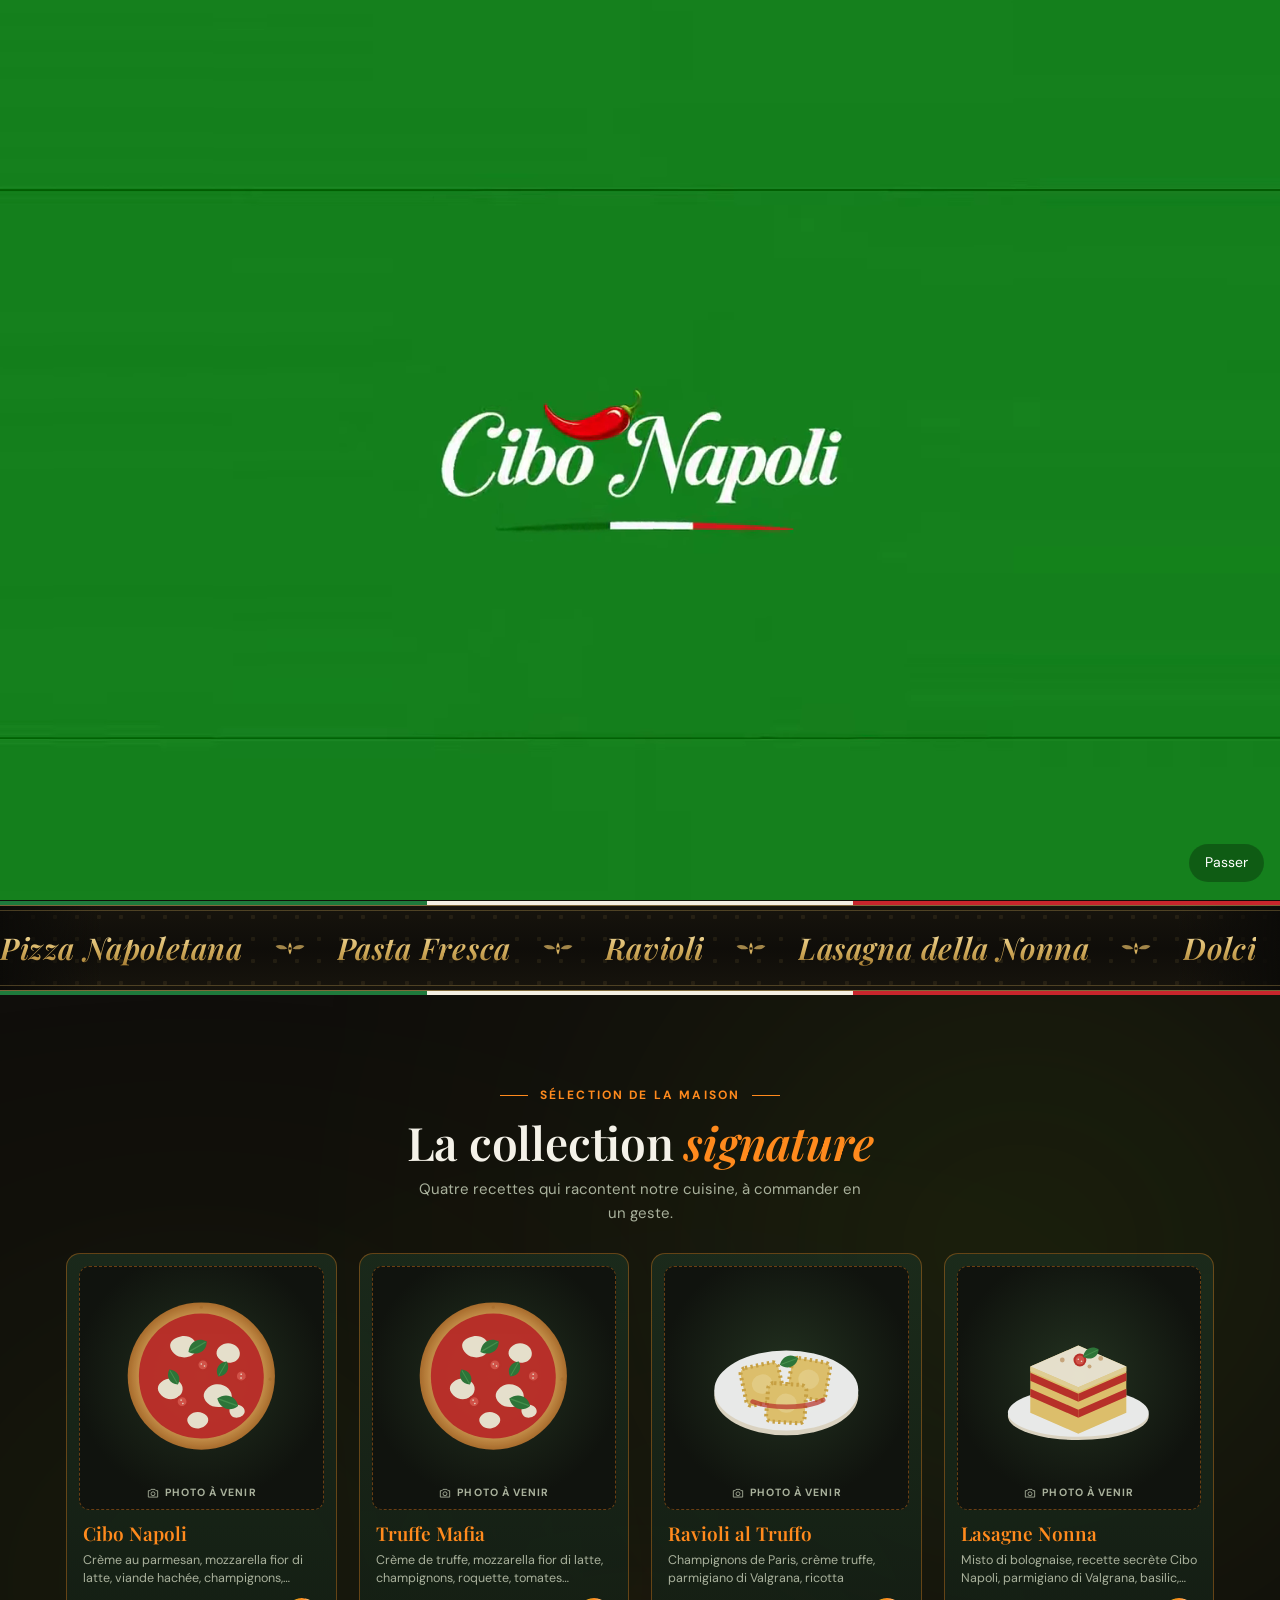
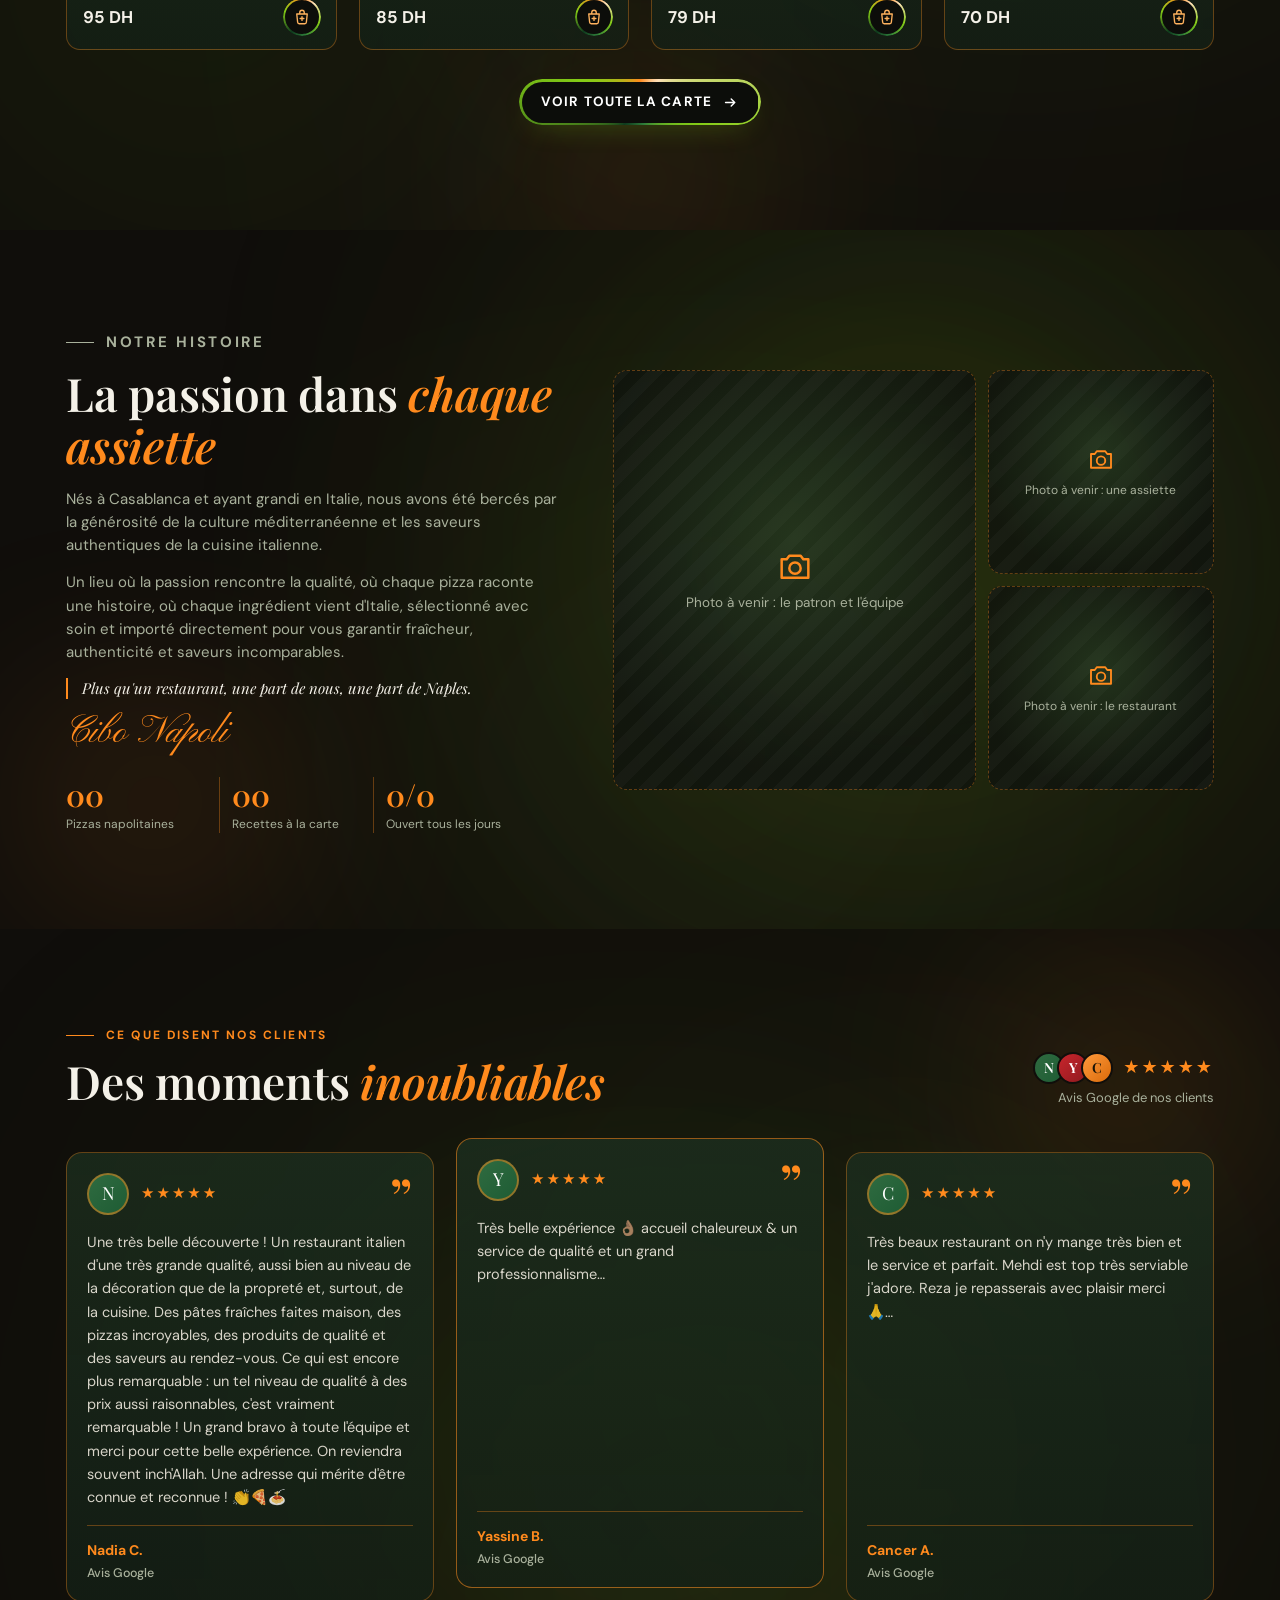
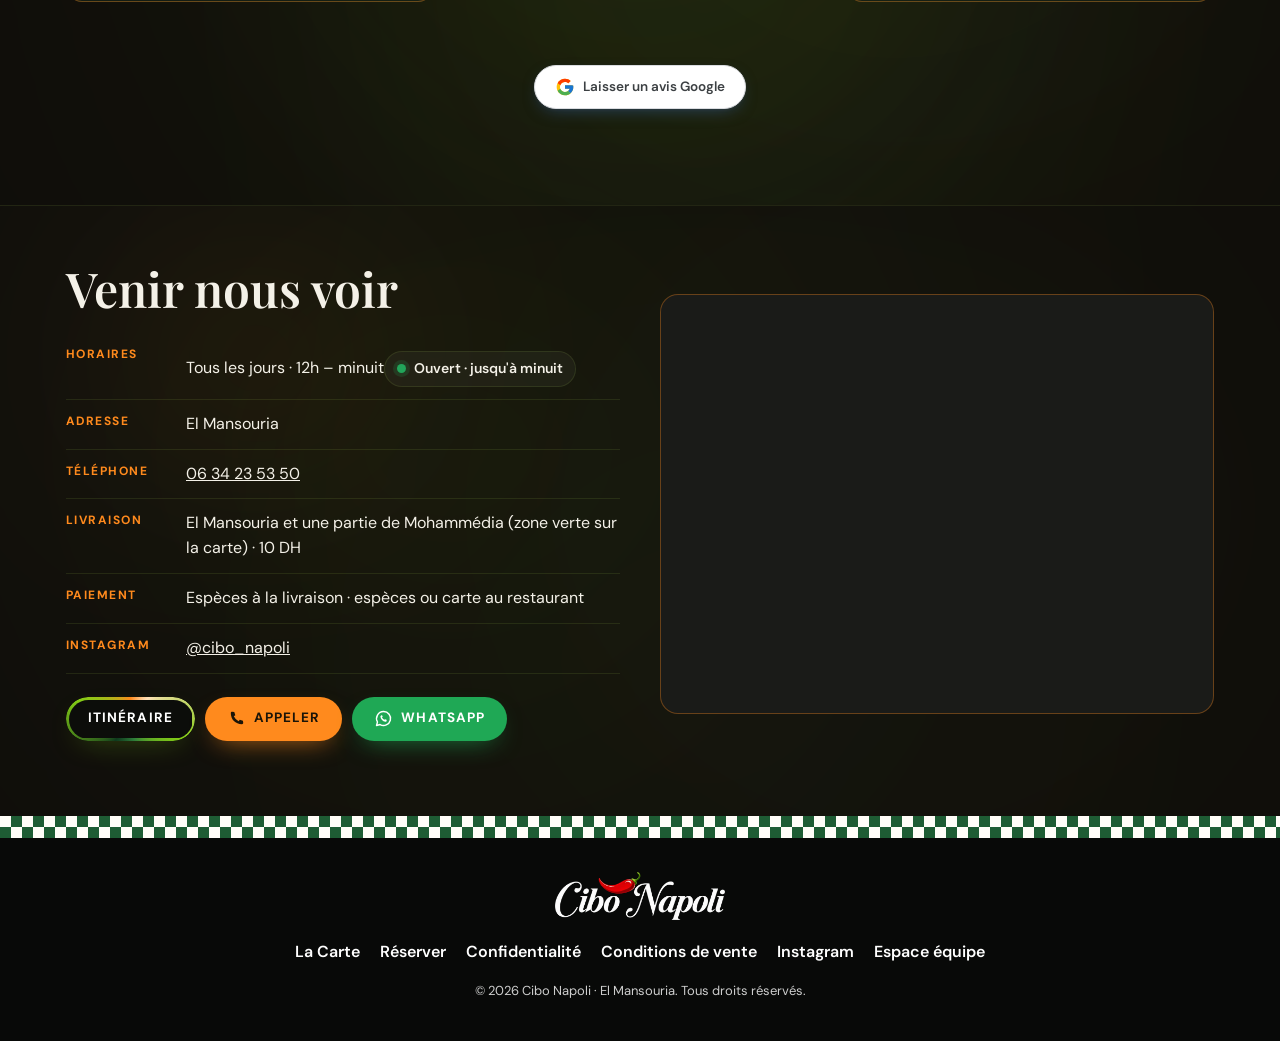
<file: index.html>
<!doctype html>
<html lang="fr" dir="ltr" class="intro-on">
<head>
  <meta charset="utf-8">
  <meta name="viewport" content="width=device-width, initial-scale=1, viewport-fit=cover">
  <title>Cibo Napoli · Pizzeria napolitaine à El Mansouria · Pizzas, pâtes fraîches, livraison</title>
  <meta name="description" content="Cibo Napoli, la bonne cuisine napolitaine à El Mansouria : pizzas napolitaines, pâtes fraîches, ravioli, lasagne et desserts. Ouvert tous les jours de 12h à minuit, à emporter, en livraison ou sur place (réservation en ligne).">
  <link rel="canonical" href="https://cibo-napoli.vercel.app/">
  <link rel="alternate" hreflang="fr" href="https://cibo-napoli.vercel.app/">
  <link rel="alternate" hreflang="en" href="https://cibo-napoli.vercel.app/?lang=en">
  <link rel="alternate" hreflang="x-default" href="https://cibo-napoli.vercel.app/">
  <meta name="theme-color" content="#1e5c34">
  <!-- dark mode before the first paint: the saved choice, or the phone's setting the first time -->

  <meta property="og:type" content="restaurant">
  <meta property="og:site_name" content="Cibo Napoli">
  <meta property="og:title" content="Cibo Napoli · Pizzeria napolitaine à El Mansouria · Pizzas, pâtes fraîches, livraison">
  <meta property="og:description" content="Cibo Napoli, la bonne cuisine napolitaine à El Mansouria : pizzas napolitaines, pâtes fraîches, ravioli, lasagne et desserts. Ouvert tous les jours de 12h à minuit, à emporter, en livraison ou sur place (réservation en ligne).">
  <meta property="og:url" content="https://cibo-napoli.vercel.app/">
  <meta property="og:image" content="https://cibo-napoli.vercel.app/assets/share.jpg">
  <meta property="og:image:width" content="1200">
  <meta property="og:image:height" content="630">
  <meta property="og:locale" content="fr_MA">
  <meta property="og:locale:alternate" content="en_GB">
  <meta name="twitter:card" content="summary_large_image">

  <link rel="icon" href="/favicon.ico" sizes="48x48">
  <link rel="icon" href="/assets/icons/icon-192.png" type="image/png" sizes="192x192">
  <link rel="apple-touch-icon" href="/assets/icons/apple-touch-icon.png">
  <link rel="manifest" href="/site.webmanifest">
  <meta name="mobile-web-app-capable" content="yes">
  <meta name="apple-mobile-web-app-capable" content="yes">
  <meta name="apple-mobile-web-app-title" content="Cibo Napoli">
  <meta name="apple-mobile-web-app-status-bar-style" content="black-translucent">

  <link rel="preload" href="/assets/fonts/playfair-display-italic-latin.woff2" as="font" type="font/woff2" crossorigin>
  <link rel="preload" href="/assets/fonts/dm-sans-latin.woff2" as="font" type="font/woff2" crossorigin>
  <link rel="preload" as="image" href="/assets/brand/logo-white.webp" fetchpriority="high">
  <link rel="preload" as="image" href="/assets/hero/pizza-plate-480.webp" media="(max-width: 899px)">
  <link rel="preload" as="image" href="/assets/hero/pizza-plate.webp" media="(min-width: 900px)">
  <link rel="stylesheet" href="/css/style.css?v=6">
  <noscript><style>.intro{display:none}</style></noscript>

  <!-- SCHEMA:START (generated by tools/build-seo.js from js/config.js and js/menu-data.js; do not edit by hand) -->
  <script type="application/ld+json">
  {
    "@context": "https://schema.org",
    "@graph": [
      {
        "@type": "Restaurant",
        "@id": "https://cibo-napoli.vercel.app/#restaurant",
        "name": "Cibo Napoli",
        "url": "https://cibo-napoli.vercel.app/",
        "logo": "https://cibo-napoli.vercel.app/assets/brand/logo-green-1200.png",
        "image": "https://cibo-napoli.vercel.app/assets/share.jpg",
        "telephone": "+212634235350",
        "servesCuisine": [
          "Italienne",
          "Pizza napolitaine",
          "Pâtes fraîches"
        ],
        "priceRange": "25 – 95 DH",
        "currenciesAccepted": "MAD",
        "paymentAccepted": "Espèces, carte bancaire (au restaurant)",
        "address": {
          "@type": "PostalAddress",
          "addressLocality": "El Mansouria",
          "addressCountry": "MA"
        },
        "geo": {
          "@type": "GeoCoordinates",
          "latitude": 33.7372332,
          "longitude": -7.3142341
        },
        "hasMap": "https://maps.app.goo.gl/SZC2hhTLup2dU2f38",
        "sameAs": [
          "https://www.instagram.com/cibo_napoli/"
        ],
        "openingHoursSpecification": [
          {
            "@type": "OpeningHoursSpecification",
            "dayOfWeek": [
              "Monday",
              "Tuesday",
              "Wednesday",
              "Thursday",
              "Friday",
              "Saturday",
              "Sunday"
            ],
            "opens": "12:00",
            "closes": "23:59"
          }
        ],
        "hasMenu": {
          "@id": "https://cibo-napoli.vercel.app/#menu"
        },
        "acceptsReservations": "https://cibo-napoli.vercel.app/reserver/",
        "potentialAction": {
          "@type": "OrderAction",
          "target": "https://cibo-napoli.vercel.app/commander/",
          "deliveryMethod": [
            "http://purl.org/goodrelations/v1#DeliveryModeOwnFleet",
            "http://purl.org/goodrelations/v1#DeliveryModePickUp"
          ]
        }
      },
      {
        "@type": "Menu",
        "@id": "https://cibo-napoli.vercel.app/#menu",
        "url": "https://cibo-napoli.vercel.app/commander/",
        "name": "La carta",
        "inLanguage": "fr",
        "hasMenuSection": [
          {
            "@type": "MenuSection",
            "name": "Pizze",
            "hasMenuItem": [
              {
                "@type": "MenuItem",
                "name": "Bella Margarita",
                "description": "Sauce tomate, mozzarella, basilic, huile d'olive",
                "offers": {
                  "@type": "Offer",
                  "price": "45",
                  "priceCurrency": "MAD"
                }
              },
              {
                "@type": "MenuItem",
                "name": "Al Pollo",
                "description": "Sauce tomate, mozzarella fior di latte, poulet grillé, champignons, basilic",
                "offers": {
                  "@type": "Offer",
                  "price": "55",
                  "priceCurrency": "MAD"
                }
              },
              {
                "@type": "MenuItem",
                "name": "Peperoni",
                "description": "Sauce tomate, mozzarella, pepperoni, basilic, huile d'olive, parmesan di Valgrana",
                "offers": {
                  "@type": "Offer",
                  "price": "55",
                  "priceCurrency": "MAD"
                }
              },
              {
                "@type": "MenuItem",
                "name": "Tonno e Cipollando",
                "description": "Sauce tomate, mozzarella latte, thon, oignon, basilic",
                "offers": {
                  "@type": "Offer",
                  "price": "55",
                  "priceCurrency": "MAD"
                }
              },
              {
                "@type": "MenuItem",
                "name": "Capricciosa",
                "description": "Crème parmesan, jambon, stracciatella, champignons, mozzarella, roquette, parmesan",
                "offers": {
                  "@type": "Offer",
                  "price": "59",
                  "priceCurrency": "MAD"
                }
              },
              {
                "@type": "MenuItem",
                "name": "Funghi",
                "description": "Crème parmesan, mozzarella fior di latte, champignons, huile de truffe, parmesan di Valgrana",
                "offers": {
                  "@type": "Offer",
                  "price": "59",
                  "priceCurrency": "MAD"
                }
              },
              {
                "@type": "MenuItem",
                "name": "Maradona",
                "description": "Crème de courgette, mozzarella fior di latte, fromage de chèvre, oignon rouge caramélisé, noix grillées, huile d'olive extra vierge",
                "offers": {
                  "@type": "Offer",
                  "price": "60",
                  "priceCurrency": "MAD"
                }
              },
              {
                "@type": "MenuItem",
                "name": "Verdura",
                "description": "Crème de courgette, mozzarella fior di latte, courgettes, oignons, champignons, roquette, parmesan di Valgrana",
                "offers": {
                  "@type": "Offer",
                  "price": "60",
                  "priceCurrency": "MAD"
                }
              },
              {
                "@type": "MenuItem",
                "name": "Diavola",
                "description": "Sauce blanche, mozzarella fior di latte, poulet grillé, dinde fumée, champignons, roquette",
                "offers": {
                  "@type": "Offer",
                  "price": "65",
                  "priceCurrency": "MAD"
                }
              },
              {
                "@type": "MenuItem",
                "name": "Formaggi Amore",
                "description": "Crème parmesan, mozzarella, gorgonzola, chèvre, parmesan di Valgrana",
                "offers": {
                  "@type": "Offer",
                  "price": "65",
                  "priceCurrency": "MAD"
                }
              },
              {
                "@type": "MenuItem",
                "name": "Carne",
                "description": "Sauce tomate, mozzarella latte, viande hachée, champignons, basilic, oignon",
                "offers": {
                  "@type": "Offer",
                  "price": "65",
                  "priceCurrency": "MAD"
                }
              },
              {
                "@type": "MenuItem",
                "name": "Chorizo e Carne",
                "description": "Sauce tomate, mozzarella fior di latte, champignons, viande hachée, pepperoni, basilic",
                "offers": {
                  "@type": "Offer",
                  "price": "69",
                  "priceCurrency": "MAD"
                }
              },
              {
                "@type": "MenuItem",
                "name": "Napolitaine",
                "description": "Sauce tomate, anchois marinés, mozzarella, câpres, basilic, tomates cerises, parmesan di Valgrana",
                "offers": {
                  "@type": "Offer",
                  "price": "69",
                  "priceCurrency": "MAD"
                }
              },
              {
                "@type": "MenuItem",
                "name": "Equilibrio",
                "description": "Crème de courgette, mozzarella latte, gorgonzola, bresaola de bœuf, tomates confites, noix",
                "offers": {
                  "@type": "Offer",
                  "price": "75",
                  "priceCurrency": "MAD"
                }
              },
              {
                "@type": "MenuItem",
                "name": "Tonno e Stracciatella",
                "description": "Crème parmesan, mozzarella latte, thon, formaggio di Napoli, mozzarella, stracciatella",
                "offers": {
                  "@type": "Offer",
                  "price": "75",
                  "priceCurrency": "MAD"
                }
              },
              {
                "@type": "MenuItem",
                "name": "Scusami",
                "description": "Crème parmesan, mozzarella fior di latte, champignons, roquette, jambon de dinde, stracciatella, avocat, tomates confites, parmesan di Valgrana",
                "offers": {
                  "@type": "Offer",
                  "price": "75",
                  "priceCurrency": "MAD"
                }
              },
              {
                "@type": "MenuItem",
                "name": "Truffe Mafia",
                "description": "Crème de truffe, mozzarella fior di latte, champignons, roquette, tomates confites, parmesan di Valgrana",
                "offers": {
                  "@type": "Offer",
                  "price": "85",
                  "priceCurrency": "MAD"
                }
              },
              {
                "@type": "MenuItem",
                "name": "Gamberi",
                "description": "Crème de courgette, mozzarella fior di latte, champignons, gambas, roquette, sauce pesto",
                "offers": {
                  "@type": "Offer",
                  "price": "85",
                  "priceCurrency": "MAD"
                }
              },
              {
                "@type": "MenuItem",
                "name": "Marinara",
                "description": "Sauce tomate, champignons, gambas, poulpe, moules, basilic",
                "offers": {
                  "@type": "Offer",
                  "price": "85",
                  "priceCurrency": "MAD"
                }
              },
              {
                "@type": "MenuItem",
                "name": "Cibo Napoli",
                "description": "Crème au parmesan, mozzarella fior di latte, viande hachée, champignons, roquette, jambon de bœuf, stracciatella, parmesan, tomates confites, sauce pesto, huile d'olive extra vierge",
                "offers": {
                  "@type": "Offer",
                  "price": "95",
                  "priceCurrency": "MAD"
                }
              }
            ]
          },
          {
            "@type": "MenuSection",
            "name": "Pasta fresca",
            "hasMenuItem": [
              {
                "@type": "MenuItem",
                "name": "Arrabiata Fuoco",
                "description": "Tomates, piment, ail, huile d'olive, basilic frais, olives noires",
                "offers": {
                  "@type": "Offer",
                  "price": "39",
                  "priceCurrency": "MAD"
                }
              },
              {
                "@type": "MenuItem",
                "name": "Alfredo",
                "description": "Crème de parmesan, poulet, champignons, parmesan di Valgrana",
                "offers": {
                  "@type": "Offer",
                  "price": "55",
                  "priceCurrency": "MAD"
                }
              },
              {
                "@type": "MenuItem",
                "name": "Pesto alla Genovese",
                "description": "Crème pesto, huile d'olive, stracciatella, basilic",
                "offers": {
                  "@type": "Offer",
                  "price": "55",
                  "priceCurrency": "MAD"
                }
              },
              {
                "@type": "MenuItem",
                "name": "Al Tonno",
                "description": "Sauce tomate, basilic, thon, câpres, tomates cerises, parmesan di Valgrana",
                "offers": {
                  "@type": "Offer",
                  "price": "58",
                  "priceCurrency": "MAD"
                }
              },
              {
                "@type": "MenuItem",
                "name": "Bolognaise",
                "description": "Sauce bolognaise traditionnelle maison, basilic frais et copeaux de parmesan di Valgrana",
                "offers": {
                  "@type": "Offer",
                  "price": "59",
                  "priceCurrency": "MAD"
                }
              },
              {
                "@type": "MenuItem",
                "name": "Formaggi di Campagna",
                "description": "Crème de parmesan, gorgonzola, chèvre, parmigiano di Valgrana, fromage rosso",
                "offers": {
                  "@type": "Offer",
                  "price": "59",
                  "priceCurrency": "MAD"
                }
              },
              {
                "@type": "MenuItem",
                "name": "Pesto Rosso",
                "description": "Crème maison, basilic, tomates confites, noix",
                "offers": {
                  "@type": "Offer",
                  "price": "60",
                  "priceCurrency": "MAD"
                }
              },
              {
                "@type": "MenuItem",
                "name": "Truffa Mafia",
                "description": "Crème de truffe noire, champignons, copeaux de parmesan",
                "offers": {
                  "@type": "Offer",
                  "price": "70",
                  "priceCurrency": "MAD"
                }
              },
              {
                "@type": "MenuItem",
                "name": "Pesto Gambas",
                "description": "Crème de pesto, gambas, parmesan, courgettes",
                "offers": {
                  "@type": "Offer",
                  "price": "75",
                  "priceCurrency": "MAD"
                }
              }
            ]
          },
          {
            "@type": "MenuSection",
            "name": "Ravioli",
            "hasMenuItem": [
              {
                "@type": "MenuItem",
                "name": "Ravioli Pollo",
                "description": "Ricotta, poulet, parmesan crémeux di Valgrana",
                "offers": {
                  "@type": "Offer",
                  "price": "60",
                  "priceCurrency": "MAD"
                }
              },
              {
                "@type": "MenuItem",
                "name": "Ravioli Bolognaise",
                "description": "Sauce tomate, viande hachée, ricotta, parmesan di Valgrana",
                "offers": {
                  "@type": "Offer",
                  "price": "69",
                  "priceCurrency": "MAD"
                }
              },
              {
                "@type": "MenuItem",
                "name": "Ravioli al Truffo",
                "description": "Champignons de Paris, crème truffe, parmigiano di Valgrana, ricotta",
                "offers": {
                  "@type": "Offer",
                  "price": "79",
                  "priceCurrency": "MAD"
                }
              }
            ]
          },
          {
            "@type": "MenuSection",
            "name": "Lasagna",
            "hasMenuItem": [
              {
                "@type": "MenuItem",
                "name": "Lasagne Nonna",
                "description": "Misto di bolognaise, recette secrète Cibo Napoli, parmigiano di Valgrana, basilic, mozzarella",
                "offers": {
                  "@type": "Offer",
                  "price": "70",
                  "priceCurrency": "MAD"
                }
              }
            ]
          },
          {
            "@type": "MenuSection",
            "name": "Nos plats",
            "hasMenuItem": [
              {
                "@type": "MenuItem",
                "name": "Milanese Pollo",
                "description": "Escalope panée croustillante (pâtes fraîches sauce maison, frites)",
                "offers": {
                  "@type": "Offer",
                  "price": "69",
                  "priceCurrency": "MAD"
                }
              },
              {
                "@type": "MenuItem",
                "name": "Émincé de poulet sauce champignon",
                "description": "Poulet mariné, sauce champignon (pâtes fraîches sauce maison, frites)",
                "offers": {
                  "@type": "Offer",
                  "price": "75",
                  "priceCurrency": "MAD"
                }
              }
            ]
          },
          {
            "@type": "MenuSection",
            "name": "Dolci",
            "hasMenuItem": [
              {
                "@type": "MenuItem",
                "name": "Panna cotta fruits rouges",
                "offers": {
                  "@type": "Offer",
                  "price": "25",
                  "priceCurrency": "MAD"
                }
              },
              {
                "@type": "MenuItem",
                "name": "Panna cotta mangue",
                "offers": {
                  "@type": "Offer",
                  "price": "25",
                  "priceCurrency": "MAD"
                }
              },
              {
                "@type": "MenuItem",
                "name": "Tiramisu",
                "offers": {
                  "@type": "Offer",
                  "price": "30",
                  "priceCurrency": "MAD"
                }
              },
              {
                "@type": "MenuItem",
                "name": "Crème brûlée",
                "offers": {
                  "@type": "Offer",
                  "price": "35",
                  "priceCurrency": "MAD"
                }
              },
              {
                "@type": "MenuItem",
                "name": "Cheesecake",
                "offers": {
                  "@type": "Offer",
                  "price": "40",
                  "priceCurrency": "MAD"
                }
              }
            ]
          },
          {
            "@type": "MenuSection",
            "name": "Boissons",
            "hasMenuItem": [
              {
                "@type": "MenuItem",
                "name": "Coca-Cola"
              },
              {
                "@type": "MenuItem",
                "name": "Sprite"
              },
              {
                "@type": "MenuItem",
                "name": "Hawai"
              },
              {
                "@type": "MenuItem",
                "name": "Schweppes"
              },
              {
                "@type": "MenuItem",
                "name": "Poms"
              }
            ]
          }
        ]
      },
      {
        "@type": "WebSite",
        "@id": "https://cibo-napoli.vercel.app/#website",
        "url": "https://cibo-napoli.vercel.app/",
        "name": "Cibo Napoli",
        "inLanguage": [
          "fr",
          "en"
        ]
      }
    ]
  }
  </script>
  <!-- SCHEMA:END -->
</head>
<body data-page="home">
  <a class="skip-link" href="#top" data-i18n="nav.home">Accueil</a>

  <!-- Opening animation (js/intro.js): the 4 s pizza box video, then the logo glides into the header.
       Once per visit; a tap skips it. Falls back to the logo on green if the video can't play. -->
  <div class="intro" id="intro" aria-hidden="true">
    <video class="intro__video" muted playsinline preload="auto" disablepictureinpicture disableremoteplayback></video>
    <script>(function(v){try{var q=new URLSearchParams(location.search);if(!v||!v.canPlayType||q.get("intro")==="0"||q.get("introvideo")==="0")return;var r=document.referrer&&new URL(document.referrer);if(r&&r.origin===location.origin&&r.pathname!==location.pathname)return;var n=performance.getEntriesByType&&performance.getEntriesByType("navigation")[0];if(n&&n.type==="back_forward")return;var m=v.canPlayType('video/mp4; codecs="avc1.4D401F"'),w=v.canPlayType('video/webm; codecs="vp9"');if(!m&&!w)return;var k=innerWidth>=innerHeight?"landscape":"portrait";v.dataset.kind=k;var f=k==="portrait"?"portrait-v2":k;v.poster="/assets/intro/intro-poster-"+f+".jpg";v.src="/assets/intro/intro-"+f+"."+(m?"mp4":"webm")}catch(e){}})(document.currentScript.previousElementSibling)</script>
    <div class="intro__center">
      <img class="intro__logo" src="/assets/brand/logo-white.webp" alt="" width="640" height="182">
      <p class="intro__tag">La Buona Cucina Napolitana</p>
    </div>
    <button class="intro__skip" type="button" tabindex="-1" data-i18n="intro.skip">Passer</button>
  </div>

  <header class="topbar">
    <div class="topbar__in">
      <button class="icon-btn burger" type="button" data-nav-toggle aria-controls="nav-panel" aria-expanded="false" data-i18n-aria="nav.open"><span></span><span></span><span></span></button>
      <a class="brand" href="/" data-keep-lang aria-label="Cibo Napoli">
        <img class="brand__logo" src="/assets/brand/logo-white.webp" alt="Cibo Napoli" width="640" height="182">
      </a>
      <nav class="topnav" aria-label="Menu">
        <a href="/" data-keep-lang data-i18n="nav.home">Accueil</a>
        <a href="/commander/" data-keep-lang data-i18n="nav.order">La Carte</a>
        <a href="/reserver/" data-keep-lang data-i18n="nav.book">Réserver</a>
        <a href="/#histoire" data-keep-lang data-i18n="nav.story">Notre histoire</a>
        <a href="/#avis" data-keep-lang data-i18n="nav.reviews">Avis</a>
        <a href="/#infos" data-keep-lang data-i18n="nav.info">Infos</a>
      </nav>
      <div class="topbar__actions">
        <div class="lang" role="group" data-i18n-aria="nav.lang">
          <a data-lang-link="fr" href="?">FR</a>
          <a data-lang-link="en" href="?lang=en">EN</a>
        </div>
        <a class="icon-btn cart-btn" href="/commander/?panier=1" data-keep-lang data-i18n-aria="nav.cart"><svg viewBox="0 0 24 24" aria-hidden="true"><path d="M5 8h14l-1.2 11.1a2 2 0 0 1-2 1.9H8.2a2 2 0 0 1-2-1.9L5 8zM9 8V6a3 3 0 0 1 6 0v2" fill="none" stroke="currentColor" stroke-width="1.9" stroke-linejoin="round"/></svg><span class="badge js-cart-count" hidden>0</span></a>
      </div>
    </div>
  </header>

  <!-- phones: the ☰ menu -->
  <div class="layer navpanel" id="nav-panel" hidden>
    <div class="layer__shade" data-close></div>
    <nav class="navpanel__panel" aria-label="Menu">
      <div class="navpanel__head">
        <img src="/assets/brand/logo-white.webp" alt="Cibo Napoli" width="640" height="182">
        <button class="layer__x" type="button" data-close data-i18n-aria="nav.close">×</button>
      </div>
      <div class="navpanel__links">
        <a href="/" data-keep-lang data-i18n="nav.home">Accueil</a>
        <a href="/commander/" data-keep-lang data-i18n="nav.order">La Carte</a>
        <a href="/reserver/" data-keep-lang data-i18n="nav.book">Réserver</a>
        <a href="/#infos" data-keep-lang data-i18n="nav.info">Infos</a>
      </div>
      <div class="navpanel__tools">
        <div class="lang lang--panel" role="group" data-i18n-aria="nav.lang">
          <a data-lang-link="fr" href="?">Français</a>
          <a data-lang-link="en" href="?lang=en">English</a>
        </div>
        <button class="btn btn--red btn--block install-btn install-btn--panel" type="button" data-install hidden><img src="/assets/icons/icon-192.png" alt="" width="26" height="26"><span data-i18n="nav.install">Installer</span></button>
      </div>
    </nav>
  </div>

  <main id="top">
    <!-- Hero: dark like a fine-dining page, the pizza on its plate with a warm light under it -->
    <section class="hero lux">
      <div class="aura aura--a" aria-hidden="true"><i></i><i></i><i></i><i></i></div>
      <div class="hero__in">
        <div class="hero__text">
          <p class="lux-eyebrow" data-i18n="hero.eyebrow">Pizzeria napolitaine · El Mansouria</p>
          <h1 class="hero__title"><span data-i18n="hero.t1">Le goût de l'Italie</span> <em data-i18n="hero.t2">dans votre assiette</em></h1>
          <div class="lux-rule" aria-hidden="true"><svg viewBox="0 0 40 14"><path d="M2 7c8-6 16-6 24 0M26 7c-4-4-2-6 3-6M26 7c-3 3-1 5 4 5M34 7h4" fill="none" stroke="currentColor" stroke-width="1.2" stroke-linecap="round"/></svg></div>
          <p class="hero__lead" data-i18n="hero.lead">Des ingrédients venus d'Italie, choisis avec soin, pour une vraie cuisine napolitaine.</p>
          <div class="hero__cta">
            <a class="btn btn--gold btn--menu" href="/commander/" data-keep-lang><svg class="btn__icon" viewBox="0 0 24 24" aria-hidden="true"><path d="M3.5 5.5c2.8-1.2 5.6-1 8.5.9 2.9-1.9 5.7-2.1 8.5-.9v13c-2.8-1.2-5.6-1-8.5.9-2.9-1.9-5.7-2.1-8.5-.9z" fill="none" stroke="currentColor" stroke-width="1.8" stroke-linejoin="round"/><path d="M12 6.4v13M6.3 9.3c1.3-.3 2.5-.2 3.6.3M6.3 12.3c1.3-.3 2.5-.2 3.6.3M14.1 9.6c1.1-.5 2.3-.6 3.6-.3M14.1 12.6c1.1-.5 2.3-.6 3.6-.3" fill="none" stroke="currentColor" stroke-width="1.5" stroke-linecap="round"/></svg><span data-i18n="hero.order">La Carte</span></a>
            <a class="btn btn--outline" href="/reserver/" data-keep-lang><span data-i18n="hero.reserve">Réserver une table</span><svg class="btn__arrow" viewBox="0 0 24 24" aria-hidden="true"><rect x="4" y="5.5" width="16" height="14" rx="2" fill="none" stroke="currentColor" stroke-width="1.8"/><path d="M4 10h16M9 3.5v4M15 3.5v4" stroke="currentColor" stroke-width="1.8" stroke-linecap="round"/></svg></a>
            <a class="btn btn--text hero__wide" data-maps href="#" target="_blank" rel="noopener">
              <svg viewBox="0 0 24 24" aria-hidden="true"><path d="M12 21s-7-6.2-7-11.5a7 7 0 0 1 14 0C19 14.8 12 21 12 21z" fill="none" stroke="currentColor" stroke-width="2" stroke-linejoin="round"/><circle cx="12" cy="9.5" r="2.5" fill="none" stroke="currentColor" stroke-width="2"/></svg>
              <span data-i18n="hero.directions">Itinéraire</span>
            </a>
          </div>
          <p class="status" data-status><span class="status__dot" aria-hidden="true"></span><span class="status__text"></span></p>
          <ul class="hero__facts" id="hero-facts"></ul>
        </div>
        <div class="hero__media" id="hero-media"></div>
      </div>
    </section>

    <!-- An Italian band between the hero and the signature collection: gold hairlines, the tricolore, the words of
         the house drifting slowly (still with « reduce motion »). Decorative only. -->
    <div class="itband" aria-hidden="true">
      <div class="itband__tri"><i></i><i></i><i></i></div>
      <div class="itband__body">
        <div class="itband__run"><span class="itband__word">Pizza Napoletana</span><svg class="itband__orn" viewBox="0 0 40 20" aria-hidden="true"><path d="M20 3c2.6 3 2.6 11 0 14-2.6-3-2.6-11 0-14z" fill="currentColor"/><path d="M17 10c-4-4-9-5-14-3 3 4 8 5 14 3zM23 10c4-4 9-5 14-3-3 4-8 5-14 3z" fill="currentColor" opacity=".75"/><circle cx="20" cy="10" r="1.6" fill="#1a1408"/></svg><span class="itband__word">Pasta Fresca</span><svg class="itband__orn" viewBox="0 0 40 20" aria-hidden="true"><path d="M20 3c2.6 3 2.6 11 0 14-2.6-3-2.6-11 0-14z" fill="currentColor"/><path d="M17 10c-4-4-9-5-14-3 3 4 8 5 14 3zM23 10c4-4 9-5 14-3-3 4-8 5-14 3z" fill="currentColor" opacity=".75"/><circle cx="20" cy="10" r="1.6" fill="#1a1408"/></svg><span class="itband__word">Ravioli</span><svg class="itband__orn" viewBox="0 0 40 20" aria-hidden="true"><path d="M20 3c2.6 3 2.6 11 0 14-2.6-3-2.6-11 0-14z" fill="currentColor"/><path d="M17 10c-4-4-9-5-14-3 3 4 8 5 14 3zM23 10c4-4 9-5 14-3-3 4-8 5-14 3z" fill="currentColor" opacity=".75"/><circle cx="20" cy="10" r="1.6" fill="#1a1408"/></svg><span class="itband__word">Lasagna della Nonna</span><svg class="itband__orn" viewBox="0 0 40 20" aria-hidden="true"><path d="M20 3c2.6 3 2.6 11 0 14-2.6-3-2.6-11 0-14z" fill="currentColor"/><path d="M17 10c-4-4-9-5-14-3 3 4 8 5 14 3zM23 10c4-4 9-5 14-3-3 4-8 5-14 3z" fill="currentColor" opacity=".75"/><circle cx="20" cy="10" r="1.6" fill="#1a1408"/></svg><span class="itband__word">Dolci</span><svg class="itband__orn" viewBox="0 0 40 20" aria-hidden="true"><path d="M20 3c2.6 3 2.6 11 0 14-2.6-3-2.6-11 0-14z" fill="currentColor"/><path d="M17 10c-4-4-9-5-14-3 3 4 8 5 14 3zM23 10c4-4 9-5 14-3-3 4-8 5-14 3z" fill="currentColor" opacity=".75"/><circle cx="20" cy="10" r="1.6" fill="#1a1408"/></svg><span class="itband__word">Dal cuore di Napoli</span><svg class="itband__orn" viewBox="0 0 40 20" aria-hidden="true"><path d="M20 3c2.6 3 2.6 11 0 14-2.6-3-2.6-11 0-14z" fill="currentColor"/><path d="M17 10c-4-4-9-5-14-3 3 4 8 5 14 3zM23 10c4-4 9-5 14-3-3 4-8 5-14 3z" fill="currentColor" opacity=".75"/><circle cx="20" cy="10" r="1.6" fill="#1a1408"/></svg><span class="itband__word">La Buona Cucina Napolitana</span><svg class="itband__orn" viewBox="0 0 40 20" aria-hidden="true"><path d="M20 3c2.6 3 2.6 11 0 14-2.6-3-2.6-11 0-14z" fill="currentColor"/><path d="M17 10c-4-4-9-5-14-3 3 4 8 5 14 3zM23 10c4-4 9-5 14-3-3 4-8 5-14 3z" fill="currentColor" opacity=".75"/><circle cx="20" cy="10" r="1.6" fill="#1a1408"/></svg><span class="itband__word">Pizza Napoletana</span><svg class="itband__orn" viewBox="0 0 40 20" aria-hidden="true"><path d="M20 3c2.6 3 2.6 11 0 14-2.6-3-2.6-11 0-14z" fill="currentColor"/><path d="M17 10c-4-4-9-5-14-3 3 4 8 5 14 3zM23 10c4-4 9-5 14-3-3 4-8 5-14 3z" fill="currentColor" opacity=".75"/><circle cx="20" cy="10" r="1.6" fill="#1a1408"/></svg><span class="itband__word">Pasta Fresca</span><svg class="itband__orn" viewBox="0 0 40 20" aria-hidden="true"><path d="M20 3c2.6 3 2.6 11 0 14-2.6-3-2.6-11 0-14z" fill="currentColor"/><path d="M17 10c-4-4-9-5-14-3 3 4 8 5 14 3zM23 10c4-4 9-5 14-3-3 4-8 5-14 3z" fill="currentColor" opacity=".75"/><circle cx="20" cy="10" r="1.6" fill="#1a1408"/></svg><span class="itband__word">Ravioli</span><svg class="itband__orn" viewBox="0 0 40 20" aria-hidden="true"><path d="M20 3c2.6 3 2.6 11 0 14-2.6-3-2.6-11 0-14z" fill="currentColor"/><path d="M17 10c-4-4-9-5-14-3 3 4 8 5 14 3zM23 10c4-4 9-5 14-3-3 4-8 5-14 3z" fill="currentColor" opacity=".75"/><circle cx="20" cy="10" r="1.6" fill="#1a1408"/></svg><span class="itband__word">Lasagna della Nonna</span><svg class="itband__orn" viewBox="0 0 40 20" aria-hidden="true"><path d="M20 3c2.6 3 2.6 11 0 14-2.6-3-2.6-11 0-14z" fill="currentColor"/><path d="M17 10c-4-4-9-5-14-3 3 4 8 5 14 3zM23 10c4-4 9-5 14-3-3 4-8 5-14 3z" fill="currentColor" opacity=".75"/><circle cx="20" cy="10" r="1.6" fill="#1a1408"/></svg><span class="itband__word">Dolci</span><svg class="itband__orn" viewBox="0 0 40 20" aria-hidden="true"><path d="M20 3c2.6 3 2.6 11 0 14-2.6-3-2.6-11 0-14z" fill="currentColor"/><path d="M17 10c-4-4-9-5-14-3 3 4 8 5 14 3zM23 10c4-4 9-5 14-3-3 4-8 5-14 3z" fill="currentColor" opacity=".75"/><circle cx="20" cy="10" r="1.6" fill="#1a1408"/></svg><span class="itband__word">Dal cuore di Napoli</span><svg class="itband__orn" viewBox="0 0 40 20" aria-hidden="true"><path d="M20 3c2.6 3 2.6 11 0 14-2.6-3-2.6-11 0-14z" fill="currentColor"/><path d="M17 10c-4-4-9-5-14-3 3 4 8 5 14 3zM23 10c4-4 9-5 14-3-3 4-8 5-14 3z" fill="currentColor" opacity=".75"/><circle cx="20" cy="10" r="1.6" fill="#1a1408"/></svg><span class="itband__word">La Buona Cucina Napolitana</span><svg class="itband__orn" viewBox="0 0 40 20" aria-hidden="true"><path d="M20 3c2.6 3 2.6 11 0 14-2.6-3-2.6-11 0-14z" fill="currentColor"/><path d="M17 10c-4-4-9-5-14-3 3 4 8 5 14 3zM23 10c4-4 9-5 14-3-3 4-8 5-14 3z" fill="currentColor" opacity=".75"/><circle cx="20" cy="10" r="1.6" fill="#1a1408"/></svg></div>
      </div>
      <div class="itband__tri"><i></i><i></i><i></i></div>
    </div>

    <!-- Signature collection: 4 dishes from the menu (js/config.js → signature), photos when they arrive -->
    <section class="sig lux" id="signature" aria-labelledby="sig-title">
      <div class="aura aura--b" aria-hidden="true"><i></i><i></i><i></i><i></i></div>
      <div class="wrap">
        <header class="lux-head">
          <p class="lux-eyebrow lux-eyebrow--center" data-i18n="sig.eyebrow">Sélection de la maison</p>
          <h2 class="lux-title" id="sig-title"><span data-i18n="sig.t1">La collection</span> <em data-i18n="sig.t2">signature</em></h2>
          <p class="lux-lead" data-i18n="sig.lead"></p>
        </header>
        <div class="sig__viewport"><div class="sig__list" id="sig-list"></div></div>
        <p class="center"><a class="btn btn--outline" href="/commander/" data-keep-lang><span data-i18n="sig.all">Voir toute la carte</span><svg class="btn__arrow" viewBox="0 0 24 24" aria-hidden="true"><path d="M5 12h13M13 7l5 5-5 5" fill="none" stroke="currentColor" stroke-width="2" stroke-linecap="round" stroke-linejoin="round"/></svg></a></p>
      </div>
    </section>

    <!-- Our story: text, signature, real numbers from the menu, 3 photos (js/config.js → homePhotos) -->
    <section class="story lux" id="histoire" aria-labelledby="story-title">
      <div class="aura aura--c" aria-hidden="true"><i></i><i></i><i></i><i></i></div>
      <div class="wrap story__in">
        <div class="story__text">
          <p class="lux-eyebrow" data-i18n="story.eyebrow">Notre histoire</p>
          <h2 class="lux-title" id="story-title"><span data-i18n="story.t1">La passion dans</span> <em data-i18n="story.t2">chaque assiette</em></h2>
          <p data-i18n="story.p1"></p>
          <p data-i18n="story.p4"></p>
          <p class="story__quote" data-i18n="story.quote"></p>
          <p class="story__sign" aria-hidden="true">Cibo Napoli</p>
          <ul class="story__stats" id="story-stats"></ul>
        </div>
        <div class="story__photos">
          <figure class="ph ph--team" data-photo="team"></figure>
          <figure class="ph ph--plate" data-photo="plate"></figure>
          <figure class="ph ph--outside" data-photo="outside"></figure>
        </div>
      </div>
    </section>

    <!-- Unforgettable experiences: the real Google reviews (js/reviews.js) -->
    <section class="reviews lux" id="avis" aria-labelledby="reviews-title">
      <div class="aura aura--d" aria-hidden="true"><i></i><i></i><i></i><i></i></div>
      <div class="wrap">
        <div class="xp__head">
          <div>
            <p class="lux-eyebrow" data-i18n="reviews.eyebrow">Ce que disent nos clients</p>
            <h2 class="lux-title" id="reviews-title"><span data-i18n="reviews.t1">Des moments</span> <em data-i18n="reviews.t2">inoubliables</em></h2>
          </div>
          <div class="xp__score">
            <span class="xp__faces" id="xp-faces" aria-hidden="true"></span>
            <span class="xp__stars" aria-label="5/5">★★★★★</span>
            <span class="xp__src" data-i18n="reviews.lead">Avis Google de nos clients</span>
          </div>
        </div>
        <div class="xp__track">
          <button class="xp__arrow xp__arrow--prev" type="button" data-xp="-1" data-i18n-aria="reviews.prev"><svg viewBox="0 0 24 24" aria-hidden="true"><path d="M15 6l-6 6 6 6" fill="none" stroke="currentColor" stroke-width="2" stroke-linecap="round" stroke-linejoin="round"/></svg></button>
          <div class="reviews__list" id="reviews-list"></div>
          <button class="xp__arrow xp__arrow--next" type="button" data-xp="1" data-i18n-aria="reviews.next"><svg viewBox="0 0 24 24" aria-hidden="true"><path d="M9 6l6 6-6 6" fill="none" stroke="currentColor" stroke-width="2" stroke-linecap="round" stroke-linejoin="round"/></svg></button>
        </div>
        <div class="xp__dots" id="xp-dots"></div>
        <p class="center"><a class="btn btn--google" data-review-link href="#" target="_blank" rel="noopener"><svg class="btn__icon btn__icon--g" viewBox="0 0 48 48" aria-hidden="true"><path fill="#FFC107" d="M43.6 20.5H42V20H24v8h11.3C33.7 32.7 29.2 36 24 36c-6.6 0-12-5.4-12-12s5.4-12 12-12c3.1 0 5.8 1.2 7.9 3.1l5.7-5.7C34 6.1 29.3 4 24 4 12.9 4 4 12.9 4 24s8.9 20 20 20 20-8.9 20-20c0-1.3-.1-2.4-.4-3.5z"/><path fill="#FF3D00" d="M6.3 14.7l6.6 4.8C14.7 15.1 19 12 24 12c3.1 0 5.8 1.2 7.9 3.1l5.7-5.7C34 6.1 29.3 4 24 4 16.3 4 9.7 8.3 6.3 14.7z"/><path fill="#4CAF50" d="M24 44c5.2 0 9.9-2 13.4-5.2l-6.2-5.2C29.2 35.1 26.7 36 24 36c-5.2 0-9.6-3.3-11.3-7.9l-6.5 5C9.5 39.6 16.2 44 24 44z"/><path fill="#1976D2" d="M43.6 20.5H42V20H24v8h11.3c-.8 2.2-2.2 4.2-4.1 5.6l6.2 5.2C37 39.2 44 34 44 24c0-1.3-.1-2.4-.4-3.5z"/></svg><span data-i18n="reviews.write">Laisser un avis Google</span></a></p>
      </div>
    </section>

    <section class="info lux" id="infos" aria-labelledby="info-title">
      <div class="aura aura--e" aria-hidden="true"><i></i><i></i><i></i><i></i></div>
      <div class="wrap info__in">
        <div class="info__text">
          <h2 class="section-title" id="info-title" data-i18n="info.title">Venir nous voir</h2>
          <dl class="info__list">
            <div><dt data-i18n="info.hours">Horaires</dt><dd><span id="info-hours"></span><p class="status" data-status><span class="status__dot" aria-hidden="true"></span><span class="status__text"></span></p></dd></div>
            <div><dt data-i18n="info.address">Adresse</dt><dd id="info-address"></dd></div>
            <div><dt data-i18n="info.phone">Téléphone</dt><dd><a data-phone="text" href="#"></a></dd></div>
            <div><dt data-i18n="info.delivery">Livraison</dt><dd id="info-delivery"></dd></div>
            <div><dt data-i18n="info.payment">Paiement</dt><dd id="info-payment"></dd></div>
            <div><dt>Instagram</dt><dd><a data-insta="text" href="#" target="_blank" rel="noopener"></a></dd></div>
          </dl>
          <div class="info__cta">
            <a class="btn btn--green" data-maps href="#" target="_blank" rel="noopener" data-i18n="info.directions">Itinéraire</a>
            <a class="btn btn--call" data-phone href="#"><svg class="btn__icon" viewBox="0 0 24 24" aria-hidden="true"><path d="M6.6 3.5l2.6.4 1.3 4-1.9 1.4a11.5 11.5 0 0 0 6.1 6.1l1.4-1.9 4 1.3.4 2.6c.1.9-.6 1.8-1.6 1.8C10.6 19.2 4.8 13.4 4.8 5.1c0-1 .9-1.7 1.8-1.6z" fill="currentColor"/></svg><span data-i18n="info.call">Appeler</span></a>
            <a class="btn btn--wa" data-wa href="#" target="_blank" rel="noopener"><svg class="btn__icon" viewBox="0 0 24 24" aria-hidden="true"><path d="M12 3.2a8.8 8.8 0 0 0-7.6 13.2L3.2 20.8l4.5-1.2A8.8 8.8 0 1 0 12 3.2z" fill="none" stroke="currentColor" stroke-width="1.8" stroke-linejoin="round"/><path d="M9 7.8l1.2.1.8 2-.9.9c.6 1.3 1.6 2.3 2.9 2.9l.9-.9 2 .8.1 1.2c0 .8-.8 1.4-1.6 1.3-3.3-.4-5.9-3-6.3-6.3-.1-.8.5-1.6 1.3-1.6z" fill="currentColor"/></svg><span data-i18n="info.whatsapp">WhatsApp</span></a>
          </div>
        </div>
        <div class="info__map" id="info-map" role="img" aria-label="Carte · Cibo Napoli, El Mansouria"></div>
      </div>
    </section>
  </main>

  <footer class="footer">
    <div class="checkers checkers--top" aria-hidden="true"></div>
    <div class="wrap footer__in">
      <img class="footer__logo" src="/assets/brand/logo-white.webp" alt="Cibo Napoli" width="640" height="182" loading="lazy">
      <nav class="footer__links">
        <a href="/commander/" data-keep-lang data-i18n="nav.order">La Carte</a>
        <a href="/reserver/" data-keep-lang data-i18n="nav.book">Réserver</a>
        <a href="/confidentialite/" data-keep-lang data-i18n="footer.privacy">Confidentialité</a>
        <a href="/conditions/" data-keep-lang data-i18n="footer.terms">Conditions de vente</a>
        <a data-insta href="#" target="_blank" rel="noopener">Instagram</a>
        <a href="/commandes/" data-i18n="footer.staff">Espace équipe</a>
      </nav>
      <p class="footer__copy">© <span id="year"></span> Cibo Napoli · El Mansouria. <span data-i18n="footer.rights">Tous droits réservés.</span></p>
    </div>
  </footer>

  <!-- Instagram -->
  <a class="ig-fab" data-insta href="https://www.instagram.com/cibo_napoli/" target="_blank" rel="noopener" data-i18n-aria="ig.label"><svg viewBox="0 0 24 24" aria-hidden="true"><rect x="3" y="3" width="18" height="18" rx="5" fill="none" stroke="currentColor" stroke-width="2"/><circle cx="12" cy="12" r="4.2" fill="none" stroke="currentColor" stroke-width="2"/><circle cx="17.3" cy="6.7" r="1.3" fill="currentColor"/></svg></a>

  <!-- iPhone: how to install -->
  <div class="layer sheet" id="ios-steps" role="dialog" aria-modal="true" aria-labelledby="ios-title" hidden>
    <div class="layer__shade" data-close></div>
    <div class="sheet__panel">
      <button class="layer__x" type="button" data-close data-i18n-aria="opt.close">×</button>
      <img class="ios__icon" src="/assets/icons/icon-192.png" alt="" width="72" height="72">
      <h3 class="sheet__title" id="ios-title" data-i18n="install.ios.title">Installer sur iPhone</h3>
      <ol class="ios__steps" id="ios-list"></ol>
      <button class="btn btn--green btn--block" type="button" data-close data-i18n="install.ok">Compris</button>
    </div>
  </div>

  <!-- install banner (Android, iPhone) -->
  <div class="install-banner" id="install-banner" role="dialog" aria-labelledby="ib-title">
    <img src="/assets/icons/icon-192.png" alt="" width="48" height="48">
    <div class="install-banner__text"><strong id="ib-title" data-i18n="install.title">Cibo Napoli sur votre écran d'accueil</strong><span data-i18n="install.text"></span></div>
    <div class="install-banner__btns">
      <button class="btn btn--sm btn--ghost" type="button" id="install-later" data-i18n="install.later">Plus tard</button>
      <button class="btn btn--sm btn--red" type="button" id="install-go" data-i18n="install.cta">Installer</button>
    </div>
  </div>

  <div class="tracker" id="tracker" hidden></div>
  <div class="toast" id="toast" role="status" aria-live="polite"></div>
  <noscript><p class="noscript">Activez JavaScript pour commander, ou appelez le 06 34 23 53 50.</p></noscript>

  <script src="/js/intro.js?v=6"></script>
  <script src="/js/config.js?v=6"></script>
  <script src="/js/i18n.js?v=6"></script>
  <script src="/js/reviews.js?v=2"></script>
  <script src="/js/menu-data.js?v=2"></script>
  <script src="/js/art.js?v=2"></script>
  <script src="/js/orders.js?v=3"></script>
  <script src="/js/common.js?v=6"></script>
  <script src="/js/home.js?v=5"></script>
</body>
</html>
</file>
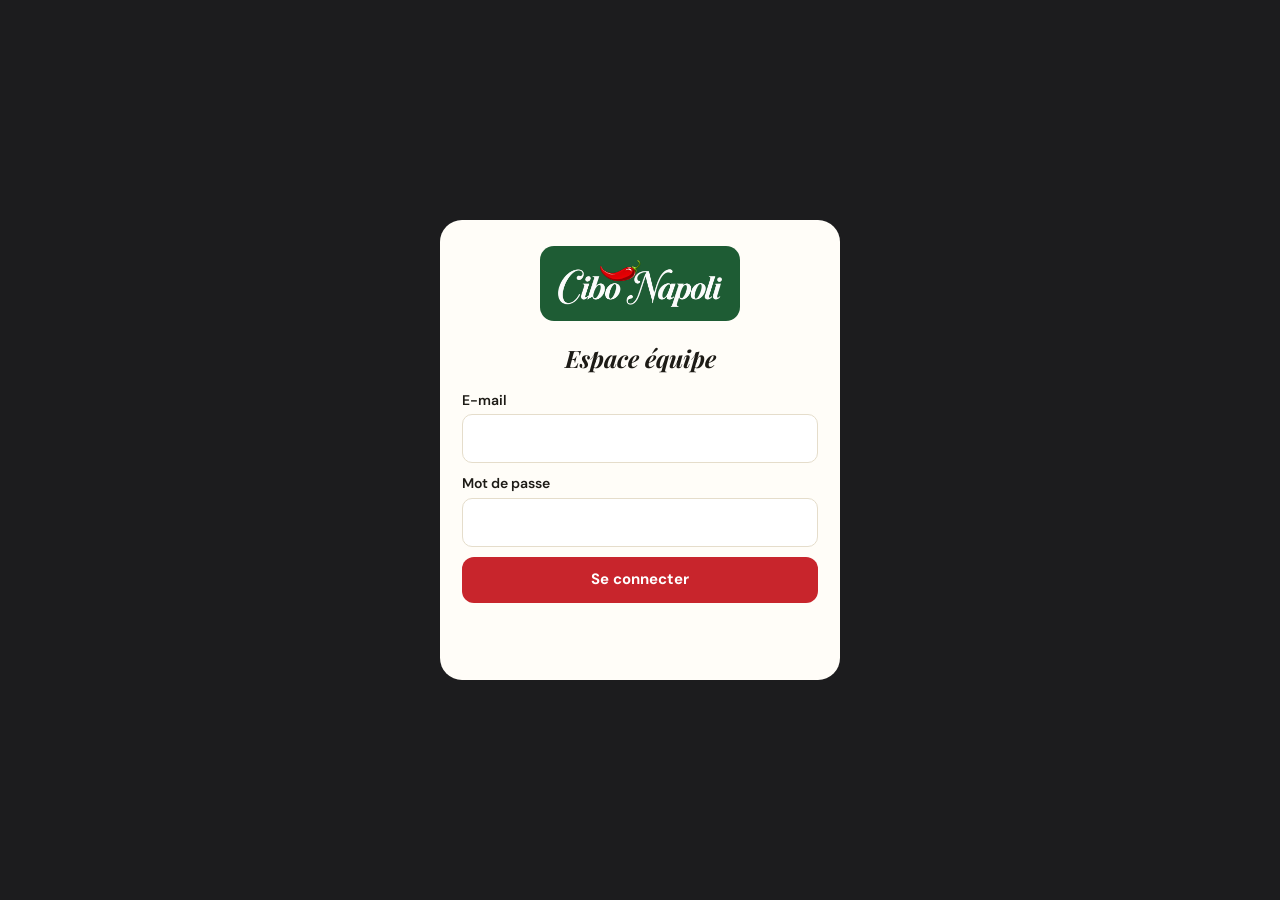
<file: commandes/index.html>
<!doctype html>
<html lang="fr">
<head>
  <meta charset="utf-8">
  <meta name="viewport" content="width=device-width, initial-scale=1, viewport-fit=cover">
  <title>Commandes · Cibo Napoli</title>
  <meta name="robots" content="noindex, nofollow">
  <meta name="theme-color" content="#1c1c1e">
  <link rel="icon" href="/assets/icons/staff-192.png" type="image/png">
  <link rel="apple-touch-icon" href="/assets/icons/staff-apple-touch-icon.png">
  <link rel="manifest" href="/commandes/staff.webmanifest">
  <meta name="mobile-web-app-capable" content="yes">
  <meta name="apple-mobile-web-app-capable" content="yes">
  <meta name="apple-mobile-web-app-title" content="CN Commandes">
  <link rel="stylesheet" href="/commandes/commandes.css?v=3">
</head>
<body>
  <!-- Sign in -->
  <section class="screen" id="login" hidden>
    <div class="card login">
      <img class="login__logo" src="/assets/brand/logo-white.webp" alt="Cibo Napoli" width="640" height="182">
      <h1>Espace équipe</h1>
      <form id="login-form" autocomplete="on">
        <label>E-mail<input name="email" type="email" autocomplete="username" required></label>
        <label>Mot de passe<input name="password" type="password" autocomplete="current-password" required></label>
        <button class="btn btn--red btn--block" id="login-btn" type="submit">Se connecter</button>
      </form>
      <div id="demo-login" hidden>
        <p class="demo-note">Mode démo : les commandes restent dans ce navigateur. Passez une commande sur <a href="/" target="_blank" rel="noopener">le site</a> dans un autre onglet.</p>
        <button class="btn btn--red btn--block" type="button" data-demo-role="staff">Entrer comme l'équipe</button>
        <button class="btn btn--line btn--block" type="button" data-demo-role="owner">Entrer comme le propriétaire</button>
      </div>
      <p class="login__err" id="login-error" role="alert"></p>
    </div>
  </section>

  <!-- Start of service: one tap lets the page ring and keeps the screen awake -->
  <section class="screen" id="start" hidden>
    <div class="card start">
      <p class="start__place" id="start-place"></p>
      <button class="btn btn--red btn--xl" id="start-btn" type="button">Démarrer le service</button>
      <p class="muted">Le son et l'écran allumé ont besoin d'un toucher pour démarrer.</p>
    </div>
  </section>

  <!-- The app -->
  <section id="app" hidden>
    <header class="bar">
      <img class="bar__logo" src="/assets/brand/logo-white.webp" alt="Cibo Napoli" width="640" height="182">
      <div class="bar__place"><span id="place"></span><span class="pill pill--demo" id="demo-pill" hidden>DÉMO</span></div>
      <nav class="tabs" role="tablist">
        <button role="tab" type="button" data-tab="orders" aria-selected="true">Commandes <span class="tabs__n" id="count-new" hidden></span></button>
        <button role="tab" type="button" data-tab="book" aria-selected="false">Réservations <span class="tabs__n" id="count-book" hidden></span></button>
        <button role="tab" type="button" data-tab="stats" aria-selected="false">Statistiques</button>
      </nav>
      <button class="bar__menu" type="button" id="menu-btn" aria-haspopup="true" aria-expanded="false" aria-label="Menu">☰</button>
      <div class="menu" id="menu" hidden>
        <button type="button" data-act="sound" class="staff-only">🔔 Tester la sonnerie</button>
        <button type="button" data-act="push" class="staff-only">📲 Activer les notifications</button>
        <button type="button" data-act="push-test" class="staff-only">Envoyer une notification test</button>
        <button type="button" data-act="install" id="install-btn" hidden>⬇︎ Installer l'app</button>
        <button type="button" data-act="seed" class="demo-only">Remplir avec des exemples (démo)</button>
        <button type="button" data-act="clear" class="demo-only">Effacer les commandes de démo</button>
        <button type="button" data-act="logout">Se déconnecter</button>
      </div>
    </header>

    <main class="main">
      <div id="tab-orders" class="board" role="tabpanel">
        <p class="offline" id="offline" hidden>Connexion perdue · nouvelle tentative…</p>
        <section class="col">
          <h2>Nouvelles <span class="count" id="n-new"></span></h2>
          <div class="list" id="list-new"></div>
        </section>
        <section class="col">
          <h2>En cours <span class="count" id="n-doing"></span></h2>
          <div class="list" id="list-doing"></div>
        </section>
        <section class="col">
          <h2>Terminées (24 h) <span class="count" id="n-done"></span></h2>
          <div class="list" id="list-done"></div>
        </section>
      </div>

      <div id="tab-book" class="board" role="tabpanel" hidden>
        <section class="col">
          <h2>À confirmer <span class="count" id="n-bnew"></span></h2>
          <div class="list" id="list-bnew"></div>
        </section>
        <section class="col">
          <h2>Confirmées <span class="count" id="n-bok"></span></h2>
          <div class="list" id="list-bok"></div>
        </section>
        <section class="col">
          <h2>Passées, refusées ou annulées <span class="count" id="n-bold"></span></h2>
          <div class="list" id="list-bold"></div>
        </section>
      </div>

      <div id="tab-stats" role="tabpanel" hidden>
        <div class="periods" id="periods" role="group" aria-label="Période">
          <button type="button" data-p="today" aria-pressed="true">Aujourd'hui</button>
          <button type="button" data-p="yesterday">Hier</button>
          <button type="button" data-p="week">Cette semaine</button>
          <button type="button" data-p="lastweek">Semaine dernière</button>
          <button type="button" data-p="month">Ce mois</button>
          <button type="button" data-p="lastmonth">Mois dernier</button>
        </div>
        <p class="muted" id="stats-range"></p>
        <div class="tiles" id="stats-tiles"></div>
        <div class="stats-grid">
          <section class="panel"><h3>Meilleures ventes</h3><ol class="best" id="stats-best"></ol></section>
          <section class="panel"><h3 id="stats-bars-title">Commandes par heure</h3><div class="bars" id="stats-bars"></div></section>
        </div>
        <p class="muted small">Chiffre d'affaires = commandes terminées. Une journée de service va de 6 h à 6 h (heure du Maroc).</p>
      </div>
    </main>
  </section>

  <!-- A new order: fills the screen and rings until it is accepted or refused -->
  <div class="alert" id="alert" hidden role="alertdialog" aria-modal="true" aria-labelledby="alert-title">
    <div class="alert__card">
      <p class="alert__kicker">Nouvelle commande</p>
      <h2 id="alert-title"></h2>
      <div id="alert-body"></div>
      <div id="alert-accept">
        <p class="alert__q">Prête dans combien de temps ?</p>
        <div class="eta" id="eta-btns"></div>
        <button class="btn btn--line btn--block" type="button" id="refuse-open">Refuser</button>
      </div>
      <div id="alert-refuse" hidden>
        <p class="alert__q">Pourquoi refuser ?</p>
        <div class="reasons" id="reasons"></div>
        <input class="reason-input" id="reason-other" maxlength="120" placeholder="Autre motif (vu par le client)">
        <div class="row">
          <button class="btn btn--line" type="button" id="refuse-back">Retour</button>
          <button class="btn btn--red" type="button" id="refuse-go">Refuser la commande</button>
        </div>
      </div>
    </div>
  </div>

  <div class="toast" id="toast" role="status" aria-live="polite"></div>

  <script src="/js/config.js?v=6"></script>
  <script src="/js/orders.js?v=3"></script>
  <script src="/commandes/commandes.js?v=3"></script>
</body>
</html>
</file>
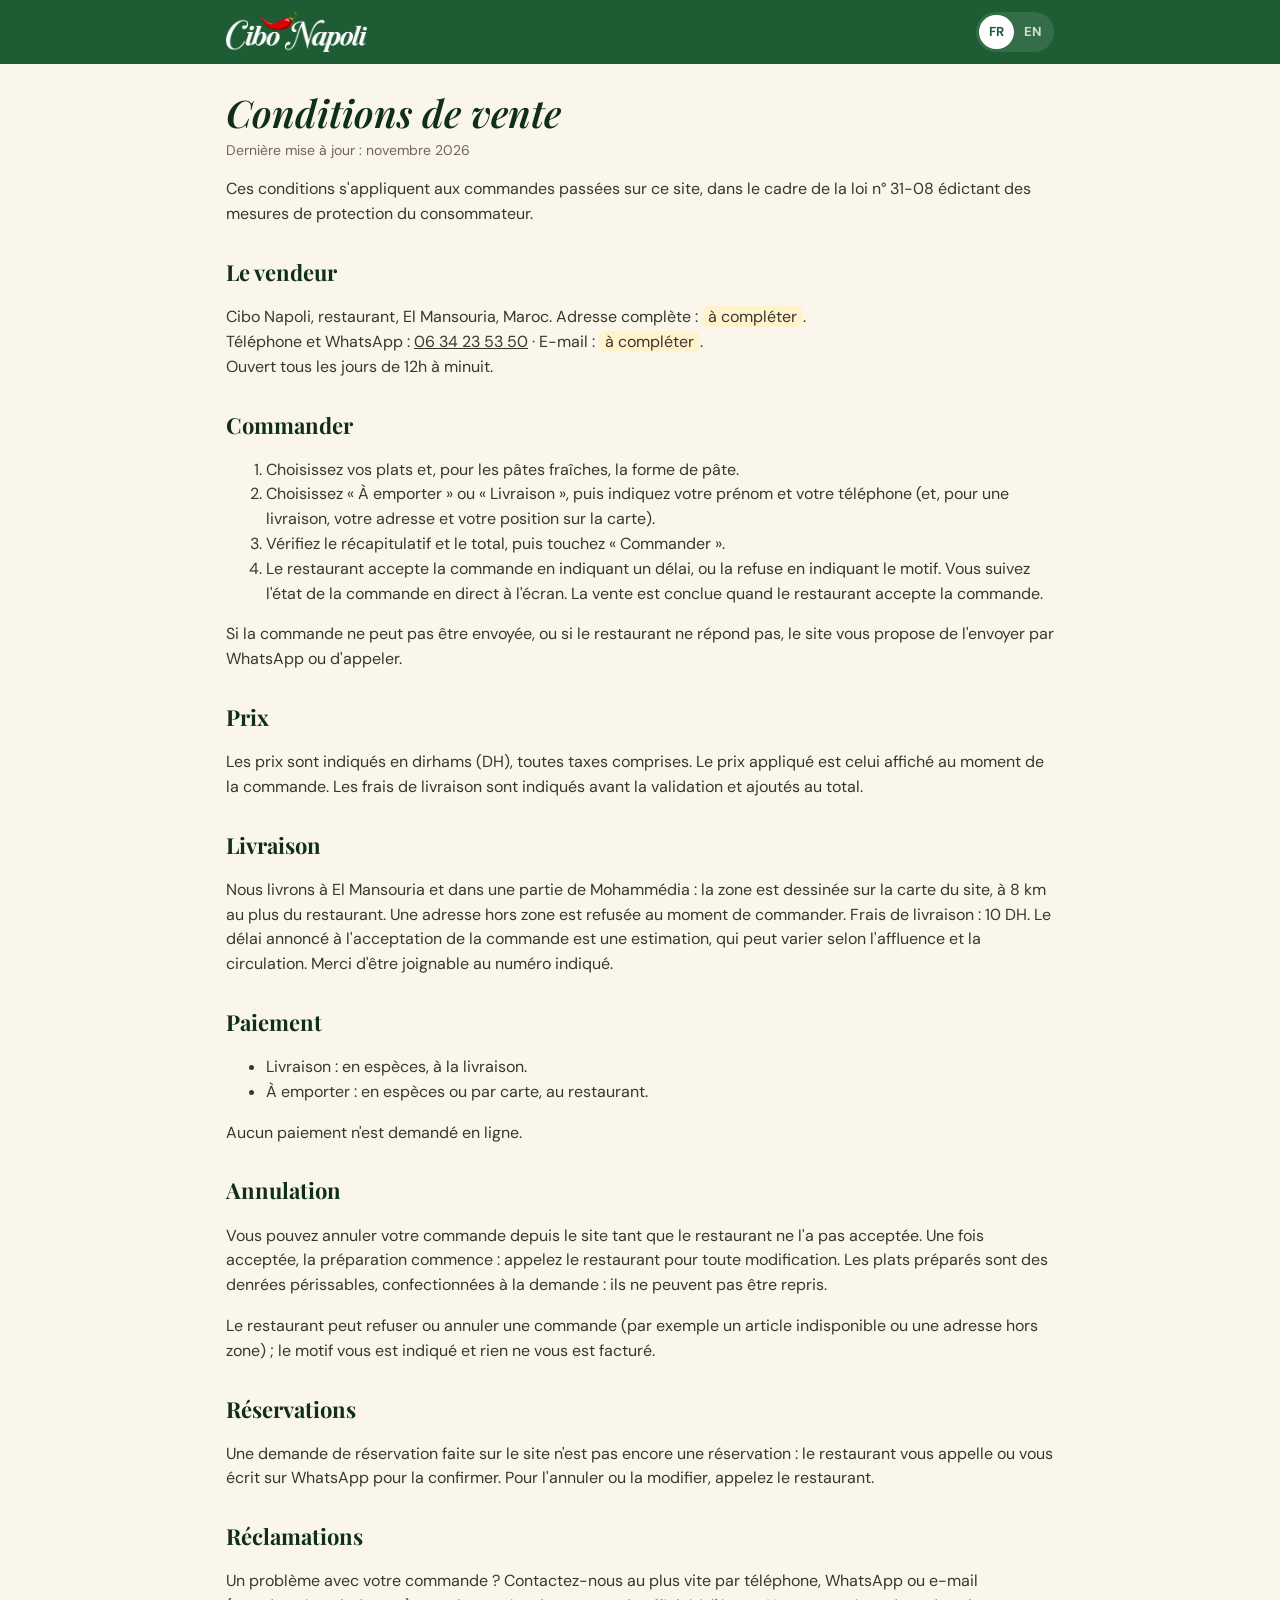
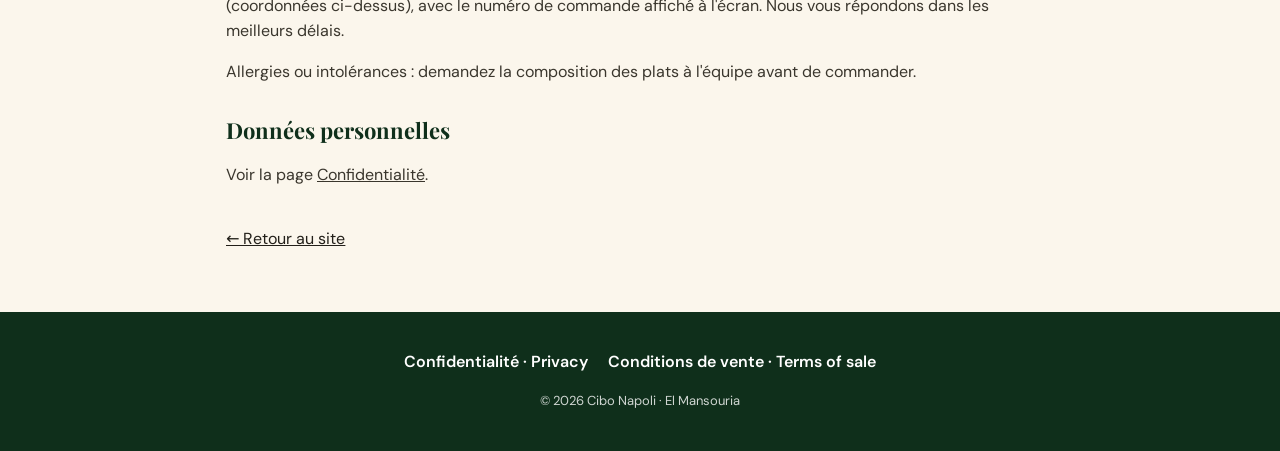
<file: conditions/index.html>
<!doctype html>
<html lang="fr">
<head>
  <meta charset="utf-8">
  <meta name="viewport" content="width=device-width, initial-scale=1">
  <title>Conditions de vente · Cibo Napoli</title>
  <meta name="description" content="Conditions de vente de Cibo Napoli : commande en ligne, prix, livraison (El Mansouria et une partie de Mohammédia, 10 DH), paiement, annulation, réservations et réclamations.">
  <link rel="canonical" href="https://cibo-napoli.vercel.app/conditions/">
  <meta name="theme-color" content="#1e5c34">
  <link rel="icon" href="/favicon.ico" sizes="48x48">
  <link rel="stylesheet" href="/css/style.css?v=6">
  <link rel="stylesheet" href="/css/page.css?v=2">
</head>
<body data-title-fr="Conditions de vente · Cibo Napoli" data-title-en="Terms of sale · Cibo Napoli">
  <header class="page-top"><div class="page-top__in">
    <a href="/" data-keep-lang><img src="/assets/brand/logo-white.webp" alt="Cibo Napoli" width="640" height="182"></a>
    <div class="lang" role="group" aria-label="Langue / Language"><a data-lang-link="fr" href="/conditions/">FR</a><a data-lang-link="en" href="/conditions/?lang=en">EN</a></div>
  </div></header>

  <main class="doc">
    <article lang="fr" class="tr">
      <h1>Conditions de vente</h1>
      <p class="updated">Dernière mise à jour : novembre 2026</p>
      <p>Ces conditions s'appliquent aux commandes passées sur ce site, dans le cadre de la loi n° 31-08 édictant des mesures de protection du consommateur.</p>

      <h2>Le vendeur</h2>
      <p>Cibo Napoli, restaurant, El Mansouria, Maroc. Adresse complète : <span class="todo">à compléter</span>.<br>
        Téléphone et WhatsApp : <a href="tel:+212634235350">06 34 23 53 50</a> · E-mail : <span class="todo">à compléter</span>.<br>
        Ouvert tous les jours de 12h à minuit.</p>

      <h2>Commander</h2>
      <ol>
        <li>Choisissez vos plats et, pour les pâtes fraîches, la forme de pâte.</li>
        <li>Choisissez « À emporter » ou « Livraison », puis indiquez votre prénom et votre téléphone (et, pour une livraison, votre adresse et votre position sur la carte).</li>
        <li>Vérifiez le récapitulatif et le total, puis touchez « Commander ».</li>
        <li>Le restaurant accepte la commande en indiquant un délai, ou la refuse en indiquant le motif. Vous suivez l'état de la commande en direct à l'écran. La vente est conclue quand le restaurant accepte la commande.</li>
      </ol>
      <p>Si la commande ne peut pas être envoyée, ou si le restaurant ne répond pas, le site vous propose de l'envoyer par WhatsApp ou d'appeler.</p>

      <h2>Prix</h2>
      <p>Les prix sont indiqués en dirhams (DH), toutes taxes comprises. Le prix appliqué est celui affiché au moment de la commande. Les frais de livraison sont indiqués avant la validation et ajoutés au total.</p>

      <h2>Livraison</h2>
      <p>Nous livrons à El Mansouria et dans une partie de Mohammédia : la zone est dessinée sur la carte du site, à 8 km au plus du restaurant. Une adresse hors zone est refusée au moment de commander. Frais de livraison : 10 DH. Le délai annoncé à l'acceptation de la commande est une estimation, qui peut varier selon l'affluence et la circulation. Merci d'être joignable au numéro indiqué.</p>

      <h2>Paiement</h2>
      <ul>
        <li>Livraison : en espèces, à la livraison.</li>
        <li>À emporter : en espèces ou par carte, au restaurant.</li>
      </ul>
      <p>Aucun paiement n'est demandé en ligne.</p>

      <h2>Annulation</h2>
      <p>Vous pouvez annuler votre commande depuis le site tant que le restaurant ne l'a pas acceptée. Une fois acceptée, la préparation commence : appelez le restaurant pour toute modification. Les plats préparés sont des denrées périssables, confectionnées à la demande : ils ne peuvent pas être repris.</p>
      <p>Le restaurant peut refuser ou annuler une commande (par exemple un article indisponible ou une adresse hors zone) ; le motif vous est indiqué et rien ne vous est facturé.</p>

      <h2>Réservations</h2>
      <p>Une demande de réservation faite sur le site n'est pas encore une réservation : le restaurant vous appelle ou vous écrit sur WhatsApp pour la confirmer. Pour l'annuler ou la modifier, appelez le restaurant.</p>

      <h2>Réclamations</h2>
      <p>Un problème avec votre commande ? Contactez-nous au plus vite par téléphone, WhatsApp ou e-mail (coordonnées ci-dessus), avec le numéro de commande affiché à l'écran. Nous vous répondons dans les meilleurs délais.</p>
      <p>Allergies ou intolérances : demandez la composition des plats à l'équipe avant de commander.</p>

      <h2>Données personnelles</h2>
      <p>Voir la page <a href="/confidentialite/" data-keep-lang>Confidentialité</a>.</p>

      <a class="back" href="/" data-keep-lang>← Retour au site</a>
    </article>

    <article lang="en" class="tr">
      <h1>Terms of sale</h1>
      <p class="updated">Last updated: November 2026</p>
      <p>These terms apply to orders placed on this site, under Moroccan Law No. 31-08 on consumer protection.</p>

      <h2>The seller</h2>
      <p>Cibo Napoli, restaurant, El Mansouria, Morocco. Full address: <span class="todo">to be completed</span>.<br>
        Phone and WhatsApp: <a href="tel:+212634235350">06 34 23 53 50</a> · Email: <span class="todo">to be completed</span>.<br>
        Open every day from noon to midnight.</p>

      <h2>Ordering</h2>
      <ol>
        <li>Choose your dishes and, for fresh pasta, the pasta shape.</li>
        <li>Choose “Takeaway” or “Delivery”, then give your first name and phone (and, for delivery, your address and your pin on the map).</li>
        <li>Check the summary and the total, then tap “Order”.</li>
        <li>The restaurant accepts the order with a time, or refuses it with a reason. You follow the order live on screen. The sale is made when the restaurant accepts the order.</li>
      </ol>
      <p>If the order cannot be sent, or the restaurant does not answer, the site offers to send it by WhatsApp or to call.</p>

      <h2>Prices</h2>
      <p>Prices are in Moroccan dirhams (DH), all taxes included. The price that applies is the one shown when you order. The delivery fee is shown before you confirm and added to the total.</p>

      <h2>Delivery</h2>
      <p>We deliver in El Mansouria and part of Mohammedia: the area is drawn on the site's map, at most 8 km from the restaurant. An address outside it is refused when ordering. Delivery fee: 10 DH. The time given when the order is accepted is an estimate and may change with demand and traffic. Please stay reachable on the number you gave.</p>

      <h2>Payment</h2>
      <ul>
        <li>Delivery: cash, on delivery.</li>
        <li>Takeaway: cash or card, at the restaurant.</li>
      </ul>
      <p>No payment is taken online.</p>

      <h2>Cancelling</h2>
      <p>You can cancel your order from the site as long as the restaurant has not accepted it. Once accepted, cooking starts: call the restaurant for any change. Prepared dishes are perishable and made to order, so they cannot be taken back.</p>
      <p>The restaurant may refuse or cancel an order (for example an item that is not available or an address outside the area); you are told the reason and nothing is charged.</p>

      <h2>Table bookings</h2>
      <p>A booking request made on the site is not yet a booking: the restaurant calls you or writes on WhatsApp to confirm it. To cancel or change it, call the restaurant.</p>

      <h2>Complaints</h2>
      <p>A problem with your order? Contact us as soon as possible by phone, WhatsApp or email (details above), with the order number shown on screen. We will answer as quickly as we can.</p>
      <p>Allergies or intolerances: ask the team about the ingredients before ordering.</p>

      <h2>Personal data</h2>
      <p>See the <a href="/confidentialite/" data-keep-lang>Privacy</a> page.</p>

      <a class="back" href="/" data-keep-lang>← Back to the site</a>
    </article>
  </main>
  <footer class="footer"><div class="wrap footer__in">
    <nav class="footer__links"><a href="/confidentialite/" data-keep-lang>Confidentialité · Privacy</a><a href="/conditions/" data-keep-lang>Conditions de vente · Terms of sale</a></nav>
    <p class="footer__copy">© 2026 Cibo Napoli · El Mansouria</p>
  </div></footer>
  <script src="/js/page.js?v=2"></script>
</body>
</html>
</file>
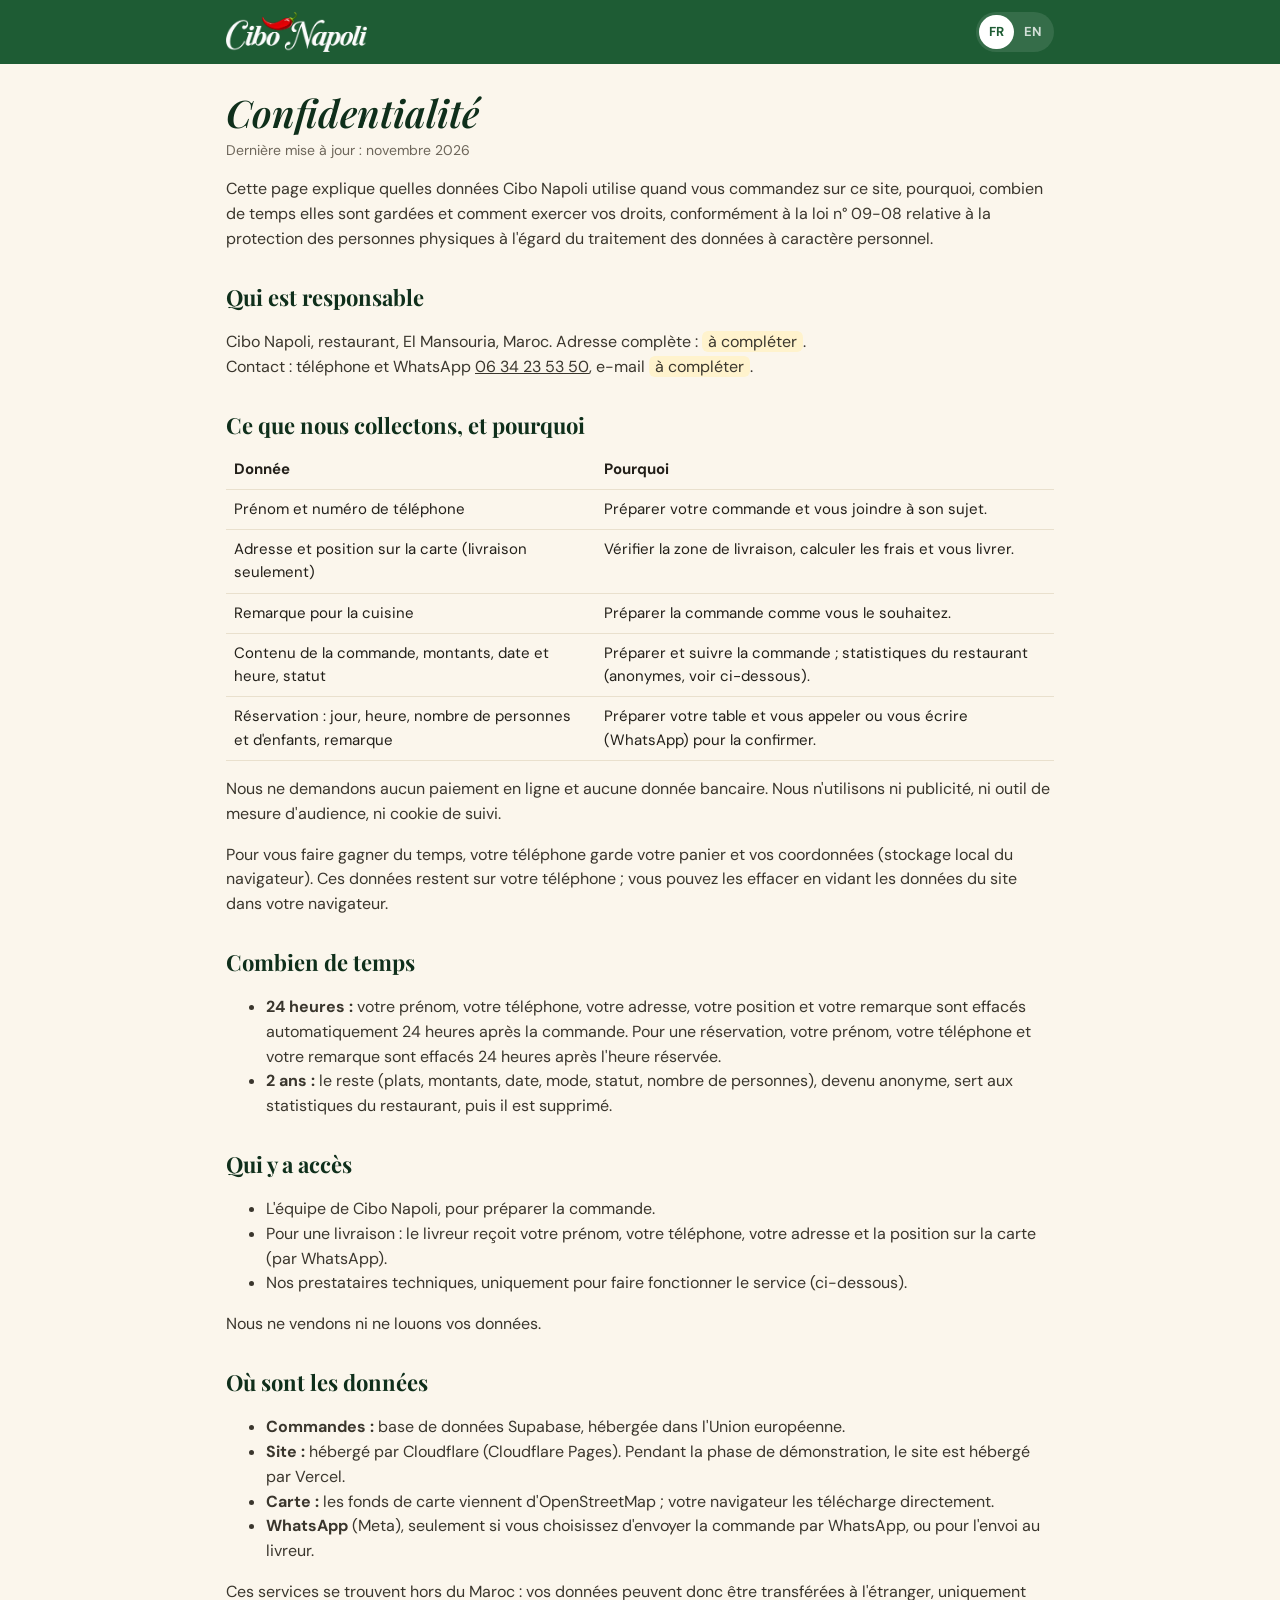
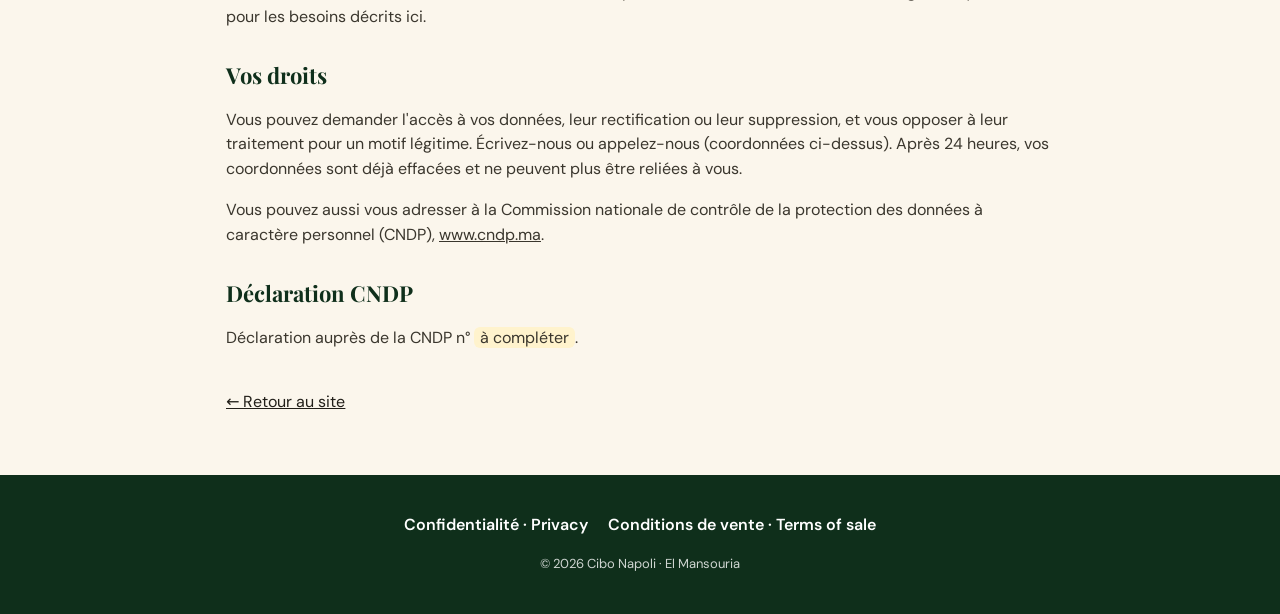
<file: confidentialite/index.html>
<!doctype html>
<html lang="fr">
<head>
  <meta charset="utf-8">
  <meta name="viewport" content="width=device-width, initial-scale=1">
  <title>Confidentialité · Cibo Napoli</title>
  <meta name="description" content="Comment Cibo Napoli utilise vos données quand vous commandez en ligne : ce qui est collecté, pourquoi, combien de temps, et vos droits (loi 09-08).">
  <link rel="canonical" href="https://cibo-napoli.vercel.app/confidentialite/">
  <meta name="theme-color" content="#1e5c34">
  <link rel="icon" href="/favicon.ico" sizes="48x48">
  <link rel="stylesheet" href="/css/style.css?v=6">
  <link rel="stylesheet" href="/css/page.css?v=2">
</head>
<body data-title-fr="Confidentialité · Cibo Napoli" data-title-en="Privacy · Cibo Napoli">
  <header class="page-top"><div class="page-top__in">
    <a href="/" data-keep-lang><img src="/assets/brand/logo-white.webp" alt="Cibo Napoli" width="640" height="182"></a>
    <div class="lang" role="group" aria-label="Langue / Language"><a data-lang-link="fr" href="/confidentialite/">FR</a><a data-lang-link="en" href="/confidentialite/?lang=en">EN</a></div>
  </div></header>

  <main class="doc">
    <article lang="fr" class="tr">
      <h1>Confidentialité</h1>
      <p class="updated">Dernière mise à jour : novembre 2026</p>
      <p>Cette page explique quelles données Cibo Napoli utilise quand vous commandez sur ce site, pourquoi, combien de temps elles sont gardées et comment exercer vos droits, conformément à la loi n° 09-08 relative à la protection des personnes physiques à l'égard du traitement des données à caractère personnel.</p>

      <h2>Qui est responsable</h2>
      <p>Cibo Napoli, restaurant, El Mansouria, Maroc. Adresse complète : <span class="todo">à compléter</span>.<br>
        Contact : téléphone et WhatsApp <a href="tel:+212634235350">06 34 23 53 50</a>, e-mail <span class="todo">à compléter</span>.</p>

      <h2>Ce que nous collectons, et pourquoi</h2>
      <table>
        <tr><th>Donnée</th><th>Pourquoi</th></tr>
        <tr><td>Prénom et numéro de téléphone</td><td>Préparer votre commande et vous joindre à son sujet.</td></tr>
        <tr><td>Adresse et position sur la carte (livraison seulement)</td><td>Vérifier la zone de livraison, calculer les frais et vous livrer.</td></tr>
        <tr><td>Remarque pour la cuisine</td><td>Préparer la commande comme vous le souhaitez.</td></tr>
        <tr><td>Contenu de la commande, montants, date et heure, statut</td><td>Préparer et suivre la commande ; statistiques du restaurant (anonymes, voir ci-dessous).</td></tr>
        <tr><td>Réservation : jour, heure, nombre de personnes et d'enfants, remarque</td><td>Préparer votre table et vous appeler ou vous écrire (WhatsApp) pour la confirmer.</td></tr>
      </table>
      <p>Nous ne demandons aucun paiement en ligne et aucune donnée bancaire. Nous n'utilisons ni publicité, ni outil de mesure d'audience, ni cookie de suivi.</p>
      <p>Pour vous faire gagner du temps, votre téléphone garde votre panier et vos coordonnées (stockage local du navigateur). Ces données restent sur votre téléphone ; vous pouvez les effacer en vidant les données du site dans votre navigateur.</p>

      <h2>Combien de temps</h2>
      <ul>
        <li><strong>24 heures :</strong> votre prénom, votre téléphone, votre adresse, votre position et votre remarque sont effacés automatiquement 24 heures après la commande. Pour une réservation, votre prénom, votre téléphone et votre remarque sont effacés 24 heures après l'heure réservée.</li>
        <li><strong>2 ans :</strong> le reste (plats, montants, date, mode, statut, nombre de personnes), devenu anonyme, sert aux statistiques du restaurant, puis il est supprimé.</li>
      </ul>

      <h2>Qui y a accès</h2>
      <ul>
        <li>L'équipe de Cibo Napoli, pour préparer la commande.</li>
        <li>Pour une livraison : le livreur reçoit votre prénom, votre téléphone, votre adresse et la position sur la carte (par WhatsApp).</li>
        <li>Nos prestataires techniques, uniquement pour faire fonctionner le service (ci-dessous).</li>
      </ul>
      <p>Nous ne vendons ni ne louons vos données.</p>

      <h2>Où sont les données</h2>
      <ul>
        <li><strong>Commandes :</strong> base de données Supabase, hébergée dans l'Union européenne.</li>
        <li><strong>Site :</strong> hébergé par Cloudflare (Cloudflare Pages). Pendant la phase de démonstration, le site est hébergé par Vercel.</li>
        <li><strong>Carte :</strong> les fonds de carte viennent d'OpenStreetMap ; votre navigateur les télécharge directement.</li>
        <li><strong>WhatsApp</strong> (Meta), seulement si vous choisissez d'envoyer la commande par WhatsApp, ou pour l'envoi au livreur.</li>
      </ul>
      <p>Ces services se trouvent hors du Maroc : vos données peuvent donc être transférées à l'étranger, uniquement pour les besoins décrits ici.</p>

      <h2>Vos droits</h2>
      <p>Vous pouvez demander l'accès à vos données, leur rectification ou leur suppression, et vous opposer à leur traitement pour un motif légitime. Écrivez-nous ou appelez-nous (coordonnées ci-dessus). Après 24 heures, vos coordonnées sont déjà effacées et ne peuvent plus être reliées à vous.</p>
      <p>Vous pouvez aussi vous adresser à la Commission nationale de contrôle de la protection des données à caractère personnel (CNDP), <a href="https://www.cndp.ma" target="_blank" rel="noopener">www.cndp.ma</a>.</p>

      <h2>Déclaration CNDP</h2>
      <p>Déclaration auprès de la CNDP n° <span class="todo">à compléter</span>.</p>

      <a class="back" href="/" data-keep-lang>← Retour au site</a>
    </article>

    <article lang="en" class="tr">
      <h1>Privacy</h1>
      <p class="updated">Last updated: November 2026</p>
      <p>This page explains what data Cibo Napoli uses when you order on this site, why, how long it is kept and how to use your rights, under Moroccan Law No. 09-08 on the protection of individuals with regard to the processing of personal data.</p>

      <h2>Who is responsible</h2>
      <p>Cibo Napoli, restaurant, El Mansouria, Morocco. Full address: <span class="todo">to be completed</span>.<br>
        Contact: phone and WhatsApp <a href="tel:+212634235350">06 34 23 53 50</a>, email <span class="todo">to be completed</span>.</p>

      <h2>What we collect, and why</h2>
      <table>
        <tr><th>Data</th><th>Why</th></tr>
        <tr><td>First name and phone number</td><td>To prepare your order and contact you about it.</td></tr>
        <tr><td>Address and map position (delivery only)</td><td>To check the delivery area, work out the fee and deliver.</td></tr>
        <tr><td>Note for the kitchen</td><td>To prepare the order the way you want it.</td></tr>
        <tr><td>Order contents, amounts, date and time, status</td><td>To prepare and track the order; the restaurant's statistics (anonymous, see below).</td></tr>
        <tr><td>Booking: day, time, number of people and children, note</td><td>To prepare your table and call or write to you (WhatsApp) to confirm it.</td></tr>
      </table>
      <p>We take no online payment and no bank details. We use no advertising, no audience measurement and no tracking cookies.</p>
      <p>To save you time, your phone keeps your cart and your details (the browser's local storage). They stay on your phone; you can erase them by clearing this site's data in your browser.</p>

      <h2>How long</h2>
      <ul>
        <li><strong>24 hours:</strong> your first name, phone, address, map position and note are erased automatically 24 hours after the order. For a booking, your first name, phone and note are erased 24 hours after the booked time.</li>
        <li><strong>2 years:</strong> the rest (dishes, amounts, date, type, status, number of people), now anonymous, is used for the restaurant's statistics, then deleted.</li>
      </ul>

      <h2>Who can see it</h2>
      <ul>
        <li>The Cibo Napoli team, to prepare the order.</li>
        <li>For a delivery: the driver receives your first name, phone, address and map position (by WhatsApp).</li>
        <li>Our technical providers, only to run the service (below).</li>
      </ul>
      <p>We never sell or rent your data.</p>

      <h2>Where the data is</h2>
      <ul>
        <li><strong>Orders:</strong> Supabase database, hosted in the European Union.</li>
        <li><strong>Website:</strong> hosted by Cloudflare (Cloudflare Pages). During the demo phase the site is hosted by Vercel.</li>
        <li><strong>Map:</strong> map tiles come from OpenStreetMap; your browser downloads them directly.</li>
        <li><strong>WhatsApp</strong> (Meta), only if you choose to send the order by WhatsApp, or for the message to the driver.</li>
      </ul>
      <p>These services are outside Morocco, so your data may be transferred abroad, only for the purposes described here.</p>

      <h2>Your rights</h2>
      <p>You can ask to access, correct or delete your data, and object to its use on legitimate grounds. Write or call us (details above). After 24 hours your details are already erased and can no longer be linked to you.</p>
      <p>You can also contact Morocco's data protection authority, the CNDP: <a href="https://www.cndp.ma" target="_blank" rel="noopener">www.cndp.ma</a>.</p>

      <h2>CNDP declaration</h2>
      <p>CNDP declaration No. <span class="todo">to be completed</span>.</p>

      <a class="back" href="/" data-keep-lang>← Back to the site</a>
    </article>
  </main>
  <footer class="footer"><div class="wrap footer__in">
    <nav class="footer__links"><a href="/confidentialite/" data-keep-lang>Confidentialité · Privacy</a><a href="/conditions/" data-keep-lang>Conditions de vente · Terms of sale</a></nav>
    <p class="footer__copy">© 2026 Cibo Napoli · El Mansouria</p>
  </div></footer>
  <script src="/js/page.js?v=2"></script>
</body>
</html>
</file>
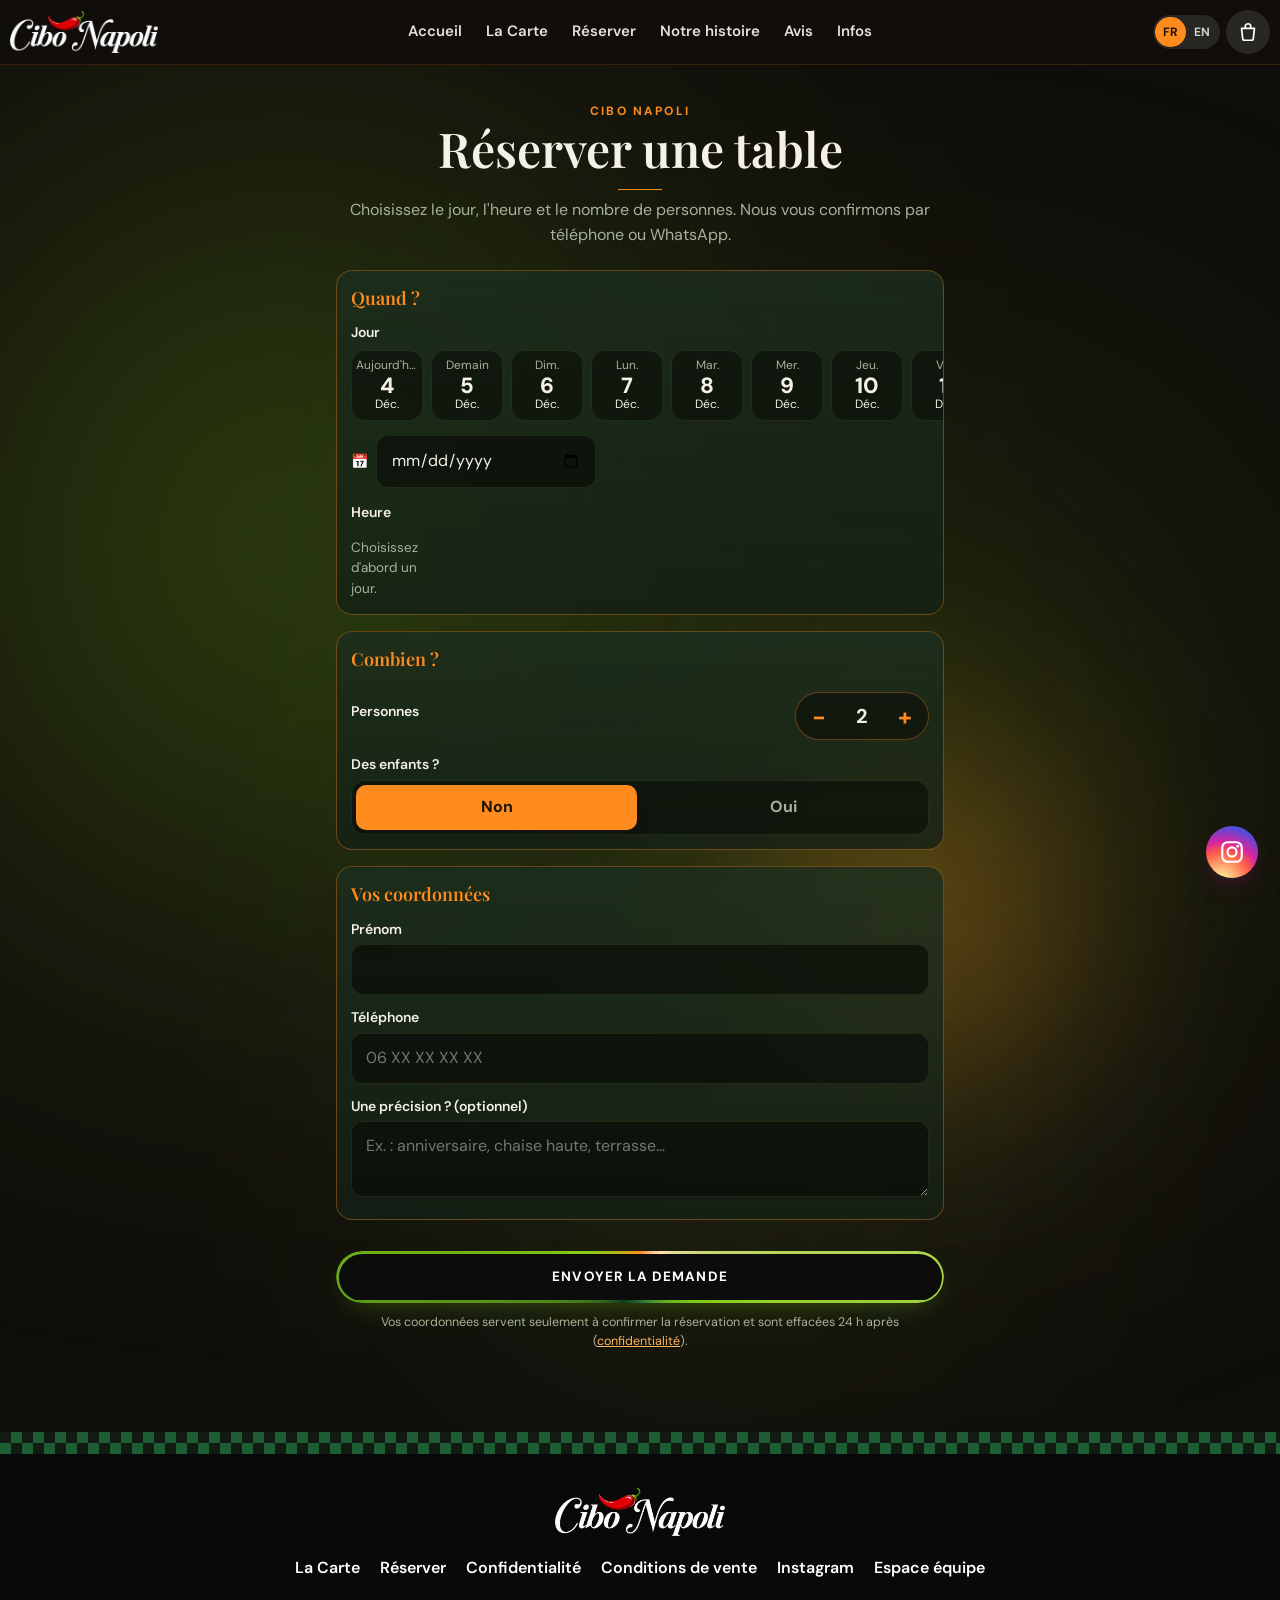
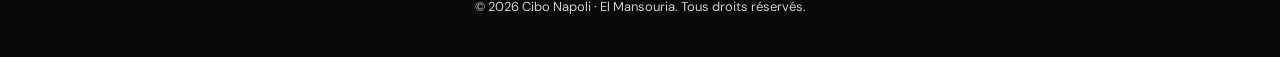
<file: reserver/index.html>
<!doctype html>
<html lang="fr" dir="ltr">
<head>
  <meta charset="utf-8">
  <meta name="viewport" content="width=device-width, initial-scale=1, viewport-fit=cover">
  <title>Réserver une table · Cibo Napoli · El Mansouria</title>
  <meta name="description" content="Réservez votre table chez Cibo Napoli à El Mansouria : choisissez le jour, l'heure et le nombre de personnes. Confirmation par téléphone ou WhatsApp.">
  <link rel="canonical" href="https://cibo-napoli.vercel.app/reserver/">
  <link rel="alternate" hreflang="fr" href="https://cibo-napoli.vercel.app/reserver/">
  <link rel="alternate" hreflang="en" href="https://cibo-napoli.vercel.app/reserver/?lang=en">
  <link rel="alternate" hreflang="x-default" href="https://cibo-napoli.vercel.app/reserver/">
  <meta name="theme-color" content="#1e5c34">
  <!-- dark mode before the first paint: the saved choice, or the phone's setting the first time -->

  <meta property="og:type" content="restaurant">
  <meta property="og:site_name" content="Cibo Napoli">
  <meta property="og:title" content="Réserver une table · Cibo Napoli · El Mansouria">
  <meta property="og:description" content="Réservez votre table chez Cibo Napoli à El Mansouria : choisissez le jour, l'heure et le nombre de personnes. Confirmation par téléphone ou WhatsApp.">
  <meta property="og:url" content="https://cibo-napoli.vercel.app/reserver/">
  <meta property="og:image" content="https://cibo-napoli.vercel.app/assets/share.jpg">
  <meta property="og:image:width" content="1200">
  <meta property="og:image:height" content="630">
  <meta property="og:locale" content="fr_MA">
  <meta property="og:locale:alternate" content="en_GB">
  <meta name="twitter:card" content="summary_large_image">

  <link rel="icon" href="/favicon.ico" sizes="48x48">
  <link rel="icon" href="/assets/icons/icon-192.png" type="image/png" sizes="192x192">
  <link rel="apple-touch-icon" href="/assets/icons/apple-touch-icon.png">
  <link rel="manifest" href="/site.webmanifest">
  <meta name="mobile-web-app-capable" content="yes">
  <meta name="apple-mobile-web-app-capable" content="yes">
  <meta name="apple-mobile-web-app-title" content="Cibo Napoli">
  <meta name="apple-mobile-web-app-status-bar-style" content="black-translucent">

  <link rel="preload" href="/assets/fonts/playfair-display-italic-latin.woff2" as="font" type="font/woff2" crossorigin>
  <link rel="preload" href="/assets/fonts/dm-sans-latin.woff2" as="font" type="font/woff2" crossorigin>
  <link rel="preload" as="image" href="/assets/brand/logo-white.webp" fetchpriority="high">
  <link rel="stylesheet" href="/css/style.css?v=6">
  <noscript><style>.intro{display:none}</style></noscript>
</head>
<body data-page="book">
  <a class="skip-link" href="#book" data-i18n="book.title">Réserver une table</a>
  <header class="topbar">
    <div class="topbar__in">
      <button class="icon-btn burger" type="button" data-nav-toggle aria-controls="nav-panel" aria-expanded="false" data-i18n-aria="nav.open"><span></span><span></span><span></span></button>
      <a class="brand" href="/" data-keep-lang aria-label="Cibo Napoli">
        <img class="brand__logo" src="/assets/brand/logo-white.webp" alt="Cibo Napoli" width="640" height="182">
      </a>
      <nav class="topnav" aria-label="Menu">
        <a href="/" data-keep-lang data-i18n="nav.home">Accueil</a>
        <a href="/commander/" data-keep-lang data-i18n="nav.order">La Carte</a>
        <a href="/reserver/" data-keep-lang data-i18n="nav.book">Réserver</a>
        <a href="/#histoire" data-keep-lang data-i18n="nav.story">Notre histoire</a>
        <a href="/#avis" data-keep-lang data-i18n="nav.reviews">Avis</a>
        <a href="/#infos" data-keep-lang data-i18n="nav.info">Infos</a>
      </nav>
      <div class="topbar__actions">
        <div class="lang" role="group" data-i18n-aria="nav.lang">
          <a data-lang-link="fr" href="?">FR</a>
          <a data-lang-link="en" href="?lang=en">EN</a>
        </div>
        <a class="icon-btn cart-btn" href="/commander/?panier=1" data-keep-lang data-i18n-aria="nav.cart"><svg viewBox="0 0 24 24" aria-hidden="true"><path d="M5 8h14l-1.2 11.1a2 2 0 0 1-2 1.9H8.2a2 2 0 0 1-2-1.9L5 8zM9 8V6a3 3 0 0 1 6 0v2" fill="none" stroke="currentColor" stroke-width="1.9" stroke-linejoin="round"/></svg><span class="badge js-cart-count" hidden>0</span></a>
      </div>
    </div>
  </header>

  <!-- phones: the ☰ menu -->
  <div class="layer navpanel" id="nav-panel" hidden>
    <div class="layer__shade" data-close></div>
    <nav class="navpanel__panel" aria-label="Menu">
      <div class="navpanel__head">
        <img src="/assets/brand/logo-white.webp" alt="Cibo Napoli" width="640" height="182">
        <button class="layer__x" type="button" data-close data-i18n-aria="nav.close">×</button>
      </div>
      <div class="navpanel__links">
        <a href="/" data-keep-lang data-i18n="nav.home">Accueil</a>
        <a href="/commander/" data-keep-lang data-i18n="nav.order">La Carte</a>
        <a href="/reserver/" data-keep-lang data-i18n="nav.book">Réserver</a>
        <a href="/#infos" data-keep-lang data-i18n="nav.info">Infos</a>
      </div>
      <div class="navpanel__tools">
        <div class="lang lang--panel" role="group" data-i18n-aria="nav.lang">
          <a data-lang-link="fr" href="?">Français</a>
          <a data-lang-link="en" href="?lang=en">English</a>
        </div>
        <button class="btn btn--red btn--block install-btn install-btn--panel" type="button" data-install hidden><img src="/assets/icons/icon-192.png" alt="" width="26" height="26"><span data-i18n="nav.install">Installer</span></button>
      </div>
    </nav>
  </div>

  <main id="top">
    <section class="book lux" id="book" aria-labelledby="book-title">
      <div class="aura aura--a" aria-hidden="true"><i></i><i></i><i></i><i></i></div>
      <div class="wrap book__in">
        <header class="section-head">
          <p class="eyebrow">Cibo Napoli</p>
          <h1 class="section-title" id="book-title" data-i18n="book.title">Réserver une table</h1>
          <p class="section-lead" data-i18n="book.lead">Choisissez le jour, l'heure et le nombre de personnes. Nous vous confirmons par téléphone ou WhatsApp.</p>
        </header>

        <form id="book-form" class="book__form" novalidate>
          <fieldset class="block">
            <legend data-i18n="book.when">Quand ?</legend>
            <p class="field__label" data-i18n="book.date">Jour</p>
            <div class="days" id="book-days"></div>
            <label class="field field--inline">
              <span class="field__label">📅</span>
              <input type="date" id="book-date" aria-label="Date">
            </label>
            <p class="field__label" data-i18n="book.time">Heure</p>
            <div class="slots" id="book-slots"></div>
          </fieldset>

          <fieldset class="block">
            <legend data-i18n="book.who">Combien ?</legend>
            <div class="count-row">
              <span class="field__label" data-i18n="book.people">Personnes</span>
              <div class="stepper stepper--big">
                <button type="button" id="people-less" aria-label="−">−</button>
                <span class="stepper__n" id="people-n" aria-live="polite">2</span>
                <button type="button" id="people-more" aria-label="+">+</button>
              </div>
            </div>
            <p class="hint" id="people-max"></p>
            <p class="field__label" data-i18n="book.kids">Des enfants ?</p>
            <div class="seg">
              <label><input type="radio" name="kids" value="no" checked><span data-i18n="book.kidsNo">Non</span></label>
              <label><input type="radio" name="kids" value="yes"><span data-i18n="book.kidsYes">Oui</span></label>
            </div>
            <div class="count-row" id="kids-box" hidden>
              <span class="field__label" data-i18n="book.kidsCount">Dont enfants</span>
              <div class="stepper stepper--big">
                <button type="button" id="kids-less" aria-label="−">−</button>
                <span class="stepper__n" id="kids-n" aria-live="polite">1</span>
                <button type="button" id="kids-more" aria-label="+">+</button>
              </div>
            </div>
          </fieldset>

          <fieldset class="block">
            <legend data-i18n="book.you">Vos coordonnées</legend>
            <label class="field">
              <span class="field__label" data-i18n="cart.name">Prénom</span>
              <input name="name" type="text" maxlength="60" autocomplete="given-name">
            </label>
            <label class="field">
              <span class="field__label" data-i18n="cart.phone">Téléphone</span>
              <input name="phone" type="tel" inputmode="tel" maxlength="20" autocomplete="tel" data-i18n-ph="cart.phonePh">
            </label>
            <label class="field">
              <span class="field__label" data-i18n="book.notes">Une précision ? (optionnel)</span>
              <textarea name="notes" rows="2" maxlength="300" data-i18n-ph="book.notesPh"></textarea>
            </label>
          </fieldset>

          <p class="order__err" id="book-err" role="alert"></p>
          <button class="btn btn--red btn--block btn--lg" id="book-btn" type="submit" data-i18n="book.submit">Envoyer la demande</button>
          <p class="order__legal" data-i18n-html="book.legal"></p>
        </form>

        <div class="book__done" id="book-done" hidden role="status" aria-live="polite">
          <p class="book__done-icon" aria-hidden="true">✓</p>
          <h2 id="book-done-title"></h2>
          <p class="book__summary" id="book-summary"></p>
          <p id="book-done-text"></p>
          <a class="btn btn--wa" id="book-wa" href="#" target="_blank" rel="noopener" hidden><svg class="btn__icon" viewBox="0 0 24 24" aria-hidden="true"><path d="M12 3.2a8.8 8.8 0 0 0-7.6 13.2L3.2 20.8l4.5-1.2A8.8 8.8 0 1 0 12 3.2z" fill="none" stroke="currentColor" stroke-width="1.8" stroke-linejoin="round"/><path d="M9 7.8l1.2.1.8 2-.9.9c.6 1.3 1.6 2.3 2.9 2.9l.9-.9 2 .8.1 1.2c0 .8-.8 1.4-1.6 1.3-3.3-.4-5.9-3-6.3-6.3-.1-.8.5-1.6 1.3-1.6z" fill="currentColor"/></svg><span data-i18n="track.whatsapp">Envoyer sur WhatsApp</span></a>
          <p class="tracker__grazie">Grazie !</p>
          <button class="btn btn--line" type="button" id="book-again" data-i18n="book.again">Nouvelle demande</button>
        </div>
      </div>
    </section>
  </main>

  <footer class="footer">
    <div class="checkers checkers--top" aria-hidden="true"></div>
    <div class="wrap footer__in">
      <img class="footer__logo" src="/assets/brand/logo-white.webp" alt="Cibo Napoli" width="640" height="182" loading="lazy">
      <nav class="footer__links">
        <a href="/commander/" data-keep-lang data-i18n="nav.order">La Carte</a>
        <a href="/reserver/" data-keep-lang data-i18n="nav.book">Réserver</a>
        <a href="/confidentialite/" data-keep-lang data-i18n="footer.privacy">Confidentialité</a>
        <a href="/conditions/" data-keep-lang data-i18n="footer.terms">Conditions de vente</a>
        <a data-insta href="#" target="_blank" rel="noopener">Instagram</a>
        <a href="/commandes/" data-i18n="footer.staff">Espace équipe</a>
      </nav>
      <p class="footer__copy">© <span id="year"></span> Cibo Napoli · El Mansouria. <span data-i18n="footer.rights">Tous droits réservés.</span></p>
    </div>
  </footer>

  <!-- Instagram -->
  <a class="ig-fab" data-insta href="https://www.instagram.com/cibo_napoli/" target="_blank" rel="noopener" data-i18n-aria="ig.label"><svg viewBox="0 0 24 24" aria-hidden="true"><rect x="3" y="3" width="18" height="18" rx="5" fill="none" stroke="currentColor" stroke-width="2"/><circle cx="12" cy="12" r="4.2" fill="none" stroke="currentColor" stroke-width="2"/><circle cx="17.3" cy="6.7" r="1.3" fill="currentColor"/></svg></a>

  <!-- iPhone: how to install -->
  <div class="layer sheet" id="ios-steps" role="dialog" aria-modal="true" aria-labelledby="ios-title" hidden>
    <div class="layer__shade" data-close></div>
    <div class="sheet__panel">
      <button class="layer__x" type="button" data-close data-i18n-aria="opt.close">×</button>
      <img class="ios__icon" src="/assets/icons/icon-192.png" alt="" width="72" height="72">
      <h3 class="sheet__title" id="ios-title" data-i18n="install.ios.title">Installer sur iPhone</h3>
      <ol class="ios__steps" id="ios-list"></ol>
      <button class="btn btn--green btn--block" type="button" data-close data-i18n="install.ok">Compris</button>
    </div>
  </div>

  <!-- install banner (Android, iPhone) -->
  <div class="install-banner" id="install-banner" role="dialog" aria-labelledby="ib-title">
    <img src="/assets/icons/icon-192.png" alt="" width="48" height="48">
    <div class="install-banner__text"><strong id="ib-title" data-i18n="install.title">Cibo Napoli sur votre écran d'accueil</strong><span data-i18n="install.text"></span></div>
    <div class="install-banner__btns">
      <button class="btn btn--sm btn--ghost" type="button" id="install-later" data-i18n="install.later">Plus tard</button>
      <button class="btn btn--sm btn--red" type="button" id="install-go" data-i18n="install.cta">Installer</button>
    </div>
  </div>

  <div class="tracker" id="tracker" hidden></div>
  <div class="toast" id="toast" role="status" aria-live="polite"></div>
  <noscript><p class="noscript">Activez JavaScript pour commander, ou appelez le 06 34 23 53 50.</p></noscript>
  <script src="/js/config.js?v=6"></script>
  <script src="/js/i18n.js?v=6"></script>
  <script src="/js/art.js?v=2"></script>
  <script src="/js/orders.js?v=3"></script>
  <script src="/js/common.js?v=6"></script>
  <script src="/js/reserve.js?v=2"></script>
</body>
</html>
</file>
<file: css/style.css>
/*
 * Cibo Napoli: styles of the customer site.
 * Old phones: no aspect-ratio (padding-top boxes instead), no :has(), no inset, flex gaps avoided where it matters.
 */

@font-face { font-family: "Playfair Display"; font-style: normal; font-weight: 400 900; font-display: swap; src: url("/assets/fonts/playfair-display-latin.woff2") format("woff2"); }
@font-face { font-family: "Playfair Display"; font-style: italic; font-weight: 400 900; font-display: swap; src: url("/assets/fonts/playfair-display-italic-latin.woff2") format("woff2"); }
@font-face { font-family: "DM Sans"; font-style: normal; font-weight: 100 1000; font-display: swap; src: url("/assets/fonts/dm-sans-latin.woff2") format("woff2"); }
@font-face { font-family: "Pinyon Script"; font-style: normal; font-weight: 400; font-display: swap; src: url("/assets/fonts/pinyon-script-latin.woff2") format("woff2"); }

:root {
  --green: #1e5c34;
  --green-dark: #143f24;
  --green-deep: #0f2f1b;
  --green-soft: #e4efe5;
  --red: #c8252c;
  --red-dark: #a51c22;
  --gold: #d9a441;
  --cream: #fbf6ec;
  --paper: #fffdf8;
  --ink: #221f19;
  --muted: #6d665a;
  --line: #e9e0cd;
  --shadow: 0 10px 30px -12px rgba(34, 31, 25, .25);
  --shadow-sm: 0 4px 14px -6px rgba(34, 31, 25, .22);
  --radius: 18px;
  --top-h: 64px;
  --serif: "Playfair Display", Georgia, "Times New Roman", serif;
  --sans: "DM Sans", system-ui, -apple-system, "Segoe UI", Roboto, Arial, sans-serif;
  --script: "Pinyon Script", "Playfair Display", Georgia, serif;
  --safe-b: env(safe-area-inset-bottom, 0px);
  /* roles (light) */
  --bg: var(--cream);
  --heading: var(--green-deep);
  --green-text: var(--green);
  --header-bg: var(--green);
  --footer-bg: #0f2f1b;
  --bar-bg: rgba(251, 246, 236, .94);
  --field-bg: #fff;
  --tint-pizza: #f7e7cf; --tint-pasta: #f6edcf; --tint-ravioli: #f3ead7; --tint-lasagna: #f7e2d6;
  --tint-plate: #e8efe2; --tint-dessert: #f6e1e1; --tint-drink: #e1eef0;
}
/* Dark mode (button in the header; html[data-theme] is set before the first paint) */
:root[data-theme="dark"] {
  --bg: #0f1411;
  --paper: #182019;
  --ink: #efe9dc;
  --muted: #a8a191;
  --line: #2b352d;
  --heading: #e4f0e2;
  --green-text: #8fd19e;
  --green-soft: #1f3324;
  --header-bg: #13301e;
  --footer-bg: #0a120c;
  --bar-bg: rgba(15, 20, 17, .92);
  --field-bg: #111813;
  --shadow: 0 10px 30px -12px rgba(0, 0, 0, .7);
  --shadow-sm: 0 4px 14px -6px rgba(0, 0, 0, .6);
  --tint-pizza: #2c261d; --tint-pasta: #2b2a1d; --tint-ravioli: #29261f; --tint-lasagna: #2d221e;
  --tint-plate: #1f2a21; --tint-dessert: #2d2022; --tint-drink: #1c2a2c;
  color-scheme: dark;
}

*, *::before, *::after { box-sizing: border-box; }
html { -webkit-text-size-adjust: 100%; scroll-behavior: smooth; scroll-padding-top: calc(var(--top-h) + 64px); }
body { margin: 0; font-family: var(--sans); font-size: 16px; line-height: 1.55; color: var(--ink); background: var(--bg); -webkit-font-smoothing: antialiased; }
body.has-layer { overflow: hidden; }
html.intro-on body { overflow: hidden; }
img, svg { display: block; max-width: 100%; }
a { color: inherit; }
button, input, textarea { font: inherit; color: inherit; }
button { cursor: pointer; }
[hidden] { display: none !important; }
:focus-visible { outline: 3px solid var(--gold); outline-offset: 2px; }
.visually-hidden { position: absolute !important; width: 1px; height: 1px; overflow: hidden; clip: rect(0 0 0 0); white-space: nowrap; }
.skip-link { position: absolute; left: 8px; top: -60px; z-index: 100; background: var(--paper); padding: 8px 14px; border-radius: 10px; }
.skip-link:focus { top: 8px; }
.wrap { width: 100%; max-width: 1180px; margin: 0 auto; padding: 0 16px; }
.center { text-align: center; }
.noscript { padding: 16px; text-align: center; background: var(--paper); }

/* ---------- Checkered band (the brand's tablecloth) ---------- */
.checkers {
  height: 22px;
  background-color: var(--paper);
  background-image:
    linear-gradient(45deg, var(--green) 25%, transparent 25%, transparent 75%, var(--green) 75%),
    linear-gradient(45deg, var(--green) 25%, transparent 25%, transparent 75%, var(--green) 75%);
  background-size: 22px 22px;
  background-position: 0 0, 11px 11px;
}

/* ---------- Buttons ---------- */
.btn { display: inline-flex; align-items: center; justify-content: center; min-height: 44px; padding: 10px 20px; border-radius: 999px; border: 2px solid transparent; font-weight: 700; font-size: 15px; text-decoration: none; line-height: 1.2; transition: transform .15s ease, background-color .15s ease, box-shadow .15s ease; -webkit-tap-highlight-color: transparent; }
.btn:active { transform: scale(.97); }
.btn svg { width: 18px; height: 18px; margin-right: 8px; }
.btn--lg { min-height: 52px; padding: 12px 26px; font-size: 16px; }
.btn--sm { min-height: 38px; padding: 6px 14px; font-size: 14px; }
.btn--block { display: flex; width: 100%; }
.btn--red { background: var(--red); color: #fff; box-shadow: 0 8px 20px -10px rgba(200, 37, 44, .8); }
.btn--red:hover { background: var(--red-dark); }
.btn--green { background: var(--green); color: #fff; }
.btn--green:hover { background: var(--green-dark); }
.btn--line { background: transparent; border-color: currentColor; color: var(--green-text); }
.btn--line:hover { background: rgba(30, 92, 52, .07); }
.btn--ghost { background: transparent; color: var(--muted); border-color: var(--line); }
.btn--danger { color: var(--red); }
.btn--wa { background: #1f9e58; color: #fff; }
.btn--review { background: var(--gold); color: var(--ink); margin-top: 8px; }
.btn[disabled] { opacity: .55; cursor: not-allowed; box-shadow: none; }

/* ---------- Intro ---------- */
.intro { position: fixed; top: 0; right: 0; bottom: 0; left: 0; z-index: 90; background: radial-gradient(circle at 50% 45%, #27703f 0%, var(--green) 45%, var(--green-dark) 100%); display: flex; align-items: center; justify-content: center; transition: opacity .38s ease, visibility .38s; }
.intro__center { text-align: center; padding: 0 24px; }
.intro__logo { width: 78vw; max-width: 520px; height: auto; margin: 0 auto; opacity: 0; transform: scale(.86); animation: introIn .9s cubic-bezier(.2, .8, .2, 1) .1s forwards; transform-origin: 50% 50%; will-change: transform; }
.intro__tag { margin: 14px 0 0; font-family: var(--script); font-size: 26px; font-size: clamp(26px, 6vw, 40px); color: #fff; opacity: 0; animation: fadeUp .7s ease .6s forwards; }
.intro__skip { position: absolute; right: 16px; bottom: calc(18px + var(--safe-b)); background: rgba(255, 255, 255, .14); color: #fff; border: 0; border-radius: 999px; padding: 8px 16px; font-size: 14px; }
.intro.is-flying { background: transparent; transition: background .6s ease; }
.intro.is-flying .intro__logo { animation: none; opacity: 1; transition: transform .7s cubic-bezier(.65, 0, .35, 1); }
.intro.is-flying .intro__tag, .intro.is-flying .intro__skip { opacity: 0; transition: opacity .2s; animation: none; }
.intro.is-leaving { opacity: 0; visibility: hidden; }
/* video intro: the pizza box film plays full screen, then the real logo takes over from the one in its last frame */
.intro.has-video { background: #f4f3ef; }
.intro__video { position: absolute; top: 0; left: 0; width: 100%; height: 100%; object-fit: cover; opacity: 0; transition: opacity .45s ease; }
.intro.has-video .intro__video { opacity: 1; }
.intro.has-video .intro__center { position: relative; z-index: 1; }
.intro.has-video .intro__logo, .intro.has-video .intro__tag { opacity: 0; animation: none; }
.intro.has-video .intro__skip { z-index: 2; background: rgba(0, 0, 0, .28); }
/* handoff: the film's last frame becomes the same plain green under the real logo, and the green clears as it flies */
.intro.has-video.is-handoff { background: rgb(20, 126, 27); transition: none; }
.intro.is-handoff .intro__video { opacity: 0; transition: none; }
.intro.is-handoff .intro__logo { opacity: 1; }
.intro.has-video.is-flying { background: rgba(20, 126, 27, 0); transition: background-color .7s cubic-bezier(.6, 0, .9, .6); }
html.intro-on .brand__logo { opacity: 0; }
html.intro-done .brand__logo { opacity: 1; }
@keyframes introIn { to { opacity: 1; transform: scale(1); } }
@keyframes fadeUp { from { opacity: 0; transform: translateY(8px); } to { opacity: 1; transform: none; } }

/* ---------- Header ---------- */
.topbar { position: sticky; top: 0; z-index: 40; background: var(--header-bg); color: #fff; transition: box-shadow .2s; }
.topbar.is-scrolled { box-shadow: 0 6px 20px -10px rgba(0, 0, 0, .45); }
.topbar__in { position: relative; max-width: 1280px; margin: 0 auto; height: var(--top-h); padding: 0 10px; display: flex; align-items: center; }
.brand { display: block; margin-right: auto; }
.brand__logo { height: 38px; width: auto; }
.topnav { display: none; }
.topbar__actions { display: flex; align-items: center; }
.topbar__actions > * + * { margin-left: 6px; }
.icon-btn { position: relative; display: inline-flex; align-items: center; justify-content: center; min-width: 44px; height: 44px; padding: 0 10px; border-radius: 999px; background: rgba(255, 255, 255, .1); border: 0; color: #fff; text-decoration: none; }
.icon-btn svg { width: 22px; height: 22px; }
/* ☰: three bands */
.burger { flex-direction: column; justify-content: center; width: 44px; padding: 0; margin-right: 8px; background: transparent; }
.burger span { display: block; width: 22px; height: 2.5px; margin: 2.5px 0; border-radius: 2px; background: #fff; transition: transform .2s, opacity .2s; }
.burger[aria-expanded="true"] span:nth-child(1) { transform: translateY(7.5px) rotate(45deg); }
.burger[aria-expanded="true"] span:nth-child(2) { opacity: 0; }
.burger[aria-expanded="true"] span:nth-child(3) { transform: translateY(-7.5px) rotate(-45deg); }
/* install: the app icon + « Installer » */
.install-btn { display: inline-flex; align-items: center; height: 40px; padding: 0 12px 0 6px; border-radius: 999px; border: 0; background: #fff; color: var(--green); font-weight: 700; font-size: 14px; }
.install-btn img { width: 28px; height: 28px; border-radius: 8px; margin-right: 7px; }
.install-btn--panel { height: auto; background: var(--red); color: #fff; }
.theme-btn__sun { display: none; }
:root[data-theme="dark"] .theme-btn__sun { display: block; }
:root[data-theme="dark"] .theme-btn__moon { display: none; }
.theme-btn--text svg { margin-right: 8px; }
.topbar .theme-btn, .topbar .lang { display: none; }
.badge { position: absolute; top: -2px; right: -2px; min-width: 20px; height: 20px; padding: 0 5px; border-radius: 10px; background: var(--red); color: #fff; font-size: 12px; font-weight: 700; line-height: 20px; text-align: center; border: 2px solid var(--header-bg); }
.bump { animation: bump .35s ease; }
@keyframes bump { 40% { transform: scale(1.35); } }
.lang { display: flex; background: rgba(255, 255, 255, .1); border-radius: 999px; padding: 3px; }
.lang a { display: block; padding: 7px 10px; border-radius: 999px; font-size: 13px; font-weight: 700; text-decoration: none; color: rgba(255, 255, 255, .78); }
.lang a[aria-current="true"] { background: #fff; color: var(--green); }

/* the ☰ panel (phones) */
.navpanel__panel { position: absolute; top: 0; bottom: 0; left: 0; width: 86%; max-width: 360px; display: flex; flex-direction: column; overflow-y: auto; background: var(--header-bg); color: #fff; padding: 0 0 calc(18px + var(--safe-b)); transform: translateX(-100%); transition: transform .26s cubic-bezier(.2, .8, .2, 1); }
.layer.is-open .navpanel__panel { transform: none; }
.navpanel__head { position: relative; display: flex; align-items: center; height: var(--top-h); padding: 0 16px; border-bottom: 1px solid rgba(255, 255, 255, .12); }
.navpanel__head img { height: 36px; width: auto; }
.navpanel__head .layer__x { top: 12px; background: rgba(255, 255, 255, .12); color: #fff; }
.navpanel__links { padding: 10px 0; }
.navpanel__links a { display: block; padding: 13px 22px; font-family: var(--serif); font-style: italic; font-size: 24px; color: #fff; text-decoration: none; }
.navpanel__links a[aria-current="page"] { background: rgba(255, 255, 255, .1); box-shadow: inset 4px 0 0 var(--red); }
.navpanel__tools { margin-top: auto; padding: 16px; display: grid; grid-gap: 10px; }
.navpanel__tools .btn--line { color: #fff; border-color: rgba(255, 255, 255, .6); }
.lang--panel a { flex: 1; text-align: center; padding: 10px; font-size: 14px; }

@media (min-width: 1000px) {
  .burger { display: none; }
  .brand { margin-right: 0; }
  .topnav { display: flex; position: absolute; left: 50%; top: 0; height: var(--top-h); align-items: center; transform: translateX(-50%); }
  .topnav a { padding: 8px 12px; text-decoration: none; font-weight: 600; font-size: 15px; color: rgba(255, 255, 255, .88); border-radius: 999px; white-space: nowrap; }
  .topnav a:hover { background: rgba(255, 255, 255, .1); color: #fff; }
  .topnav a[aria-current="page"] { background: rgba(255, 255, 255, .14); color: #fff; }
  .topbar__actions { margin-left: auto; }
  .topbar .theme-btn, .topbar .lang { display: flex; }
  .brand__logo { height: 42px; }
}
@media (min-width: 1000px) and (max-width: 1240px) { .topnav a { padding: 8px 7px; font-size: 14px; } .brand__logo { height: 32px; } .install-btn span { display: none; } .install-btn { padding: 0 6px; } }

/* ---------- Hero ---------- */
.hero { position: relative; background:
  radial-gradient(ellipse at 85% 30%, rgba(217, 164, 65, .18), transparent 55%),
  radial-gradient(ellipse at 10% 90%, rgba(30, 92, 52, .10), transparent 50%), var(--bg); overflow: hidden; }
.hero__in { max-width: 1180px; margin: 0 auto; padding: 28px 16px 36px; display: grid; grid-template-columns: 1fr; grid-gap: 22px; align-items: center; }
.hero__title { margin: 0; font-family: var(--serif); font-style: italic; font-weight: 600; font-size: 36px; font-size: clamp(36px, 9.6vw, 66px); line-height: 1.04; letter-spacing: -.01em; color: var(--heading); }
.hero__tag { margin: 6px 0 14px; font-family: var(--script); font-size: 26px; font-size: clamp(26px, 6.4vw, 36px); line-height: 1.2; color: var(--red); }
.hero__cta { display: grid; grid-template-columns: 1fr 1fr; grid-gap: 10px; margin: 18px 0 4px; max-width: 460px; }
.hero__wide { grid-column: 1 / -1; }
.hero__facts { list-style: none; padding: 0; margin: 14px 0 0; display: flex; flex-wrap: wrap; font-size: 14px; color: var(--muted); }
.hero__facts li { margin: 0 14px 6px 0; padding-left: 16px; position: relative; }
.hero__facts li::before { content: ""; position: absolute; left: 0; top: .55em; width: 7px; height: 7px; border-radius: 50%; background: var(--gold); }
.hero__media { position: relative; }
.hero__plate { position: relative; width: 82vw; max-width: 440px; margin: 0 auto; padding: 4%; border-radius: 50%; background: radial-gradient(circle at 50% 50%, #c48a4d 0 62%, #a86f37 63% 100%); box-shadow: 0 30px 50px -24px rgba(60, 35, 10, .55), inset 0 0 0 6px rgba(255, 255, 255, .08); }
.hero__pizza { display: block; width: 100%; height: auto; border-radius: 50%; filter: drop-shadow(0 6px 10px rgba(80, 40, 10, .35)); }
.hero__pizza.is-spinning { animation: spin 60s linear infinite; }
.hero__photo { width: 100%; height: auto; border-radius: 26px; box-shadow: var(--shadow); object-fit: cover; }
@keyframes spin { to { transform: rotate(360deg); } }
.status { display: inline-flex; align-items: center; margin: 0; padding: 6px 12px; border-radius: 999px; background: var(--paper); border: 1px solid var(--line); font-size: 14px; font-weight: 600; }
.status__dot { width: 9px; height: 9px; border-radius: 50%; margin-right: 8px; background: #999; }
.status.is-open .status__dot { background: #22a55a; box-shadow: 0 0 0 4px rgba(34, 165, 90, .18); }
.status.is-closed .status__dot { background: var(--red); }
@media (min-width: 900px) {
  .hero__in { grid-template-columns: 1.05fr .95fr; grid-gap: 48px; padding: 56px 24px 64px; }
  .hero__plate { width: 100%; max-width: 480px; }
}

/* ---------- Sections ---------- */
.section-head { text-align: center; margin: 0 auto 22px; max-width: 640px; }
.eyebrow { margin: 0 0 4px; font-family: var(--script); font-size: 28px; line-height: 1.1; color: var(--red); }
.section-title { margin: 0; font-family: var(--serif); font-style: italic; font-weight: 600; font-size: 32px; font-size: clamp(32px, 7vw, 48px); line-height: 1.1; color: var(--heading); }
.section-lead { margin: 8px 0 0; color: var(--muted); }

/* ---------- Menu ---------- */
.menu { padding: 44px 0 20px; }
.cat-tiles { display: grid; grid-template-columns: repeat(2, 1fr); grid-gap: 12px; }
.cat-tile { display: block; background: var(--paper); border-radius: var(--radius); overflow: hidden; text-decoration: none; box-shadow: var(--shadow-sm); border: 1px solid var(--line); transition: transform .2s ease, box-shadow .2s ease; }
.cat-tile:hover { transform: translateY(-3px); box-shadow: var(--shadow); }
.cat-tile__media { position: relative; display: block; padding-top: 68%; background: var(--green-soft); overflow: hidden; }
.cat-tile__media > svg, .cat-tile__media > img { position: absolute; top: 8%; left: 15%; width: 70%; height: 84%; object-fit: contain; transition: transform .35s ease; }
.cat-tile__media > img { top: 0; left: 0; width: 100%; height: 100%; object-fit: cover; }
.cat-tile:hover .cat-tile__media > svg { transform: scale(1.06) rotate(-3deg); }
.cat-tile__text { display: block; padding: 10px 12px 12px; }
.cat-tile__name { display: block; font-family: var(--serif); font-style: italic; font-weight: 600; font-size: 20px; line-height: 1.15; color: var(--heading); }
.cat-tile__meta { display: block; margin-top: 2px; font-size: 13px; color: var(--muted); }
/* a tint per category, with a corner of tablecloth */
.cat-tile--pizza .cat-tile__media, .dish__art--pizza, .sheet__art--pizza { background-color: var(--tint-pizza); }
.cat-tile--pasta .cat-tile__media, .dish__art--pasta, .sheet__art--pasta { background-color: var(--tint-pasta); }
.cat-tile--ravioli .cat-tile__media, .dish__art--ravioli, .sheet__art--ravioli { background-color: var(--tint-ravioli); }
.cat-tile--lasagna .cat-tile__media, .dish__art--lasagna, .sheet__art--lasagna { background-color: var(--tint-lasagna); }
.cat-tile--plate .cat-tile__media, .dish__art--plate, .sheet__art--plate { background-color: var(--tint-plate); }
.cat-tile--dessert .cat-tile__media, .dish__art--dessert, .sheet__art--dessert { background-color: var(--tint-dessert); }
.cat-tile--drink .cat-tile__media, .dish__art--drink, .sheet__art--drink { background-color: var(--tint-drink); }
.cat-tile__media::after, .dish__art::after { content: ""; position: absolute; right: 0; bottom: 0; width: 34%; height: 26%; opacity: .16;
  background-image: linear-gradient(45deg, var(--green) 25%, transparent 25%, transparent 75%, var(--green) 75%), linear-gradient(45deg, var(--green) 25%, transparent 25%, transparent 75%, var(--green) 75%);
  background-size: 14px 14px; background-position: 0 0, 7px 7px; border-top-left-radius: 14px; }
@media (min-width: 640px) { .cat-tiles { grid-template-columns: repeat(3, 1fr); grid-gap: 16px; } }
@media (min-width: 1000px) { .cat-tiles { grid-template-columns: repeat(4, 1fr); } }

.chips-bar { position: -webkit-sticky; position: sticky; top: var(--top-h); z-index: 30; margin-top: 28px; background: var(--bar-bg); border-bottom: 1px solid var(--line); }
@supports ((-webkit-backdrop-filter: blur(8px)) or (backdrop-filter: blur(8px))) { .chips-bar { background: var(--bar-bg); -webkit-backdrop-filter: blur(10px); backdrop-filter: blur(10px); } }
.chips { max-width: 1180px; margin: 0 auto; display: flex; overflow-x: auto; padding: 10px 12px; scrollbar-width: none; -webkit-overflow-scrolling: touch; }
.chips::-webkit-scrollbar { display: none; }
.chip { flex: 0 0 auto; margin-right: 8px; padding: 8px 16px; border-radius: 999px; background: var(--paper); border: 1px solid var(--line); text-decoration: none; font-weight: 600; font-size: 14px; white-space: nowrap; color: var(--ink); transition: background .2s, color .2s; }
.chip.is-active { background: var(--green); border-color: var(--green); color: #fff; }

.cat { padding-top: 30px; }
.cat__head { margin-bottom: 14px; }
.cat__title { margin: 0; font-family: var(--serif); font-style: italic; font-weight: 600; font-size: 30px; line-height: 1.1; color: var(--heading); }
.cat__sub { margin: 2px 0 0; color: var(--muted); font-size: 14px; }
.dishes { display: grid; grid-template-columns: repeat(2, minmax(0, 1fr)); grid-gap: 12px; }
@media (min-width: 640px) { .dishes { grid-template-columns: repeat(3, minmax(0, 1fr)); grid-gap: 16px; } }
@media (min-width: 1000px) { .dishes { grid-template-columns: repeat(4, minmax(0, 1fr)); grid-gap: 18px; } }
.dish { position: relative; display: flex; flex-direction: column; background: var(--paper); border-radius: var(--radius); border: 1px solid var(--line); overflow: hidden; box-shadow: 0 2px 8px -6px rgba(34, 31, 25, .3); }
.dish__media { position: relative; padding-top: 78%; overflow: hidden; }
.dish__media.has-photo { cursor: zoom-in; -webkit-touch-callout: none; -webkit-user-select: none; user-select: none; }
.dish__img { position: absolute; top: 0; left: 0; width: 100%; height: 100%; object-fit: cover; }
.dish__art { position: absolute; top: 0; left: 0; width: 100%; height: 100%; display: block; }
.dish__art > svg { position: absolute; top: 9%; left: 17%; width: 66%; height: 82%; }
.dish__body { display: flex; flex-direction: column; flex: 1; padding: 10px 12px 12px; }
.dish__name { margin: 0; font-family: var(--serif); font-weight: 700; font-size: 16.5px; line-height: 1.2; }
.dish__desc { margin: 5px 0 0; font-size: 13px; line-height: 1.42; color: var(--muted); display: -webkit-box; -webkit-line-clamp: 4; -webkit-box-orient: vertical; overflow: hidden; }
.dish__foot { display: flex; align-items: center; justify-content: space-between; margin-top: auto; padding-top: 10px; }
.dish__price { font-weight: 800; font-size: 16px; color: var(--green-text); white-space: nowrap; }
.dish__price.is-soon { font-weight: 600; font-size: 13px; color: var(--muted); }
.dish__add { flex: 0 0 auto; width: 40px; height: 40px; border-radius: 50%; border: 0; background: var(--red); color: #fff; display: flex; align-items: center; justify-content: center; box-shadow: 0 6px 14px -8px rgba(200, 37, 44, .9); transition: transform .15s ease, background .15s; }
.dish__add svg { width: 20px; height: 20px; }
.dish__add:hover { background: var(--red-dark); }
.dish__add:active { transform: scale(.9); }
.dish__add[disabled] { background: #cfc7b8; box-shadow: none; }
.dish__add.is-added { animation: pop .45s ease; }
@keyframes pop { 30% { transform: scale(1.25); background: var(--green); } }
.dish__qty { position: absolute; top: 8px; right: 8px; padding: 2px 9px; border-radius: 999px; background: var(--green); color: #fff; font-size: 13px; font-weight: 700; box-shadow: var(--shadow-sm); }
@media (min-width: 640px) { .dish__name { font-size: 18px; } .dish__desc { font-size: 13.5px; } }

/* ---------- Story ---------- */
.story { background: var(--header-bg); color: #fff; padding: 52px 0; position: relative; }
.story .eyebrow { color: #f4c9c1; }
.story .section-title { color: #fff; margin-bottom: 14px; }
.story__in { display: grid; grid-template-columns: 1fr; grid-gap: 30px; align-items: center; }
.story__text p { margin: 0 0 14px; color: rgba(255, 255, 255, .9); max-width: 620px; }
.story__quote { font-family: var(--serif); font-style: italic; font-size: 22px; line-height: 1.35; color: #fff !important; border-left: 3px solid var(--red); padding-left: 14px; }
.story__badge { position: relative; width: 70vw; max-width: 320px; margin: 0 auto; }
.story__badge::before { content: ""; display: block; padding-top: 100%; }
.story__badge-in { position: absolute; top: 0; right: 0; bottom: 0; left: 0; border-radius: 50%; background: var(--green-dark); box-shadow: 0 0 0 10px rgba(255, 255, 255, .06), 0 0 0 11px rgba(255, 255, 255, .35); display: flex; flex-direction: column; align-items: center; justify-content: center; padding: 0 14%; text-align: center; }
.story__badge img { width: 100%; height: auto; }
.story__badge span { margin-top: 8px; font-family: var(--script); font-size: 22px; color: #fff; }
@media (min-width: 900px) { .story__in { grid-template-columns: 1.3fr .7fr; grid-gap: 60px; } .story { padding: 72px 0; } }

/* ---------- Reviews ---------- */
.reviews { padding: 56px 0; }
.reviews__list { display: grid; grid-template-columns: 1fr; grid-gap: 14px; margin-bottom: 22px; }
@media (min-width: 900px) { .reviews__list { grid-template-columns: repeat(3, 1fr); grid-gap: 18px; align-items: start; } }
.review { margin: 0; padding: 18px 18px 16px; background: var(--paper); border: 1px solid var(--line); border-radius: var(--radius); box-shadow: var(--shadow-sm); }
.review__stars { color: var(--gold); letter-spacing: 2px; font-size: 18px; }
.review__text { margin: 8px 0 12px; font-size: 15px; line-height: 1.55; }
.review__who { display: flex; align-items: center; font-weight: 700; font-size: 14px; }
.review__avatar { width: 32px; height: 32px; border-radius: 50%; background: var(--green); color: #fff; display: inline-flex; align-items: center; justify-content: center; margin-right: 10px; font-family: var(--serif); }
.review__src { margin-left: auto; font-weight: 500; color: var(--muted); font-size: 12.5px; }

/* ---------- Info ---------- */
.info { padding: 20px 0 64px; }
.info__in { display: grid; grid-template-columns: 1fr; grid-gap: 24px; }
.info__list { margin: 18px 0; }
.info__list > div { display: grid; grid-template-columns: 110px 1fr; grid-gap: 10px; padding: 12px 0; border-bottom: 1px solid var(--line); }
.info__list dt { font-weight: 700; color: var(--green-text); font-size: 14px; }
.info__list dd { margin: 0; }
.info__list .status { margin-top: 6px; }
.info__cta { display: flex; flex-wrap: wrap; margin: 0 -5px; }
.info__cta .btn { margin: 5px; }
.info__map { height: 320px; border-radius: var(--radius); overflow: hidden; background: var(--green-soft); border: 1px solid var(--line); z-index: 0; }
@media (min-width: 900px) { .info__in { grid-template-columns: 1fr 1fr; grid-gap: 40px; align-items: center; } .info__map { height: 420px; } }

/* ---------- Footer ---------- */
.footer { background: var(--footer-bg); color: rgba(255, 255, 255, .8); padding-bottom: calc(90px + var(--safe-b)); }
.footer__in { padding-top: 34px; text-align: center; }
.footer__logo { width: 170px; height: auto; margin: 0 auto 16px; }
.footer__links { display: flex; flex-wrap: wrap; justify-content: center; margin-bottom: 12px; }
.footer__links a { margin: 4px 10px; font-weight: 600; text-decoration: none; color: #fff; }
.footer__links a:hover { text-decoration: underline; }
.footer__copy { font-size: 13px; margin: 0; }
@media (min-width: 900px) { .footer { padding-bottom: 40px; } }

/* ---------- Cart bar (phones) ---------- */
.cart-bar { position: fixed; left: 12px; right: 12px; bottom: calc(12px + var(--safe-b)); z-index: 35; display: flex; align-items: center; min-height: 56px; padding: 8px 18px; border: 0; border-radius: 999px; background: var(--red); color: #fff; font-weight: 700; box-shadow: 0 14px 30px -12px rgba(140, 20, 25, .7); animation: barIn .3s ease; }
.cart-bar__count { padding: 3px 10px; border-radius: 999px; background: rgba(255, 255, 255, .2); font-size: 13px; }
.cart-bar__label { flex: 1; text-align: center; }
.cart-bar__total { font-size: 16px; }
@keyframes barIn { from { transform: translateY(120%); } }
@media (min-width: 900px) { .cart-bar { display: none !important; } }

/* ---------- Layers: sheet, drawer, lightbox ---------- */
.layer { position: fixed; top: 0; right: 0; bottom: 0; left: 0; z-index: 60; }
.layer__shade { position: absolute; top: 0; right: 0; bottom: 0; left: 0; background: rgba(20, 18, 14, .5); opacity: 0; transition: opacity .22s ease; }
.layer.is-open .layer__shade { opacity: 1; }
.layer__x { position: absolute; top: 10px; right: 10px; width: 40px; height: 40px; border-radius: 50%; border: 0; background: rgba(34, 31, 25, .07); font-size: 26px; line-height: 1; color: var(--ink); z-index: 2; }

.sheet__panel { position: absolute; left: 0; right: 0; bottom: 0; max-height: 90vh; overflow-y: auto; background: var(--paper); border-radius: 24px 24px 0 0; padding: 18px 18px calc(18px + var(--safe-b)); transform: translateY(100%); transition: transform .26s cubic-bezier(.2, .8, .2, 1); }
.layer.is-open .sheet__panel { transform: none; }
.sheet__media { position: relative; height: 150px; margin: -18px -18px 14px; overflow: hidden; border-radius: 24px 24px 0 0; }
.sheet__art, .sheet__img { position: absolute; top: 0; left: 0; width: 100%; height: 100%; object-fit: cover; display: block; }
.sheet__art > svg { height: 90%; width: auto; margin: 3% auto 0; }
.sheet__title { margin: 0; font-family: var(--serif); font-size: 24px; line-height: 1.2; padding-right: 40px; }
.sheet__desc { margin: 6px 0 0; color: var(--muted); font-size: 14px; }
.sheet__group-title { margin: 16px 0 8px; font-weight: 700; }
.sheet__choices { display: grid; grid-template-columns: repeat(3, 1fr); grid-gap: 8px; }
.choice { position: relative; display: block; }
.choice input { position: absolute; opacity: 0; }
.choice__box { display: flex; flex-direction: column; align-items: center; justify-content: center; min-height: 54px; padding: 8px; border: 2px solid var(--line); border-radius: 14px; font-weight: 700; text-align: center; transition: border-color .15s, background .15s; }
.choice__price { font-weight: 500; font-size: 13px; color: var(--muted); }
.choice input:checked + .choice__box { border-color: var(--green); background: var(--green-soft); color: var(--heading); }
.choice input:focus-visible + .choice__box { outline: 3px solid var(--gold); outline-offset: 2px; }
.sheet__error { min-height: 1.2em; margin: 8px 0; color: var(--red); font-size: 14px; font-weight: 600; }
@media (min-width: 700px) {
  .sheet__panel { left: 50%; right: auto; bottom: auto; top: 50%; width: 460px; border-radius: 24px; transform: translate(-50%, -46%); opacity: 0; transition: transform .22s ease, opacity .22s ease; }
  .layer.is-open .sheet__panel { transform: translate(-50%, -50%); opacity: 1; }
  .sheet__media { border-radius: 24px 24px 0 0; }
}
.ios__icon { width: 64px; height: 64px; border-radius: 16px; margin-bottom: 10px; }
.ios__steps { padding-left: 20px; margin: 12px 0 18px; }
.ios__steps li { margin-bottom: 8px; }
.ios__share { display: inline-block; width: 20px; height: 20px; vertical-align: -4px; color: #2f80ed; }

.drawer__panel { position: absolute; top: 0; right: 0; bottom: 0; width: 100%; max-width: 440px; background: var(--bg); display: flex; flex-direction: column; transform: translateX(100%); transition: transform .26s cubic-bezier(.2, .8, .2, 1); }
.layer.is-open .drawer__panel { transform: none; }
.drawer__head { position: relative; padding: 16px 60px 14px 18px; background: var(--paper); border-bottom: 1px solid var(--line); }
.drawer__head h2 { margin: 0; font-family: var(--serif); font-style: italic; font-size: 26px; color: var(--heading); }
.drawer__body { flex: 1; overflow-y: auto; -webkit-overflow-scrolling: touch; padding: 14px 16px calc(24px + var(--safe-b)); }
.cart-empty { display: none; text-align: center; padding: 30px 10px; }
.cart-empty__art { width: 140px; margin: 0 auto 10px; opacity: .9; }
.drawer.is-empty .cart-empty { display: block; }
.drawer.is-empty .order { display: none; }
.lines { list-style: none; padding: 0; margin: 0 0 14px; }
.line { display: grid; grid-template-columns: 1fr auto; grid-template-areas: "text total" "step total"; grid-column-gap: 10px; align-items: center; padding: 12px; margin-bottom: 8px; background: var(--paper); border: 1px solid var(--line); border-radius: 14px; }
.line__text { grid-area: text; }
.line__name { display: block; font-weight: 700; line-height: 1.25; }
.line__choice { display: inline-block; margin-top: 2px; padding: 1px 8px; border-radius: 999px; background: var(--green-soft); color: var(--heading); font-size: 12.5px; font-weight: 600; }
.line__unit { display: block; font-size: 13px; color: var(--muted); }
.line__total { grid-area: total; font-weight: 800; color: var(--green-text); }
.stepper { grid-area: step; display: inline-flex; align-items: center; margin-top: 8px; border: 1px solid var(--line); border-radius: 999px; background: var(--bg); justify-self: start; }
.stepper button { width: 36px; height: 36px; border: 0; background: transparent; display: flex; align-items: center; justify-content: center; color: var(--green-text); border-radius: 50%; }
.stepper button svg { width: 18px; height: 18px; }
.stepper__n { min-width: 26px; text-align: center; font-weight: 700; }

.block { min-width: 0; border: 0; margin: 16px 0 0; padding: 14px; background: var(--paper); border-radius: 16px; border: 1px solid var(--line); }
.block legend { float: left; width: 100%; padding: 0; margin-bottom: 10px; font-family: var(--serif); font-weight: 700; font-size: 18px; }
.block legend + * { clear: both; }
.seg { display: grid; grid-template-columns: 1fr 1fr; grid-gap: 6px; padding: 4px; background: var(--bg); border-radius: 14px; border: 1px solid var(--line); }
.seg label { position: relative; }
.seg input { position: absolute; opacity: 0; }
.seg span { display: block; padding: 10px; text-align: center; border-radius: 10px; font-weight: 700; color: var(--muted); transition: background .15s, color .15s; }
.seg input:checked + span { background: var(--green); color: #fff; box-shadow: var(--shadow-sm); }
.seg input:focus-visible + span { outline: 3px solid var(--gold); }
.hint { margin: 10px 0 0; font-size: 13.5px; color: var(--muted); }
.dmap { height: 230px; margin: 10px 0; border-radius: 14px; overflow: hidden; border: 1px solid var(--line); background: var(--green-soft); z-index: 0; }
.zone-msg { margin: 10px 0 0; font-size: 14px; font-weight: 600; color: var(--muted); }
.zone-msg.is-ok { color: var(--green-text); }
.zone-msg.is-bad { color: var(--red); }
.field { display: block; margin-top: 12px; }
.field__label { display: block; margin-bottom: 4px; font-size: 14px; font-weight: 600; }
.field input, .field textarea { width: 100%; padding: 12px 14px; border-radius: 12px; border: 1.5px solid var(--line); background: var(--field-bg); font-size: 16px; resize: vertical; }
.field input:focus, .field textarea:focus { border-color: var(--green); outline: none; box-shadow: 0 0 0 3px rgba(30, 92, 52, .15); }
.field__err { display: block; min-height: 0; margin-top: 4px; font-size: 13px; color: var(--red); }
.sums { margin: 16px 0 6px; padding: 12px 14px; background: var(--paper); border-radius: 16px; border: 1px solid var(--line); }
.sums > div { display: flex; justify-content: space-between; padding: 4px 0; }
.sums__total { margin-top: 6px; padding-top: 10px !important; border-top: 1px dashed var(--line); font-weight: 800; font-size: 20px; color: var(--heading); }
.pay-note { margin: 6px 0 10px; font-size: 14px; color: var(--muted); text-align: center; }
.order__err { min-height: 1.2em; margin: 4px 0 8px; color: var(--red); font-weight: 600; text-align: center; }
.order__legal { margin: 10px 0 0; font-size: 12.5px; color: var(--muted); text-align: center; }

.lightbox__fig { position: absolute; top: 50%; left: 50%; margin: 0; width: 92vw; max-width: 640px; transform: translate(-50%, -50%) scale(.94); opacity: 0; transition: transform .2s ease, opacity .2s ease; }
.layer.is-open .lightbox__fig { transform: translate(-50%, -50%); opacity: 1; }
.lightbox__fig img { width: 100%; height: auto; border-radius: 20px; box-shadow: var(--shadow); }
.lightbox__cap { margin-top: 10px; text-align: center; color: #fff; font-family: var(--serif); font-size: 22px; }
.lightbox .layer__x { background: rgba(255, 255, 255, .85); top: -14px; right: -6px; }

/* map pins */
.map-pin span { display: block; width: 30px; height: 30px; border-radius: 50% 50% 50% 0; transform: rotate(-45deg); border: 3px solid #fff; box-shadow: 0 4px 10px rgba(0, 0, 0, .35); }
.map-pin--shop span { background: var(--green); }
.map-pin--you span { background: var(--red); }

/* ---------- Live tracking ---------- */
.tracker { position: fixed; left: 12px; right: 12px; bottom: calc(12px + var(--safe-b)); z-index: 50; transform: translateY(130%); transition: transform .3s cubic-bezier(.2, .8, .2, 1); }
.tracker.is-open { transform: none; }
.tracker__card { background: var(--paper); border-radius: 22px; padding: 16px 16px 14px; box-shadow: 0 20px 50px -18px rgba(20, 18, 14, .55); border: 1px solid var(--line); border-top: 5px solid var(--green); max-height: 80vh; overflow-y: auto; }
.tracker--refused, .tracker--cancelled, .tracker--failed { border-top-color: var(--red); }
.tracker--done { border-top-color: var(--gold); }
.tracker__top { display: flex; align-items: center; justify-content: space-between; }
.tracker__num { margin: 0; font-size: 13px; font-weight: 700; letter-spacing: .06em; text-transform: uppercase; color: var(--muted); }
.tracker__x { width: 34px; height: 34px; border: 0; border-radius: 50%; background: var(--bg); font-size: 22px; line-height: 1; }
.tracker__head { display: flex; align-items: center; margin: 4px 0 2px; font-family: var(--serif); font-weight: 700; font-size: 21px; line-height: 1.2; }
.tracker__hint { margin: 4px 0 0; color: var(--muted); font-size: 14px; }
.tracker__grazie { margin: 10px 0 0; font-family: var(--script); font-size: 26px; color: var(--green-text); line-height: 1.2; }
.tracker__actions { display: flex; flex-wrap: wrap; margin: 8px -4px 0; }
.tracker__actions .btn { margin: 4px; flex: 1 1 auto; min-height: 40px; font-size: 14px; }
.tracker__demo { margin: 10px 0 0; padding: 8px 10px; border-radius: 10px; background: #fff6dc; font-size: 13px; }
.tracker__pill { display: none; }
.tracker.is-min .tracker__card { display: none; }
.tracker.is-min .tracker__pill { display: flex; align-items: center; margin-left: auto; padding: 12px 18px; border: 0; border-radius: 999px; background: var(--green); color: #fff; font-weight: 700; box-shadow: var(--shadow); }
.pulse { width: 10px; height: 10px; border-radius: 50%; background: var(--gold); margin-right: 10px; flex: 0 0 auto; animation: pulse 1.4s ease infinite; }
@keyframes pulse { 0% { box-shadow: 0 0 0 0 rgba(217, 164, 65, .7); } 70% { box-shadow: 0 0 0 10px rgba(217, 164, 65, 0); } 100% { box-shadow: 0 0 0 0 rgba(217, 164, 65, 0); } }
.steps { list-style: none; display: flex; padding: 0; margin: 14px 0 4px; counter-reset: s; }
.steps li { flex: 1; position: relative; padding-top: 22px; font-size: 12px; text-align: center; color: var(--muted); }
.steps li::before { content: ""; position: absolute; top: 4px; left: 50%; width: 14px; height: 14px; margin-left: -7px; border-radius: 50%; background: var(--line); z-index: 1; }
.steps li::after { content: ""; position: absolute; top: 10px; left: -50%; width: 100%; height: 3px; background: var(--line); }
.steps li:first-child::after { display: none; }
.steps li.is-done::before, .steps li.is-now::before { background: var(--green); }
.steps li.is-done::after, .steps li.is-now::after { background: var(--green); }
.steps li.is-now { color: var(--heading); font-weight: 700; }
.steps li.is-now::before { box-shadow: 0 0 0 5px rgba(30, 92, 52, .2); }
@media (min-width: 700px) { .tracker { left: auto; right: 20px; bottom: 20px; width: 380px; } }

/* ---------- Install banner, toast ---------- */
.install-banner { position: fixed; left: 12px; right: 12px; top: calc(var(--top-h) + 10px); z-index: 45; display: flex; flex-wrap: wrap; align-items: center; padding: 12px; background: var(--paper); border-radius: 18px; box-shadow: var(--shadow); border: 1px solid var(--line); transform: translateY(-160%); opacity: 0; transition: transform .3s ease, opacity .3s ease; pointer-events: none; }
.install-banner.is-on { transform: none; opacity: 1; pointer-events: auto; }
.install-banner img { width: 48px; height: 48px; border-radius: 12px; margin-right: 12px; }
.install-banner__text { flex: 1 1 180px; font-size: 14px; line-height: 1.35; }
.install-banner__text strong { display: block; }
.install-banner__text span { color: var(--muted); }
.install-banner__btns { display: flex; margin-left: auto; margin-top: 8px; }
.install-banner__btns .btn { margin-left: 6px; }
@media (min-width: 700px) { .install-banner { left: auto; right: 20px; width: 420px; } }
.toast { position: fixed; left: 50%; top: calc(var(--top-h) + 12px); z-index: 70; max-width: 90vw; padding: 10px 18px; border-radius: 999px; background: var(--ink); color: #fff; font-weight: 600; font-size: 14px; transform: translate(-50%, -20px); opacity: 0; transition: transform .25s, opacity .25s; pointer-events: none; text-align: center; }
.toast.is-on { transform: translate(-50%, 0); opacity: 1; }

/* ---------- Reduced motion ---------- */
@media (prefers-reduced-motion: reduce) {
  *, *::before, *::after { animation-duration: .01ms !important; animation-iteration-count: 1 !important; transition-duration: .01ms !important; scroll-behavior: auto !important; }
  .hero__pizza { animation: none; }
}

/* ---------- Dark mode details ---------- */
:root[data-theme="dark"] .leaflet-tile-pane { filter: invert(1) hue-rotate(180deg) brightness(.85) contrast(.9); }
:root[data-theme="dark"] .checkers { background-color: #1b221c; }
:root[data-theme="dark"] .btn--line { color: var(--green-text); }
:root[data-theme="dark"] .layer__x { background: rgba(255, 255, 255, .1); color: var(--ink); }
:root[data-theme="dark"] .tracker__demo { background: #3a3220; }
:root[data-theme="dark"] .hero__tag { color: #ef6b62; }
:root[data-theme="dark"] .eyebrow { color: #ef8a82; }
:root[data-theme="dark"] .dish__add[disabled] { background: #3a3f3a; }

/* ---------- Instagram button ---------- */
.ig-fab { position: fixed; right: 14px; bottom: calc(16px + var(--safe-b)); z-index: 34; width: 52px; height: 52px; border-radius: 50%; display: flex; align-items: center; justify-content: center; color: #fff; text-decoration: none;
  background: #d6249f; background: radial-gradient(circle at 30% 107%, #fdf497 0%, #fdf497 5%, #fd5949 45%, #d6249f 60%, #285aeb 90%); box-shadow: 0 10px 24px -10px rgba(120, 20, 90, .8); transition: transform .2s, bottom .25s; }
.ig-fab svg { width: 26px; height: 26px; }
.ig-fab:hover { transform: scale(1.06); }
.has-cart-bar .ig-fab { bottom: calc(84px + var(--safe-b)); }
.has-tracker .ig-fab { display: none; }
@media (min-width: 900px) { .has-cart-bar .ig-fab { bottom: 22px; } .ig-fab { right: 22px; bottom: 22px; } }

/* ---------- Booking ---------- */
.book { padding: 36px 0 70px; }
.book__in { max-width: 640px; }
.days { display: flex; overflow-x: auto; margin: 0 -14px 6px; padding: 2px 14px 8px; scrollbar-width: none; -webkit-overflow-scrolling: touch; }
.days::-webkit-scrollbar { display: none; }
.day { flex: 0 0 auto; width: 72px; margin-right: 8px; padding: 8px 4px; border-radius: 14px; border: 1.5px solid var(--line); background: var(--bg); color: var(--ink); text-align: center; line-height: 1.15; }
.day__w { display: block; font-size: 12px; color: var(--muted); text-transform: capitalize; white-space: nowrap; overflow: hidden; text-overflow: ellipsis; }
.day__d { display: block; font-size: 22px; font-weight: 800; }
.day__m { display: block; font-size: 12px; text-transform: capitalize; }
.day[aria-pressed="true"] { background: var(--green); border-color: var(--green); color: #fff; }
.day[aria-pressed="true"] .day__w { color: rgba(255, 255, 255, .85); }
.field--inline { display: flex; align-items: center; margin: 0 0 14px; }
.field--inline .field__label { margin: 0 8px 0 0; }
.field--inline input { width: auto; flex: 1; max-width: 220px; }
.slots { display: grid; grid-template-columns: repeat(4, 1fr); grid-gap: 8px; }
@media (min-width: 560px) { .slots { grid-template-columns: repeat(6, 1fr); } }
.slot { padding: 10px 0; border-radius: 12px; border: 1.5px solid var(--line); background: var(--bg); color: var(--ink); font-weight: 700; }
.slot[aria-pressed="true"] { background: var(--green); border-color: var(--green); color: #fff; }
.slot[disabled] { opacity: .35; }
.count-row { display: flex; align-items: center; justify-content: space-between; margin: 6px 0 12px; }
.count-row .field__label { margin: 0; }
.stepper--big button { width: 46px; height: 46px; font-size: 24px; font-weight: 700; }
.stepper--big .stepper__n { min-width: 40px; font-size: 20px; }
.stepper button[disabled] { opacity: .35; }
.block .seg + .count-row { margin-top: 14px; }
.book__done { text-align: center; padding: 30px 20px; background: var(--paper); border: 1px solid var(--line); border-radius: 22px; box-shadow: var(--shadow-sm); }
.book__done-icon { width: 64px; height: 64px; margin: 0 auto 8px; border-radius: 50%; background: var(--green); color: #fff; font-size: 34px; line-height: 64px; }
.book__done h2 { margin: 0 0 6px; font-family: var(--serif); font-style: italic; font-size: 30px; color: var(--heading); }
.book__summary { font-weight: 700; font-size: 18px; }
.book__done .btn { margin: 6px; }
.section-head .status { margin-top: 12px; }

/* =====================================================================================================
   Dark showcase (« lux »): the home page sections and the menu, in the spirit of a fine-dining page.
   Always dark, in light and dark mode alike; the rest of the site follows the theme button.
   ===================================================================================================== */
.lux {
  /* forest green with a touch of mandarin; the « aura » glows (.aura) sit on the page colour #100e0b */
  --lux-bg: #100e0b;
  --lux-bg-2: #100e0b;
  --lux-card: rgba(20, 32, 22, .78);
  --lux-card-2: rgba(28, 46, 30, .82);
  --lux-line: rgba(255, 138, 29, .34);
  --lux-line-soft: rgba(190, 242, 100, .10);
  --lux-gold: #ff8a1d;
  --lux-gold-2: #ffb25e;
  --lux-green: #84cc16;
  --lux-text: #f4f1e8;
  --lux-muted: #a9b19c;
  position: relative;
  overflow: hidden;
  background: transparent;
  color: var(--lux-text);
  color-scheme: dark;
}
body[data-page="home"], body[data-page="order"], body[data-page="book"] { --header-bg: #100e0b; background-color: #100e0b; }
body[data-page="home"] .topbar, body[data-page="order"] .topbar, body[data-page="book"] .topbar { background: rgba(16, 14, 11, .88); -webkit-backdrop-filter: blur(12px); backdrop-filter: blur(12px); border-bottom: 1px solid rgba(255, 138, 29, .16); }
body[data-page="home"] .topnav a[aria-current="page"], body[data-page="order"] .topnav a[aria-current="page"], body[data-page="book"] .topnav a[aria-current="page"] { background: transparent; color: #ffb25e; box-shadow: inset 0 -2px 0 #ff8a1d; border-radius: 0; }

.lux-eyebrow { display: inline-flex; align-items: center; margin: 0 0 12px; font-size: 12px; font-weight: 700; letter-spacing: .18em; text-transform: uppercase; color: var(--lux-gold); }
.lux-eyebrow::before { content: ""; width: 28px; height: 1px; margin-right: 12px; background: currentColor; }
.lux-eyebrow--center::after { content: ""; width: 28px; height: 1px; margin-left: 12px; background: currentColor; }
.lux-title { margin: 0; font-family: var(--serif); font-weight: 600; font-size: 32px; font-size: clamp(30px, 7.4vw, 46px); line-height: 1.12; letter-spacing: -.005em; color: var(--lux-text); }
.lux-title em, .hero.lux .hero__title em { font-style: italic; color: var(--lux-gold); }
.lux-head { text-align: center; max-width: 620px; margin: 0 auto 28px; }
.lux-lead { margin: 10px auto 0; color: var(--lux-muted); font-size: 15px; max-width: 460px; }
.lux .center { text-align: center; }
.lux-rule { display: flex; align-items: center; max-width: 360px; margin: 18px 0 16px; color: var(--lux-gold); }
.lux-rule::before { content: ""; flex: 1; height: 1px; background: linear-gradient(90deg, var(--lux-line), rgba(255, 138, 29, .6)); }
.lux-rule svg { width: 34px; height: 12px; margin-left: 8px; }

.btn--gold { background: var(--lux-gold, #ff8a1d); color: #1a1408; border-color: var(--lux-gold, #ff8a1d); }
.btn--gold:hover { background: #f1c27a; border-color: #f1c27a; }
.btn--outline { background: transparent; color: var(--lux-text, var(--ink)); border: 1px solid var(--lux-line, var(--line)); }
.btn--outline:hover { border-color: var(--lux-gold, var(--gold)); color: var(--lux-gold-2, var(--ink)); background: rgba(255, 138, 29, .06); }
.btn--text { background: transparent; color: var(--lux-muted); border-color: transparent; min-height: 40px; padding-left: 4px; font-weight: 600; justify-content: flex-start; }
.btn--text:hover { color: var(--lux-gold-2); }
.lux .btn { border-radius: 6px; font-size: 13.5px; letter-spacing: .08em; text-transform: uppercase; }
.lux .btn--text { text-transform: none; letter-spacing: 0; font-size: 14.5px; }
.btn__arrow { width: 17px !important; height: 17px !important; margin: 0 0 0 10px !important; }
.lux .status { background: rgba(255, 255, 255, .04); border-color: var(--lux-line-soft); color: var(--lux-text); }

/* ---------- Hero ---------- */
.hero.lux { background: transparent; }
.hero.lux .hero__in { padding: 30px 16px 46px; grid-gap: 18px; }
.hero.lux .hero__title { font-style: normal; font-weight: 600; color: var(--lux-text); font-size: 40px; font-size: clamp(38px, 10.5vw, 70px); line-height: 1.04; }
.hero.lux .hero__title em { display: block; }
.hero__lead { margin: 0 0 6px; max-width: 420px; color: var(--lux-muted); font-size: 16px; }
.hero.lux .hero__cta { grid-template-columns: auto auto; justify-content: start; grid-gap: 10px; margin: 18px 0 8px; max-width: none; }
.hero.lux .hero__cta .btn { min-height: 48px; padding: 10px 18px; }
.hero.lux .hero__cta .btn--text { min-height: 36px; padding: 6px 2px; justify-self: start; }
@media (max-width: 479px) {
  .hero.lux .hero__cta { grid-template-columns: 1fr 1fr; }
  .hero.lux .hero__cta .btn:not(.btn--text) { padding: 10px 10px; font-size: 12.5px; letter-spacing: .05em; }
  .hero.lux .hero__cta .btn--outline .btn__arrow { display: none; }
  .hero.lux .hero__facts li { flex-direction: column; }
  .hero.lux .hero__facts svg { margin: 0 0 6px; }
}
.hero.lux .hero__facts { display: grid; grid-template-columns: repeat(3, minmax(0, 1fr)); margin: 22px 0 0; color: var(--lux-muted); font-size: 12.5px; max-width: 520px; }
.hero.lux .hero__facts li { display: flex; align-items: flex-start; margin: 0; padding: 0 10px; border-left: 1px solid var(--lux-line); line-height: 1.35; }
.hero.lux .hero__facts li:first-child { padding-left: 0; border-left: 0; }
.hero.lux .hero__facts li::before { display: none; }
.hero.lux .hero__facts svg { flex: 0 0 auto; width: 22px; height: 22px; margin-right: 8px; color: var(--lux-gold); }
.hero.lux .hero__facts strong { display: block; color: var(--lux-gold); font-size: 11px; letter-spacing: .1em; text-transform: uppercase; margin-bottom: 2px; }
.hero.lux .hero__media { order: -1; }
.hero__stage { position: relative; width: 84vw; max-width: 560px; margin: 0 auto; }
.hero__stage::before { content: ""; display: block; padding-top: 100%; }
/* the warm light under the plate */
.hero__glow { position: absolute; left: -8%; right: -8%; top: 30%; bottom: -16%; border-radius: 50%; background:
  radial-gradient(ellipse 50% 42% at 50% 62%, rgba(255, 150, 50, .66), rgba(255, 110, 20, .28) 45%, transparent 72%);
  filter: blur(18px); animation: glow 5s ease-in-out infinite alternate; }
@keyframes glow { from { opacity: .82; transform: scale(.97); } to { opacity: 1; transform: scale(1.03); } }
.hero__dust { position: absolute; top: -6%; right: -4%; bottom: -6%; left: -4%; pointer-events: none; opacity: .5;
  background-image: radial-gradient(circle, rgba(255, 245, 225, .8) 0 1px, transparent 1.6px), radial-gradient(circle, rgba(255, 138, 29, .7) 0 1px, transparent 1.4px);
  background-size: 37px 41px, 53px 47px; background-position: 0 0, 19px 23px;
  -webkit-mask-image: radial-gradient(circle at 50% 50%, transparent 46%, #000 52%, transparent 72%); mask-image: radial-gradient(circle at 50% 50%, transparent 46%, #000 52%, transparent 72%); }
.hero.lux .hero__plate { position: absolute; top: 4%; left: 4%; width: 92%; max-width: none; margin: 0; padding: 0; background: none; border-radius: 50%;
  box-shadow: 0 34px 50px -18px rgba(0, 0, 0, .85), 0 10px 70px -10px rgba(255, 160, 60, .35); }
.hero.lux .hero__pizza { width: 100%; filter: none; }
.hero__leaf { position: absolute; width: 15%; height: auto; filter: drop-shadow(0 6px 8px rgba(0, 0, 0, .55)); pointer-events: none; }
.hero__badge { position: absolute; right: 0; bottom: 2%; width: 26%; min-width: 92px; max-width: 132px; aspect-ratio: 1; border-radius: 50%; padding: 5px; border: 1px solid var(--lux-line); background: rgba(16, 14, 11, .55); -webkit-backdrop-filter: blur(4px); backdrop-filter: blur(4px); }
.hero__badge::before { content: ""; display: block; padding-top: 100%; float: left; }
.hero__badge-in { position: absolute; top: 5px; right: 5px; bottom: 5px; left: 5px; display: flex; flex-direction: column; align-items: center; justify-content: center; border-radius: 50%; border: 1px solid rgba(255, 138, 29, .5); padding: 0 16%; text-align: center; }
.hero__badge img { width: 100%; height: auto; }
.hero__badge-in span { margin-top: 4px; font-size: 6.5px; font-weight: 700; letter-spacing: .14em; text-transform: uppercase; color: var(--lux-gold); line-height: 1.3; }
@media (min-width: 900px) {
  .hero.lux .hero__in { grid-template-columns: 1fr 1fr; grid-gap: 40px; padding: 56px 24px 80px; min-height: calc(100vh - var(--top-h)); min-height: min(860px, calc(100vh - var(--top-h))); }
  .hero.lux .hero__media { order: 0; }
  .hero__stage { width: 100%; }
  .hero__badge-in span { font-size: 8px; }
}

/* ---------- Signature collection ---------- */
.sig { padding: 56px 0 60px; }
.sig__list { display: grid; grid-template-columns: repeat(2, minmax(0, 1fr)); grid-gap: 12px; margin-bottom: 30px; }
.sig__card { display: flex; flex-direction: column; padding: 10px; border-radius: 14px; background: linear-gradient(180deg, var(--lux-card-2), var(--lux-card)); border: 1px solid var(--lux-line); transition: transform .25s ease, box-shadow .25s ease, border-color .25s; }
.sig__card:hover { transform: translateY(-4px); border-color: rgba(255, 138, 29, .6); box-shadow: 0 18px 40px -20px rgba(255, 138, 29, .35); }
.sig__media { position: relative; border-radius: 10px; overflow: hidden; background: #0f100e; }
.sig__media::before { content: ""; display: block; padding-top: 100%; }
.sig__media img { position: absolute; top: 0; left: 0; width: 100%; height: 100%; object-fit: cover; }
.sig__media.is-soon { background: radial-gradient(circle at 50% 45%, #233220, #10130e 70%); border: 1px dashed rgba(255, 138, 29, .38); }
.sig__art { position: absolute; top: 12%; left: 14%; width: 72%; height: 66%; opacity: .9; }
.sig__art svg { width: 100%; height: 100%; }
.sig__soon { position: absolute; left: 0; right: 0; bottom: 8px; display: flex; align-items: center; justify-content: center; font-size: 10.5px; font-weight: 700; letter-spacing: .1em; text-transform: uppercase; color: var(--lux-muted); }
.sig__soon svg { width: 14px; height: 14px; margin-right: 5px; }
.sig__name { margin: 12px 4px 0; font-family: var(--serif); font-weight: 600; font-size: 17px; line-height: 1.2; color: var(--lux-gold); }
.sig__desc { margin: 6px 4px 0; font-size: 12px; line-height: 1.45; color: var(--lux-muted); display: -webkit-box; -webkit-line-clamp: 2; -webkit-box-orient: vertical; overflow: hidden; }
.sig__foot { display: flex; align-items: center; justify-content: space-between; margin-top: auto; padding: 12px 4px 2px; }
.sig__price { font-weight: 700; font-size: 17px; color: var(--lux-text); }
.sig__add { width: 36px; height: 36px; border-radius: 50%; border: 1px solid var(--lux-line); background: transparent; color: var(--lux-gold); display: flex; align-items: center; justify-content: center; cursor: pointer; transition: background .2s, color .2s, transform .15s; }
.sig__add:hover { background: var(--lux-gold); color: #1a1408; }
.sig__add:active { transform: scale(.9); }
.sig__add.is-added { animation: pop .45s ease; }
.sig__add svg { width: 18px; height: 18px; }
@media (min-width: 900px) {
  .sig { padding: 84px 0 90px; }
  .sig__list { grid-template-columns: repeat(4, minmax(0, 1fr)); grid-gap: 22px; }
  .sig__card { padding: 12px; }
  .sig__name { font-size: 19px; }
  .sig__desc { font-size: 12.5px; }
}

/* ---------- Our story ---------- */
.story.lux { padding: 60px 0; }
.story.lux .story__in { display: grid; grid-template-columns: 1fr; grid-gap: 34px; align-items: center; }
.story.lux .lux-title { margin-bottom: 16px; }
.story.lux .story__text p { margin: 0 0 14px; color: var(--lux-muted); font-size: 15px; max-width: 520px; }
.story.lux .story__quote { font-family: var(--serif); font-style: italic; font-size: 19px; line-height: 1.4; color: var(--lux-text) !important; border-left: 2px solid var(--lux-gold); padding-left: 14px; }
.story__sign { margin: 6px 0 0 !important; font-family: var(--script); font-size: 38px !important; line-height: 1.1; color: var(--lux-gold) !important; }
.story__stats { list-style: none; display: grid; grid-template-columns: repeat(3, minmax(0, 1fr)); margin: 22px 0 0; padding: 0; max-width: 460px; }
.story__stats li { padding: 0 12px; border-left: 1px solid var(--lux-line); }
.story__stats li:first-child { padding-left: 0; border-left: 0; }
.story__stats strong { display: block; height: 1.2em; font-family: var(--serif); font-size: 30px; font-weight: 600; line-height: 1.1; color: var(--lux-gold); }
.story__stats li > span { display: block; margin-top: 4px; font-size: 12px; line-height: 1.3; color: var(--lux-muted); }
.story__photos { display: grid; grid-template-columns: 1.6fr 1fr; grid-template-rows: 1fr 1fr; grid-gap: 12px; aspect-ratio: 1.45; min-height: 240px; }
.ph { position: relative; margin: 0; border-radius: 14px; overflow: hidden; background: var(--lux-card); border: 1px solid var(--lux-line); }
.ph--team { grid-row: 1 / 3; }
.ph img { position: absolute; top: 0; left: 0; width: 100%; height: 100%; object-fit: cover; }
.ph.is-soon { border-style: dashed; background:
  repeating-linear-gradient(135deg, rgba(255, 255, 255, .025) 0 12px, transparent 12px 24px),
  radial-gradient(circle at 50% 40%, rgba(36, 54, 32, .85), rgba(16, 20, 14, .85) 75%); }
.ph__in { position: absolute; top: 0; right: 0; bottom: 0; left: 0; display: flex; flex-direction: column; align-items: center; justify-content: center; padding: 10px; text-align: center; color: var(--lux-muted); font-size: 12px; line-height: 1.35; }
.ph__in svg { width: 30px; height: 30px; margin-bottom: 8px; color: var(--lux-gold); }
.ph--team .ph__in svg { width: 40px; height: 40px; }
.ph--team .ph__in { font-size: 13.5px; }
@media (min-width: 900px) {
  .story.lux { padding: 96px 0; }
  .story.lux .story__in { grid-template-columns: .9fr 1.1fr; grid-gap: 56px; }
  .story__photos { min-height: 420px; aspect-ratio: auto; }
}

/* ---------- Unforgettable experiences ---------- */
.reviews.lux { padding: 60px 0 56px; }
.xp__head { display: flex; flex-wrap: wrap; align-items: flex-end; justify-content: space-between; margin-bottom: 26px; }
.xp__head > div:first-child { margin-right: 20px; }
.xp__score { display: grid; grid-template-columns: auto auto; grid-gap: 4px 10px; align-items: center; justify-items: start; margin-top: 16px; }
.xp__faces { display: flex; }
.xp__faces span { width: 32px; height: 32px; margin-left: -8px; border-radius: 50%; border: 2px solid #100e0b; background: linear-gradient(135deg, #2f6b40, #1e5c34); color: #fff; font-family: var(--serif); font-weight: 600; font-size: 14px; display: flex; align-items: center; justify-content: center; }
.xp__faces span:nth-child(2) { background: linear-gradient(135deg, #c8252c, #8f1a1f); }
.xp__faces span:nth-child(3) { background: linear-gradient(135deg, #ff9a3c, #d96a0a); color: #1a1408; }
.xp__faces span:first-child { margin-left: 0; }
.xp__stars { color: var(--lux-gold); letter-spacing: 2px; font-size: 18px; }
.xp__src { grid-column: 1 / -1; font-size: 13px; color: var(--lux-muted); }
.xp__track { position: relative; }
.reviews.lux .reviews__list { display: flex; grid-gap: 0; overflow-x: auto; scroll-snap-type: x mandatory; scrollbar-width: none; margin: 0 -16px 18px; padding: 14px 16px 10px; -webkit-overflow-scrolling: touch; }
.reviews.lux .reviews__list::-webkit-scrollbar { display: none; }
.reviews.lux .review { flex: 0 0 84%; margin-right: 14px; scroll-snap-align: center; display: flex; flex-direction: column; padding: 20px 20px 18px; border-radius: 16px; background: linear-gradient(180deg, var(--lux-card-2), var(--lux-card)); border: 1px solid var(--lux-line); box-shadow: none; color: var(--lux-text); }
.reviews.lux .review:last-child { margin-right: 0; }
.review__top { display: flex; align-items: center; }
.reviews.lux .review__avatar { width: 42px; height: 42px; margin-right: 12px; font-size: 18px; background: linear-gradient(135deg, #2f6b40, #1e5c34); border: 2px solid rgba(255, 138, 29, .5); }
.reviews.lux .review__stars { color: var(--lux-gold); font-size: 15px; letter-spacing: 2px; }
.review__mark { margin-left: auto; font-family: var(--serif); font-size: 58px; line-height: .6; height: 28px; color: var(--lux-gold); }
.reviews.lux .review__text { flex: 1; margin: 16px 0 16px; font-size: 14.5px; line-height: 1.6; color: rgba(244, 238, 227, .88); }
.reviews.lux .review__who { display: block; padding-top: 14px; border-top: 1px solid var(--lux-line); }
.review__name { display: block; color: var(--lux-gold); font-weight: 700; font-size: 14px; }
.reviews.lux .review__src { display: block; margin: 2px 0 0; color: var(--lux-muted); font-size: 12.5px; font-weight: 500; }
.xp__arrow { position: absolute; top: 50%; z-index: 2; width: 40px; height: 40px; margin-top: -20px; border-radius: 50%; border: 1px solid var(--lux-line); background: rgba(13, 14, 13, .8); color: var(--lux-gold); display: none; align-items: center; justify-content: center; cursor: pointer; }
.xp__arrow svg { width: 20px; height: 20px; }
.xp__arrow:hover { background: var(--lux-gold); color: #1a1408; }
.xp__arrow--prev { left: -6px; }
.xp__arrow--next { right: -6px; }
@media (min-width: 900px) { .xp__track.is-scrollable .xp__arrow { display: flex; } }
.xp__dots { display: flex; justify-content: center; margin-bottom: 26px; }
.xp__dots button { width: 9px; height: 9px; margin: 0 5px; padding: 0; border-radius: 50%; border: 1px solid var(--lux-gold); background: transparent; cursor: pointer; }
.xp__dots button[aria-current="true"] { background: var(--lux-gold); }
.xp__track:not(.is-scrollable) + .xp__dots { visibility: hidden; }
@media (min-width: 900px) {
  .reviews.lux { padding: 90px 0 80px; }
  .xp__score { justify-items: end; margin-top: 0; }
  .xp__src { text-align: right; }
  .reviews.lux .reviews__list { margin: 0 0 18px; padding: 18px 0 10px; overflow: visible; align-items: stretch; }
  .reviews.lux .review { flex: 1 1 0; margin-right: 22px; }
  .reviews.lux .review:nth-child(2) { transform: translateY(-14px); border-color: rgba(255, 138, 29, .55); }
  .xp__arrow--prev { left: -56px; }
  .xp__arrow--next { right: -56px; }
}

/* ---------- Menu: the road map ---------- */
.menu.lux { padding: 40px 0 30px; overflow: visible; }
.menu.lux .section-head .eyebrow { font-family: var(--sans); font-size: 12px; font-weight: 700; letter-spacing: .18em; text-transform: uppercase; color: var(--lux-gold); }
.menu.lux .section-title, .menu.lux .cat__title { font-style: italic; color: var(--lux-text); }
.menu.lux .section-lead, .menu.lux .cat__sub { color: var(--lux-muted); }
.menu.lux .cat-tile { background: var(--lux-card); border-color: var(--lux-line-soft); box-shadow: none; }
.menu.lux .cat-tile:hover { border-color: var(--lux-line); }
.menu.lux .cat-tile__media { background-color: rgba(10, 16, 10, .6) !important; }
.menu.lux .cat-tile__name { color: var(--lux-text); }
.menu.lux .cat-tile__meta { color: var(--lux-muted); }
.menu.lux .chips-bar { background: rgba(16, 14, 11, .9); border-bottom-color: var(--lux-line-soft); }
.menu.lux .chip { background: transparent; border-color: var(--lux-line-soft); color: var(--lux-text); }
.menu.lux .chip.is-active { background: var(--lux-gold); border-color: var(--lux-gold); color: #1a1408; }
.menu.lux .cat { padding-top: 46px; }
.menu.lux .cat__head { text-align: center; margin-bottom: 24px; }
.menu.lux .cat__title { font-size: 32px; }
.menu.lux .cat__title::after { content: ""; display: block; width: 44px; height: 1px; margin: 12px auto 0; background: var(--lux-gold); }

.dishes.road { position: relative; display: block; max-width: 920px; margin: 0 auto; }
.road__line { position: absolute; top: 0; left: 0; z-index: 0; overflow: visible; pointer-events: none; }
.road__path { fill: none; stroke: rgba(255, 178, 94, .55); stroke-width: 1.4; stroke-dashoffset: 0; transition: stroke-dashoffset 1.6s ease; }
.dishes.road.is-waiting .road__path { stroke-dashoffset: var(--len); }
.road__dot { fill: #ff8a1d; stroke: rgba(13, 14, 13, .9); stroke-width: 2; }
.road__veg { transition: opacity .8s ease .6s; filter: drop-shadow(0 6px 6px rgba(0, 0, 0, .5)); }
.dishes.road.is-waiting .road__veg, .dishes.road.is-waiting .road__dot { opacity: 0; }
.road__dot { transition: opacity .6s ease .4s; }

.road .dish { position: relative; z-index: 1; display: grid; grid-template-columns: 44% 1fr; grid-template-areas: "media body"; align-items: center; grid-gap: 14px; margin: 0 0 54px; padding: 0; background: none; border: 0; border-radius: 0; overflow: visible; box-shadow: none; }
.road .dish:last-child { margin-bottom: 10px; }
.road .dish:nth-child(odd) { grid-template-columns: 1fr 44%; grid-template-areas: "body media"; }
.road .dish__media { grid-area: media; width: 100%; padding-top: 100%; border-radius: 50%; overflow: visible; background: none; }
.road .dish__media::before { content: ""; position: absolute; top: -9%; left: -9%; right: -9%; bottom: -9%; border-radius: 50%; border: 1px solid rgba(255, 255, 255, .07); }
.road .dish__media::after { content: ""; position: absolute; top: 0; left: 0; right: 0; bottom: 0; border-radius: 50%; pointer-events: none;
  background: radial-gradient(circle at 50% 50%, transparent 66%, rgba(255, 255, 255, .06) 67%, #0a0b0a 70%, #1c1d1b 86%, #0b0c0b 100%);
  box-shadow: 0 22px 40px -16px rgba(0, 0, 0, .9), 0 0 0 1px rgba(255, 255, 255, .05); }
.road .dish__img { top: 10%; left: 10%; width: 80%; height: 80%; border-radius: 50%; }
.road .dish__art { top: 0; left: 0; width: 100%; height: 100%; border-radius: 50%; background: radial-gradient(circle at 50% 45%, #253222, #121510 66%) !important; }
.road .dish__art::after { display: none; }
.road .dish__art > svg { top: 17%; left: 17%; width: 66%; height: 66%; }
.road .dish__body { grid-area: body; position: relative; padding: 14px 14px 12px; border-radius: 10px; background: rgba(255, 255, 255, .035); border: 1px solid rgba(255, 255, 255, .05); -webkit-backdrop-filter: blur(2px); backdrop-filter: blur(2px); }
.road .dish__name { font-family: var(--serif); font-weight: 500; font-size: 19px; line-height: 1.15; color: var(--lux-text); }
.road .dish__desc { margin-top: 6px; font-size: 12.5px; color: var(--lux-muted); -webkit-line-clamp: 5; }
.road .dish__foot { padding-top: 12px; }
.road .dish__price { color: var(--lux-gold-2); font-size: 16px; }
.road .dish__price.is-soon { color: var(--lux-muted); }
.road .dish__add { width: 38px; height: 38px; background: transparent; border: 1px solid var(--lux-gold); color: var(--lux-gold); box-shadow: none; }
.road .dish__add:hover { background: var(--lux-gold); color: #1a1408; }
.road .dish__add[disabled] { border-color: rgba(255, 255, 255, .15); color: rgba(255, 255, 255, .3); background: transparent; }
.road .dish__qty { top: 4%; right: 4%; z-index: 2; background: var(--lux-gold); color: #1a1408; }
@media (min-width: 640px) {
  .road .dish { grid-template-columns: 38% 1fr; grid-gap: 34px; margin-bottom: 70px; }
  .road .dish:nth-child(odd) { grid-template-columns: 1fr 38%; }
  .road .dish__body { padding: 20px 22px 16px; }
  .road .dish__name { font-size: 25px; }
  .road .dish__desc { font-size: 14px; }
}
@media (min-width: 1000px) {
  .road .dish { grid-template-columns: 300px 1fr; grid-gap: 56px; margin-bottom: 80px; }
  .road .dish:nth-child(odd) { grid-template-columns: 1fr 300px; }
  .road .dish__body { max-width: 440px; }
  .road .dish:nth-child(odd) .dish__body { justify-self: end; }
}
@media (prefers-reduced-motion: reduce) { .hero__glow { animation: none; } }

/* the « Venir nous voir » block and the footer in the same dark mood on the home and menu pages */
.info.lux { padding: 56px 0 70px; border-top: 1px solid var(--lux-line-soft); }
.info.lux .section-title { font-style: normal; color: var(--lux-text); }
.info.lux .info__list > div { border-bottom-color: var(--lux-line-soft); }
.info.lux .info__list dt { color: var(--lux-gold); font-size: 12px; letter-spacing: .12em; text-transform: uppercase; }
.info.lux .info__list dd, .info.lux .info__list a { color: var(--lux-text); }
.info.lux .btn--green { background: var(--lux-gold); color: #1a1408; }
.info.lux .btn--line { color: var(--lux-text); border: 1px solid var(--lux-line); }
.info.lux .info__map { border-color: var(--lux-line); background: #1a1b18; }
body[data-page="home"] .footer, body[data-page="order"] .footer, body[data-page="book"] .footer { --footer-bg: #080908; }
.menu.lux .cat-tile__media::after { display: none; }

/* ---------- Aura: soft glows of forest green with a touch of mandarin, blended (screen) onto the page colour ---------- */
.aura { position: absolute; top: 0; right: 0; bottom: 0; left: 0; overflow: hidden; pointer-events: none; z-index: 0; }
.aura i { position: absolute; top: 0; right: 0; bottom: 0; left: 0; mix-blend-mode: screen; transform: translateZ(0); will-change: transform; }
.aura i:nth-child(1) { background: radial-gradient(ellipse 42% 48% at 35% 40%, rgba(132, 204, 22, .85) 0%, transparent 65%); filter: blur(138px); opacity: .8; }
.aura i:nth-child(2) { background: radial-gradient(ellipse 38% 42% at 70% 50%, rgba(101, 163, 13, .7) 0%, transparent 60%); filter: blur(125px); opacity: .75; }
.aura i:nth-child(3) { background: radial-gradient(ellipse 28% 32% at 55% 75%, rgba(163, 230, 53, .5) 0%, transparent 55%); filter: blur(113px); opacity: .65; }
.aura i:nth-child(4) { background: radial-gradient(ellipse 22% 24% at 20% 25%, rgba(255, 138, 29, .55) 0%, transparent 55%); filter: blur(75px); }
@media (min-width: 900px) {
  .aura i:nth-child(1) { filter: blur(198px); }
  .aura i:nth-child(2) { filter: blur(180px); }
  .aura i:nth-child(3) { filter: blur(162px); }
  .aura i:nth-child(4) { filter: blur(108px); }
}
/* each section its own composition */
.aura--a i:nth-child(1) { background: radial-gradient(ellipse 42% 48% at 22% 35%, rgba(132, 204, 22, .85) 0%, transparent 65%); }
.aura--a i:nth-child(4) { background: radial-gradient(ellipse 26% 30% at 72% 62%, rgba(255, 138, 29, .6) 0%, transparent 55%); }
.aura--b i:nth-child(1) { background: radial-gradient(ellipse 40% 40% at 80% 30%, rgba(132, 204, 22, .8) 0%, transparent 65%); opacity: .6; }
.aura--b i:nth-child(2) { background: radial-gradient(ellipse 36% 40% at 15% 70%, rgba(101, 163, 13, .7) 0%, transparent 60%); opacity: .6; }
.aura--b i:nth-child(3) { opacity: .25; }
.aura--b i:nth-child(4) { background: radial-gradient(ellipse 20% 20% at 50% 95%, rgba(255, 138, 29, .45) 0%, transparent 55%); }
.aura--c i:nth-child(1) { background: radial-gradient(ellipse 40% 46% at 72% 45%, rgba(132, 204, 22, .85) 0%, transparent 65%); opacity: .65; }
.aura--c i:nth-child(4) { background: radial-gradient(ellipse 20% 22% at 12% 82%, rgba(255, 138, 29, .5) 0%, transparent 55%); }
.aura--d i:nth-child(1) { background: radial-gradient(ellipse 46% 40% at 50% 60%, rgba(101, 163, 13, .75) 0%, transparent 65%); opacity: .65; }
.aura--d i:nth-child(2) { opacity: .3; }
.aura--d i:nth-child(4) { background: radial-gradient(ellipse 18% 20% at 88% 18%, rgba(255, 138, 29, .5) 0%, transparent 55%); }
.aura--e i:nth-child(1) { opacity: .3; }
.aura--e i:nth-child(2) { opacity: .3; }
.aura--e i:nth-child(3) { opacity: .2; }
.aura--e i:nth-child(4) { opacity: .5; }
/* the menu: one aura for the whole screen, staying put while the road map scrolls */
.aura--m { position: fixed; z-index: 0; }
.aura--m i:nth-child(1) { opacity: .5; }
.aura--m i:nth-child(2) { opacity: .45; }
.aura--m i:nth-child(3) { opacity: .25; }
.aura--m i:nth-child(4) { opacity: .6; background: radial-gradient(ellipse 20% 22% at 85% 15%, rgba(255, 138, 29, .5) 0%, transparent 55%); }
.lux > .wrap, .lux > .hero__in { position: relative; z-index: 1; }
.menu.lux > .chips-bar { z-index: 30; }

/* ---------- Buttons: a ring of colours that keeps turning (forest green, lime, mandarin, cream) ---------- */
@property --spin { syntax: "<angle>"; inherits: false; initial-value: 0deg; }
@keyframes spin-ring { to { --spin: 360deg; } }
.btn:not(.btn--text), .dish__add, .sig__add { position: relative; isolation: isolate; border-color: transparent !important; }
.btn:not(.btn--text)::before, .dish__add::before, .sig__add::before {
  content: ""; position: absolute; top: -2px; right: -2px; bottom: -2px; left: -2px; z-index: -1; border-radius: inherit; padding: 2.5px; pointer-events: none;
  background: conic-gradient(from var(--spin), #ff8a1d 0deg, #ffe0b8 40deg, #84cc16 110deg, #2e7d3a 170deg, #0f3a1e 215deg, #84cc16 290deg, #ff8a1d 360deg);
  -webkit-mask: linear-gradient(#000 0 0) content-box, linear-gradient(#000 0 0); -webkit-mask-composite: xor;
  mask: linear-gradient(#000 0 0) content-box exclude, linear-gradient(#000 0 0);
  animation: spin-ring 4s linear infinite;
}
.dish__add::before, .sig__add::before { top: -1px; right: -1px; bottom: -1px; left: -1px; padding: 2px; animation-duration: 5s; }
.btn[disabled]::before, .dish__add[disabled]::before { animation: none; background: rgba(140, 140, 140, .5); }
.ring-off::before { animation-play-state: paused !important; }
@media (prefers-reduced-motion: reduce) { .btn::before, .dish__add::before, .sig__add::before { animation: none; } }
/* in the dark sections, buttons are pills: dark inside, white text, like the reference */
.lux .btn:not(.btn--text) { border-radius: 999px; background: #0c0d0a; color: #fff; box-shadow: 0 10px 30px -14px rgba(132, 204, 22, .45); }
.lux .btn:not(.btn--text):hover { background: #14200f; color: #fff; }
.lux .btn--gold { box-shadow: 0 10px 34px -10px rgba(255, 138, 29, .55); }
.lux .btn--gold::before { padding: 3px; }
.lux .btn--green, .lux .btn--line { background: #0c0d0a !important; color: #fff !important; }
.road .dish__add, .sig__add { border: 0 !important; background: #0c0d0a; color: var(--lux-gold-2); }
.road .dish__add:hover, .sig__add:hover { background: var(--lux-gold); color: #1a1408; }

/* ---------- Language next to the cart, on phones too ---------- */
.topbar .lang { display: flex; padding: 2px; }
.topbar .lang a { padding: 6px 8px; font-size: 12px; }
body[data-page="home"] .topbar .lang a[aria-current="true"], body[data-page="order"] .topbar .lang a[aria-current="true"], body[data-page="book"] .topbar .lang a[aria-current="true"] { background: #ff8a1d; color: #1a1408; }
@media (max-width: 380px) { .topbar .lang a { padding: 6px 6px; } .brand__logo { height: 32px; } }

/* ---------- Signature collection on phones: side by side, drifting slowly to the left ---------- */
.sig__card--clone { display: none; }
@media (max-width: 899px) {
  .sig__viewport { margin: 0 -16px 30px; padding: 8px 0 12px; overflow: hidden; -webkit-mask-image: linear-gradient(90deg, transparent, #000 6%, #000 94%, transparent); mask-image: linear-gradient(90deg, transparent, #000 6%, #000 94%, transparent); }
  .sig__list { display: flex; width: max-content; grid-gap: 0; margin: 0; animation: sig-drift 36s linear infinite; }
  .sig__list.is-paused, .sig__list:hover { animation-play-state: paused; }
  .sig__card, .sig__card--clone { display: flex; flex: 0 0 auto; width: 46vw; max-width: 230px; margin-right: 12px; }
}
@keyframes sig-drift { to { transform: translateX(-50%); } }
@media (max-width: 899px) and (prefers-reduced-motion: reduce) {
  .sig__viewport { overflow-x: auto; }
  .sig__list { animation: none; }
  .sig__card--clone { display: none; }
}

/* ---------- Rolling numbers (CN.roll) ---------- */
.roll { font-variant-numeric: tabular-nums; white-space: nowrap; }
.roll__d { position: relative; display: inline-block; height: 1.2em; line-height: 1.2em; overflow: hidden; vertical-align: -0.25em; }
.roll__d > i { font-style: normal; color: transparent; }
.roll__d::after {
  content: "0\A 1\A 2\A 3\A 4\A 5\A 6\A 7\A 8\A 9"; white-space: pre; position: absolute; top: 0; left: 0; right: 0; text-align: center; color: currentColor;
  transform: translateY(calc(var(--d, 0) * -1.2em)); transition: transform .75s cubic-bezier(.22, 1.25, .36, 1) var(--delay, 0ms);
}
.badge .roll__d { vertical-align: top; }

/* ---------- Flying emojis (CN.burst) ---------- */
.burst { position: fixed; top: 0; left: 0; width: 0; height: 0; z-index: 200; pointer-events: none; }
.burst span { position: absolute; line-height: 1; will-change: transform, opacity; filter: drop-shadow(0 4px 6px rgba(0, 0, 0, .35)); }
body[data-page="order"] .footer { position: relative; z-index: 1; }

/* ---------- Booking page: the same dark forest green + mandarin look ---------- */
body[data-page="book"] {
  --bg: #100e0b; --paper: rgba(20, 32, 22, .78); --ink: #f4f1e8; --muted: #a9b19c; --line: rgba(190, 242, 100, .14);
  --heading: #f4f1e8; --green-text: #ffb25e; --field-bg: rgba(10, 14, 9, .7); --green-soft: rgba(132, 204, 22, .12);
  color-scheme: dark;
}
.book.lux { padding: 40px 0 80px; }
.book.lux .section-head .eyebrow { font-family: var(--sans); font-size: 12px; font-weight: 700; letter-spacing: .18em; text-transform: uppercase; color: var(--lux-gold); }
.book.lux .section-title { font-style: normal; color: var(--lux-text); }
.book.lux .section-title::after { content: ""; display: block; width: 44px; height: 1px; margin: 14px auto 0; background: var(--lux-gold); }
.book.lux .section-lead { color: var(--lux-muted); }
.book.lux .block { background: linear-gradient(180deg, var(--lux-card-2), var(--lux-card)); border-color: var(--lux-line); -webkit-backdrop-filter: blur(6px); backdrop-filter: blur(6px); }
.book.lux .block legend { color: var(--lux-gold); font-weight: 600; }
.book.lux .day, .book.lux .slot { background: rgba(10, 14, 9, .6); border-color: var(--lux-line-soft); color: var(--lux-text); }
.book.lux .day[aria-pressed="true"], .book.lux .slot[aria-pressed="true"] { background: var(--lux-gold); border-color: var(--lux-gold); color: #1a1408; }
.book.lux .day[aria-pressed="true"] .day__w { color: rgba(26, 20, 8, .75); }
.book.lux .seg { background: rgba(10, 14, 9, .6); border-color: var(--lux-line-soft); }
.book.lux .seg input:checked + span { background: var(--lux-gold); color: #1a1408; }
.book.lux .stepper { background: rgba(10, 14, 9, .6); border-color: var(--lux-line); }
.book.lux .stepper button { color: var(--lux-gold); }
.book.lux .field input, .book.lux .field textarea { color: var(--lux-text); border-color: var(--lux-line-soft); }
.book.lux .field input:focus, .book.lux .field textarea:focus { border-color: var(--lux-gold); box-shadow: 0 0 0 3px rgba(255, 138, 29, .18); }
.book.lux input[type="date"]::-webkit-calendar-picker-indicator { filter: invert(1); }
.book.lux .order__legal a { color: var(--lux-gold-2); }
.book.lux .book__done { background: linear-gradient(180deg, var(--lux-card-2), var(--lux-card)); border-color: var(--lux-line); }
.book.lux .book__done-icon { background: var(--lux-gold); color: #1a1408; }
.book.lux .book__done h2 { color: var(--lux-text); }
.book.lux .tracker__grazie { color: var(--lux-gold); }
/* the ☰ panel in the site's colours */
.navpanel__links a[aria-current="page"] { box-shadow: inset 4px 0 0 #ff8a1d; }
.navpanel__tools .install-btn--panel { background: #ff8a1d; color: #1a1408; }
.navpanel__tools .lang a[aria-current="true"] { background: #ff8a1d; color: #1a1408; }

/* ---------- Coloured buttons: WhatsApp green, call orange, Google review, « La Carte » orange ---------- */
.btn .btn__icon { width: 19px; height: 19px; margin: 0 8px 0 0; flex: 0 0 auto; }
.btn--wa, .lux .btn.btn--wa { background: #1fa855 !important; color: #fff !important; box-shadow: 0 10px 26px -12px rgba(31, 168, 85, .8) !important; }
.btn--wa:hover, .lux .btn.btn--wa:hover { background: #178c46 !important; }
.btn--call, .lux .btn.btn--call { background: #ff8a1d !important; color: #1a1408 !important; box-shadow: 0 10px 26px -12px rgba(255, 138, 29, .8) !important; }
.btn--call:hover, .lux .btn.btn--call:hover { background: #ff9d40 !important; }
.btn--google, .lux .btn.btn--google { background: #fff !important; color: #3c4043 !important; border: 1px solid #dadce0 !important; font-weight: 600; letter-spacing: 0; text-transform: none; box-shadow: 0 1px 3px rgba(60, 64, 67, .3), 0 6px 18px -8px rgba(66, 133, 244, .5) !important; }
.btn--google:hover, .lux .btn.btn--google:hover { background: #f8f9fa !important; box-shadow: 0 1px 3px rgba(60, 64, 67, .3), 0 8px 22px -8px rgba(66, 133, 244, .7) !important; }
.btn .btn__icon--g { width: 20px; height: 20px; }
.lux .btn.btn--menu, .btn--menu { background: #ff8a1d !important; color: #1a1408 !important; box-shadow: 0 12px 30px -10px rgba(255, 138, 29, .75) !important; }
.lux .btn.btn--menu:hover, .btn--menu:hover { background: #ff9d40 !important; }
/* no turning ring on the coloured ones: their colour says what they do */
.btn--wa::before, .btn--call::before, .btn--google::before, .btn--menu::before { display: none !important; }

/* ---------- The Italian band (between the hero and the signature collection) ---------- */
.itband { position: relative; z-index: 2; background: #0c0b08; overflow: hidden; }
.itband__tri { display: flex; height: 4px; }
.itband__tri i { flex: 1; }
.itband__tri i:nth-child(1) { background: #1e7a3c; }
.itband__tri i:nth-child(2) { background: #f4efe2; }
.itband__tri i:nth-child(3) { background: #c8252c; }
.itband__body { position: relative; padding: 20px 0; border-top: 1px solid rgba(212, 175, 95, .55); border-bottom: 1px solid rgba(212, 175, 95, .55);
  background:
    linear-gradient(90deg, #0c0b08 0%, transparent 8%, transparent 92%, #0c0b08 100%),
    radial-gradient(circle at 50% 50%, rgba(212, 175, 95, .09) 0 2px, transparent 2.5px) 0 0 / 22px 22px,
    linear-gradient(180deg, #17140d, #0f0d09 50%, #17140d); }
/* a second hairline inside each gold line: the « double filet » of old Italian menus */
.itband__body::before, .itband__body::after { content: ""; position: absolute; left: 0; right: 0; height: 1px; background: rgba(212, 175, 95, .3); }
.itband__body::before { top: 4px; }
.itband__body::after { bottom: 4px; }
.itband__run { display: flex; align-items: center; width: max-content; white-space: nowrap; animation: itband 60s linear infinite; }
.itband__word { font-family: var(--serif); font-style: italic; font-weight: 600; font-size: 24px; letter-spacing: .02em; line-height: 1.2;
  color: #e9c97a; background: linear-gradient(180deg, #f7e2a6 0%, #d4af5f 55%, #a87f34 100%); -webkit-background-clip: text; background-clip: text; -webkit-text-fill-color: transparent; }
.itband__orn { width: 34px; height: 17px; margin: 0 22px; color: #d4af5f; flex: 0 0 auto; }
@keyframes itband { to { transform: translateX(-50%); } }
@media (min-width: 900px) { .itband__body { padding: 24px 0; } .itband__word { font-size: 30px; } .itband__orn { margin: 0 30px; } }
@media (prefers-reduced-motion: reduce) { .itband__run { animation: none; } }

/* ---------- Signature collection on phones: a finger swipes it, and it drifts slowly by itself ---------- */
@media (max-width: 899px) {
  .sig__viewport { overflow-x: auto; overflow-y: hidden; -webkit-overflow-scrolling: touch; scrollbar-width: none; overscroll-behavior-x: contain; touch-action: pan-x pan-y; }
  .sig__viewport::-webkit-scrollbar { display: none; }
  .sig__list { animation: none !important; transform: none; }
}

/* ---------- Menu: one category at a time ---------- */
.cat[hidden] { display: none !important; }
.cat-tile.is-active { border-color: #ff8a1d !important; box-shadow: 0 0 0 2px #ff8a1d, 0 18px 40px -20px rgba(255, 138, 29, .55) !important; }
.cat-tile.is-active .cat-tile__name { color: #ffb25e; }
.cat { animation: cat-in .35s ease; }
@keyframes cat-in { from { opacity: 0; transform: translateY(10px); } to { opacity: 1; transform: none; } }
.cat__nextwrap { margin: 28px 0 8px; text-align: center; }
@media (prefers-reduced-motion: reduce) { .cat { animation: none; } }
</file>
<file: commandes/commandes.css>
/* Cibo Napoli: the staff order screen. Dark bar, big buttons, readable from a distance. */
@font-face { font-family: "DM Sans"; font-style: normal; font-weight: 100 1000; font-display: swap; src: url("/assets/fonts/dm-sans-latin.woff2") format("woff2"); }
@font-face { font-family: "Playfair Display"; font-style: italic; font-weight: 400 900; font-display: swap; src: url("/assets/fonts/playfair-display-italic-latin.woff2") format("woff2"); }
:root { --green: #1e5c34; --green-soft: #e4efe5; --red: #c8252c; --gold: #d9a441; --ink: #1d1b16; --muted: #6d665a; --line: #e5ddcb; --bg: #f4f0e7; --paper: #fffdf8; --dark: #1c1c1e; }
* { box-sizing: border-box; }
body { margin: 0; font-family: "DM Sans", system-ui, -apple-system, "Segoe UI", Roboto, Arial, sans-serif; background: var(--bg); color: var(--ink); line-height: 1.45; }
[hidden] { display: none !important; }
a { color: var(--green); }
button, input { font: inherit; }
.muted { color: var(--muted); }
.small { font-size: 13px; }

.btn { display: inline-flex; align-items: center; justify-content: center; min-height: 46px; padding: 8px 16px; border-radius: 12px; border: 2px solid transparent; font-weight: 700; font-size: 15px; cursor: pointer; text-decoration: none; }
.btn--block { display: flex; width: 100%; margin-top: 10px; }
.btn--xl { min-height: 72px; padding: 14px 32px; font-size: 22px; border-radius: 18px; }
.btn--red { background: var(--red); color: #fff; }
.btn--green { background: var(--green); color: #fff; }
.btn--line { background: transparent; color: var(--green); border-color: var(--green); }
.btn--ghost { background: transparent; color: var(--muted); border-color: var(--line); }
.btn[disabled] { opacity: .5; }

.screen { min-height: 100vh; display: flex; align-items: center; justify-content: center; padding: 20px; background: var(--dark); }
.card { width: 100%; max-width: 400px; background: var(--paper); border-radius: 22px; padding: 26px 22px; text-align: center; }
.login__logo { width: 200px; height: auto; margin: 0 auto 6px; padding: 14px 18px; background: var(--green); border-radius: 14px; }
.login h1 { font-family: "Playfair Display", serif; font-style: italic; margin: 8px 0 14px; }
.login label { display: block; text-align: left; font-weight: 600; font-size: 14px; margin-top: 10px; }
.login input { display: block; width: 100%; margin-top: 4px; padding: 12px; border-radius: 10px; border: 1.5px solid var(--line); font-size: 16px; }
.login__err { color: var(--red); font-weight: 600; min-height: 1.2em; }
.demo-note { background: #fff6dc; border-radius: 12px; padding: 10px 12px; font-size: 14px; text-align: left; }
.start__place { font-weight: 700; font-size: 18px; }

/* bar */
.bar { position: sticky; top: 0; z-index: 10; display: flex; flex-wrap: wrap; align-items: center; padding: 8px 12px; background: var(--dark); color: #fff; }
.bar__logo { height: 32px; width: auto; margin-right: 10px; }
.bar__place { font-weight: 700; font-size: 14px; margin-right: auto; display: flex; align-items: center; }
.pill { margin-left: 8px; padding: 2px 8px; border-radius: 999px; font-size: 11px; letter-spacing: .06em; }
.pill--demo { background: var(--gold); color: var(--ink); }
.tabs { order: 3; width: 100%; display: flex; margin-top: 8px; }
.tabs button { flex: 1; padding: 10px; border: 0; background: rgba(255, 255, 255, .08); color: rgba(255, 255, 255, .8); font-weight: 700; cursor: pointer; }
.tabs button:first-child { border-radius: 10px 0 0 10px; }
.tabs button:last-child { border-radius: 0 10px 10px 0; }
.tabs button[aria-selected="true"] { background: #fff; color: var(--ink); }
.tabs__n { display: inline-block; min-width: 22px; padding: 0 6px; border-radius: 11px; background: var(--red); color: #fff; font-size: 13px; }
.bar__menu { width: 44px; height: 44px; border: 0; border-radius: 10px; background: rgba(255, 255, 255, .1); color: #fff; font-size: 22px; cursor: pointer; }
.menu { position: absolute; right: 10px; top: 56px; z-index: 20; min-width: 260px; background: var(--paper); border-radius: 14px; box-shadow: 0 16px 40px -12px rgba(0, 0, 0, .5); padding: 6px; }
.menu button { display: block; width: 100%; text-align: left; padding: 12px; border: 0; background: transparent; border-radius: 10px; font-weight: 600; cursor: pointer; color: var(--ink); }
.menu button:hover { background: var(--bg); }
.is-owner .staff-only { display: none; }
body:not(.is-demo) .demo-only { display: none; }
@media (min-width: 800px) { .tabs { order: 0; width: auto; margin: 0 12px; } .tabs button { padding: 10px 22px; } }

/* board */
.main { padding: 12px; max-width: 1400px; margin: 0 auto; }
.board { display: grid; grid-template-columns: 1fr; grid-gap: 14px; }
.board[hidden] { display: none !important; }
@media (min-width: 1000px) { .board { grid-template-columns: repeat(3, 1fr); align-items: start; } }
.col h2 { margin: 6px 0 10px; font-size: 18px; display: flex; align-items: center; }
.count { margin-left: 8px; min-width: 26px; padding: 0 8px; border-radius: 13px; background: var(--ink); color: #fff; font-size: 14px; text-align: center; }
.count:empty { display: none; }
.empty { color: var(--muted); padding: 14px; background: var(--paper); border-radius: 14px; border: 1px dashed var(--line); text-align: center; }
.offline { grid-column: 1 / -1; margin: 0; padding: 10px; background: #ffe2e0; color: var(--red); border-radius: 10px; font-weight: 700; text-align: center; }
.order { background: var(--paper); border-radius: 16px; padding: 12px 14px; margin-bottom: 10px; border: 1px solid var(--line); border-left: 6px solid var(--line); }
.order--new { border-left-color: var(--red); }
.order--accepted { border-left-color: var(--gold); }
.order--ready, .order--on_the_way { border-left-color: var(--green); }
.order--refused, .order--cancelled { opacity: .7; }
.order__head { display: flex; flex-wrap: wrap; align-items: center; }
.order__head > * { margin: 0 6px 4px 0; }
.order__num { font-weight: 800; font-size: 18px; }
.order__time { margin-left: auto !important; color: var(--muted); font-size: 13px; }
.tag { padding: 2px 8px; border-radius: 999px; font-size: 12px; font-weight: 700; background: var(--bg); }
.tag--delivery { background: #e3edf9; color: #1d4f8f; }
.tag--pickup { background: var(--green-soft); color: var(--green); }
.tag--s-new { background: var(--red); color: #fff; }
.tag--s-accepted { background: #fff0cf; color: #7a5300; }
.who, .addr, .notes { margin: 6px 0 0; }
.notes { background: #fff6dc; padding: 6px 8px; border-radius: 8px; }
.items { list-style: none; margin: 8px 0 0; padding: 8px 0 0; border-top: 1px dashed var(--line); }
.items li { display: flex; flex-wrap: wrap; align-items: baseline; padding: 2px 0; }
.items b { margin-right: 6px; }
.opt { margin-left: 6px; padding: 0 6px; border-radius: 6px; background: var(--green-soft); color: var(--green); font-size: 13px; font-weight: 600; }
.items__p { margin-left: auto; color: var(--muted); font-size: 14px; }
.order__total { display: flex; align-items: baseline; justify-content: space-between; margin: 8px 0 0; font-size: 18px; }
.order__total .muted { font-size: 13px; }
.order__total b { margin-left: auto; }
.eta-line { margin: 6px 0 0; font-weight: 700; color: #7a5300; }
.order__actions { display: flex; flex-wrap: wrap; margin: 10px -4px 0; }
.order__actions .btn { margin: 4px; flex: 1 1 auto; }

/* alert */
.alert { position: fixed; top: 0; right: 0; bottom: 0; left: 0; z-index: 50; background: rgba(200, 37, 44, .92); display: flex; align-items: flex-start; justify-content: center; padding: 16px; overflow-y: auto; animation: flash 1.3s ease infinite alternate; }
@keyframes flash { to { background: rgba(140, 20, 25, .95); } }
.alert__card { width: 100%; max-width: 560px; background: var(--paper); border-radius: 22px; padding: 18px; margin: auto 0; }
.alert__kicker { margin: 0; text-transform: uppercase; letter-spacing: .1em; font-weight: 800; color: var(--red); }
.alert h2 { margin: 4px 0 8px; font-size: 22px; }
.alert .order { border-left-width: 0; padding: 0; border: 0; }
.alert__q { font-weight: 700; margin: 14px 0 6px; }
.eta { display: grid; grid-template-columns: repeat(3, 1fr); grid-gap: 8px; }
.eta .btn { min-height: 58px; font-size: 18px; }
.reasons { display: grid; grid-gap: 6px; }
.reason { text-align: left; padding: 12px; border-radius: 12px; border: 2px solid var(--line); background: #fff; font-weight: 600; cursor: pointer; }
.reason.is-on { border-color: var(--red); background: #ffeceb; }
.reason-input { width: 100%; margin-top: 8px; padding: 12px; border-radius: 12px; border: 2px solid var(--line); font-size: 16px; }
.row { display: flex; margin: 10px -4px 0; }
.row .btn { flex: 1; margin: 4px; }

/* stats */
.periods { display: flex; overflow-x: auto; margin-bottom: 8px; padding-bottom: 4px; }
.periods button { flex: 0 0 auto; margin-right: 6px; padding: 9px 14px; border-radius: 999px; border: 1.5px solid var(--line); background: var(--paper); font-weight: 700; cursor: pointer; }
.periods button[aria-pressed="true"] { background: var(--ink); color: #fff; border-color: var(--ink); }
.tiles { display: grid; grid-template-columns: repeat(2, 1fr); grid-gap: 10px; margin: 10px 0 14px; }
@media (min-width: 800px) { .tiles { grid-template-columns: repeat(3, 1fr); } }
@media (min-width: 1200px) { .tiles { grid-template-columns: repeat(6, 1fr); } }
.tile { background: var(--paper); border: 1px solid var(--line); border-radius: 16px; padding: 12px 14px; }
.tile__k { display: block; font-size: 13px; color: var(--muted); font-weight: 600; }
.tile__v { display: block; margin-top: 2px; font-size: 24px; font-weight: 800; }
.stats-grid { display: grid; grid-template-columns: 1fr; grid-gap: 14px; }
@media (min-width: 900px) { .stats-grid { grid-template-columns: 1fr 1.3fr; } }
.panel { background: var(--paper); border: 1px solid var(--line); border-radius: 16px; padding: 14px; }
.panel h3 { margin: 0 0 10px; font-size: 16px; }
.best { margin: 0; padding-left: 22px; }
.best li { padding: 5px 0; border-bottom: 1px solid var(--bg); }
.best li > span { display: inline-block; }
.best__name { width: 58%; font-weight: 600; }
.best__q { width: 14%; text-align: right; font-weight: 800; }
.best__t { width: 26%; text-align: right; color: var(--muted); font-size: 14px; }
.bars__plot { display: flex; align-items: flex-end; height: 180px; border-bottom: 1px solid var(--line); }
.bars__col { flex: 1; height: 100%; display: flex; align-items: flex-end; padding: 0 1px; outline: none; }
.bars__bar { display: block; width: 100%; min-height: 2px; background: var(--green); border-radius: 4px 4px 0 0; }
.bars__col:hover .bars__bar, .bars__col:focus .bars__bar { background: #2b7a46; }
.bars__axis { display: flex; }
.bars__axis span { flex: 1; text-align: center; font-size: 11px; color: var(--muted); padding-top: 4px; }

.toast { position: fixed; left: 50%; bottom: 20px; z-index: 60; transform: translate(-50%, 20px); opacity: 0; padding: 10px 18px; border-radius: 999px; background: var(--ink); color: #fff; font-weight: 600; transition: opacity .2s, transform .2s; pointer-events: none; }
.toast.is-on { opacity: 1; transform: translate(-50%, 0); }

/* bookings */
.bk { background: var(--paper); border-radius: 16px; padding: 12px 14px; margin-bottom: 10px; border: 1px solid var(--line); border-left: 6px solid var(--gold); }
.bk--confirmed { border-left-color: var(--green); }
.bk--refused, .bk--cancelled, .bk--past { opacity: .7; border-left-color: var(--line); }
.bk__when { display: flex; flex-wrap: wrap; align-items: baseline; font-weight: 800; font-size: 18px; }
.bk__when .muted { margin-left: auto; padding-left: 10px; font-weight: 500; font-size: 13px; }
.bk__who { margin: 6px 0 0; }
.bk__people { display: inline-block; margin-top: 6px; padding: 2px 10px; border-radius: 999px; background: var(--green-soft); color: var(--green); font-weight: 700; }
.bk__kids { background: #fff0cf; color: #7a5300; margin-left: 6px; }
.btn--wa { background: #1f9e58; color: #fff; }
.btn--call { background: #ff8a1d; color: #1a1408; }
.btn--wa { background: #1fa855; color: #fff; }
</file>
<file: css/page.css>
/* Cibo Napoli: simple text pages (privacy, terms, 404). Loaded after style.css. */
.page-top { background: var(--green); }
.page-top__in { max-width: 860px; margin: 0 auto; height: var(--top-h); padding: 0 16px; display: flex; align-items: center; justify-content: space-between; }
.page-top img { height: 40px; width: auto; }
.doc { max-width: 860px; margin: 0 auto; padding: 28px 16px 60px; }
.doc h1 { font-family: var(--serif); font-style: italic; font-weight: 600; font-size: 38px; line-height: 1.1; color: var(--green-deep); margin: 0 0 6px; }
.doc h2 { font-family: var(--serif); font-size: 22px; margin: 28px 0 8px; color: var(--green-deep); }
.doc p, .doc li { color: #3a362d; }
.doc .updated { color: var(--muted); font-size: 14px; margin-top: 0; }
.doc .todo { background: #fff3cd; padding: 0 6px; border-radius: 6px; }
.doc table { width: 100%; border-collapse: collapse; margin: 8px 0; font-size: 15px; }
.doc th, .doc td { text-align: left; padding: 8px; border-bottom: 1px solid var(--line); vertical-align: top; }
.doc .back { display: inline-block; margin-top: 24px; }
html[lang="fr"] [lang="en"].tr, html[lang="en"] [lang="fr"].tr { display: none; }
</file>
